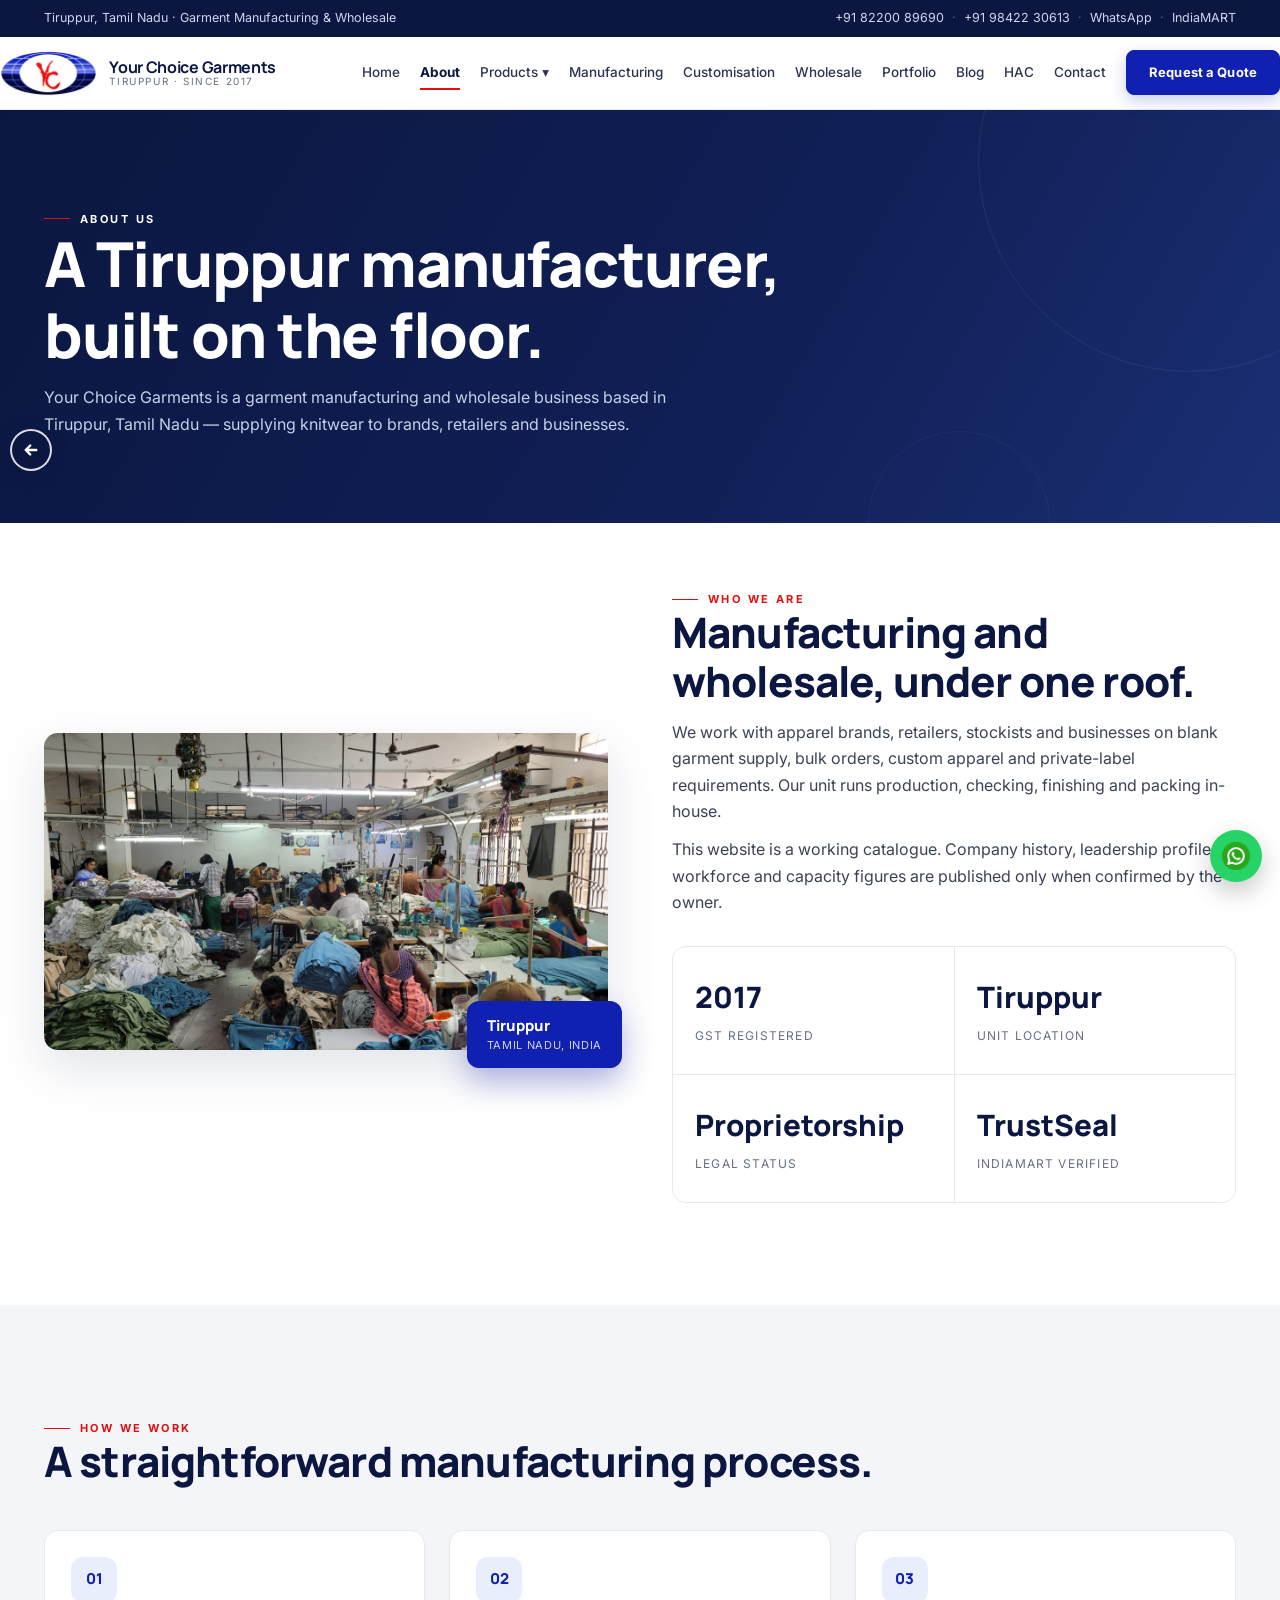
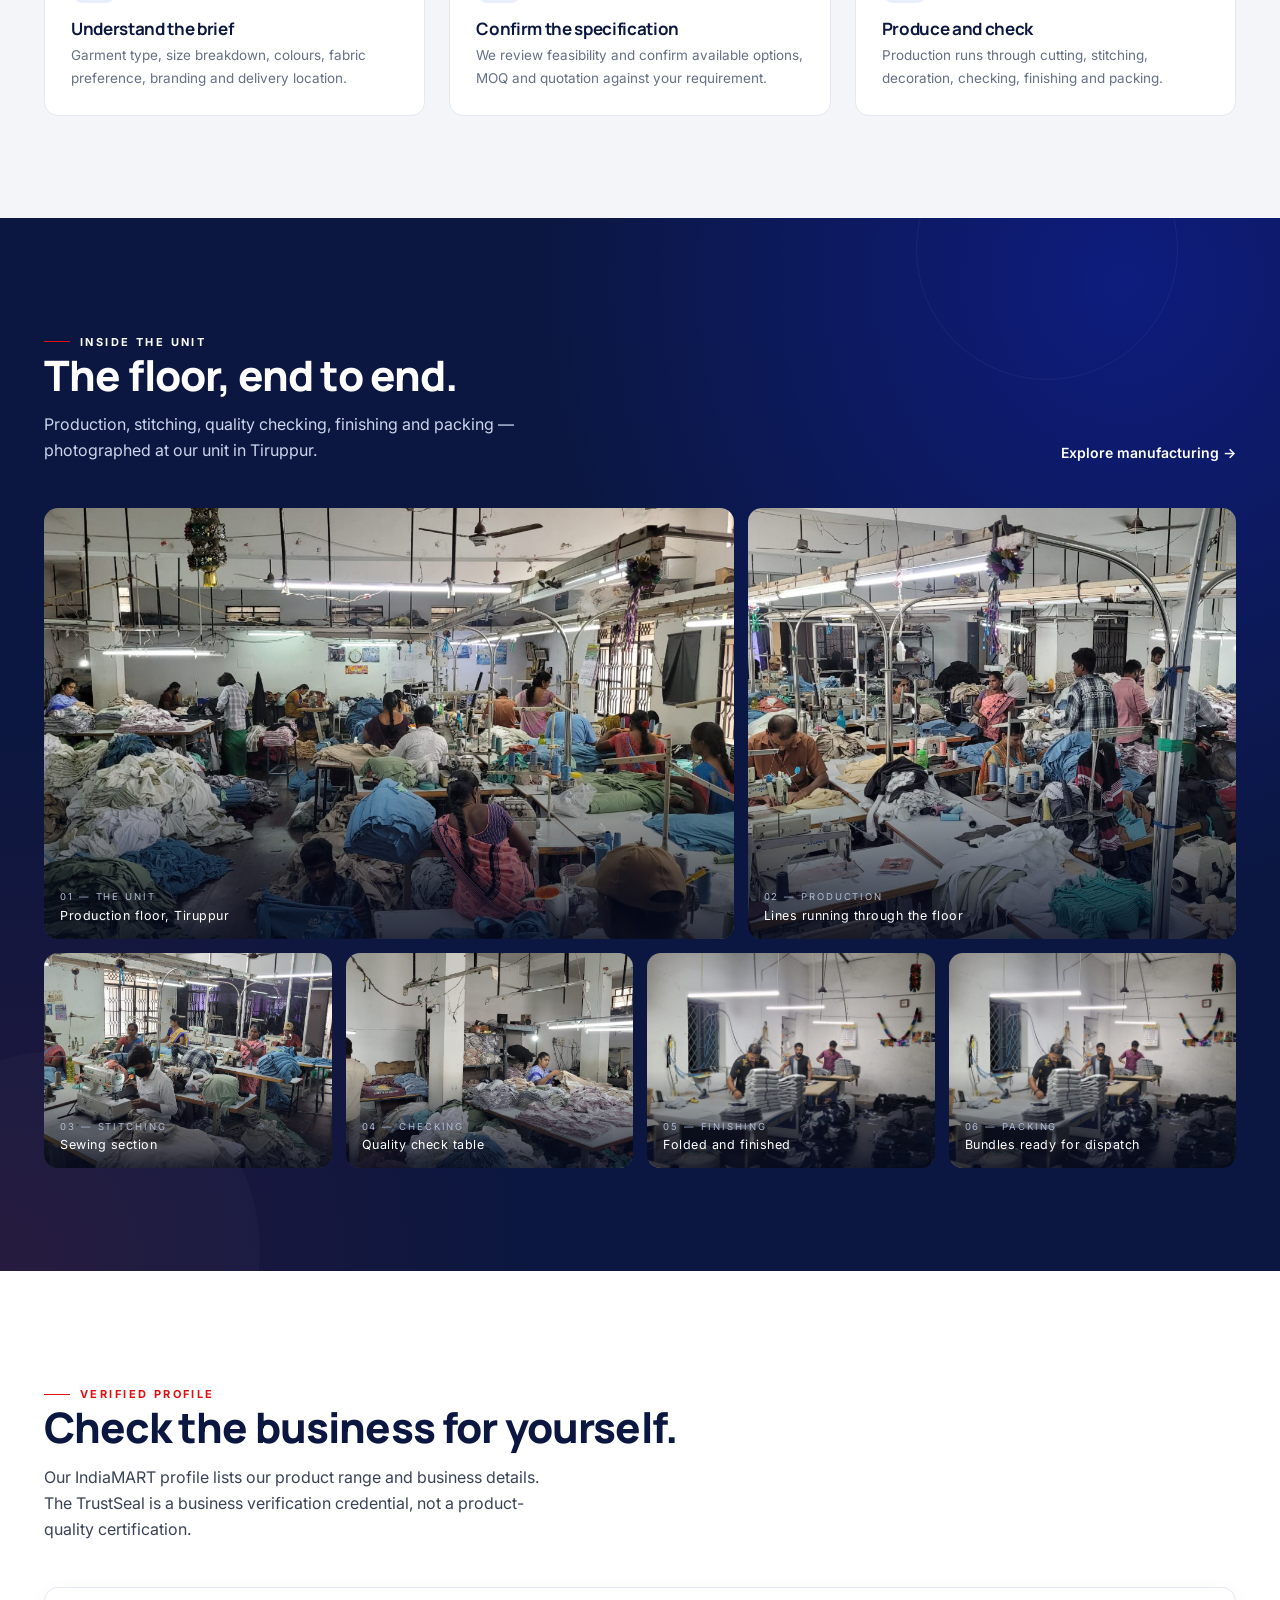
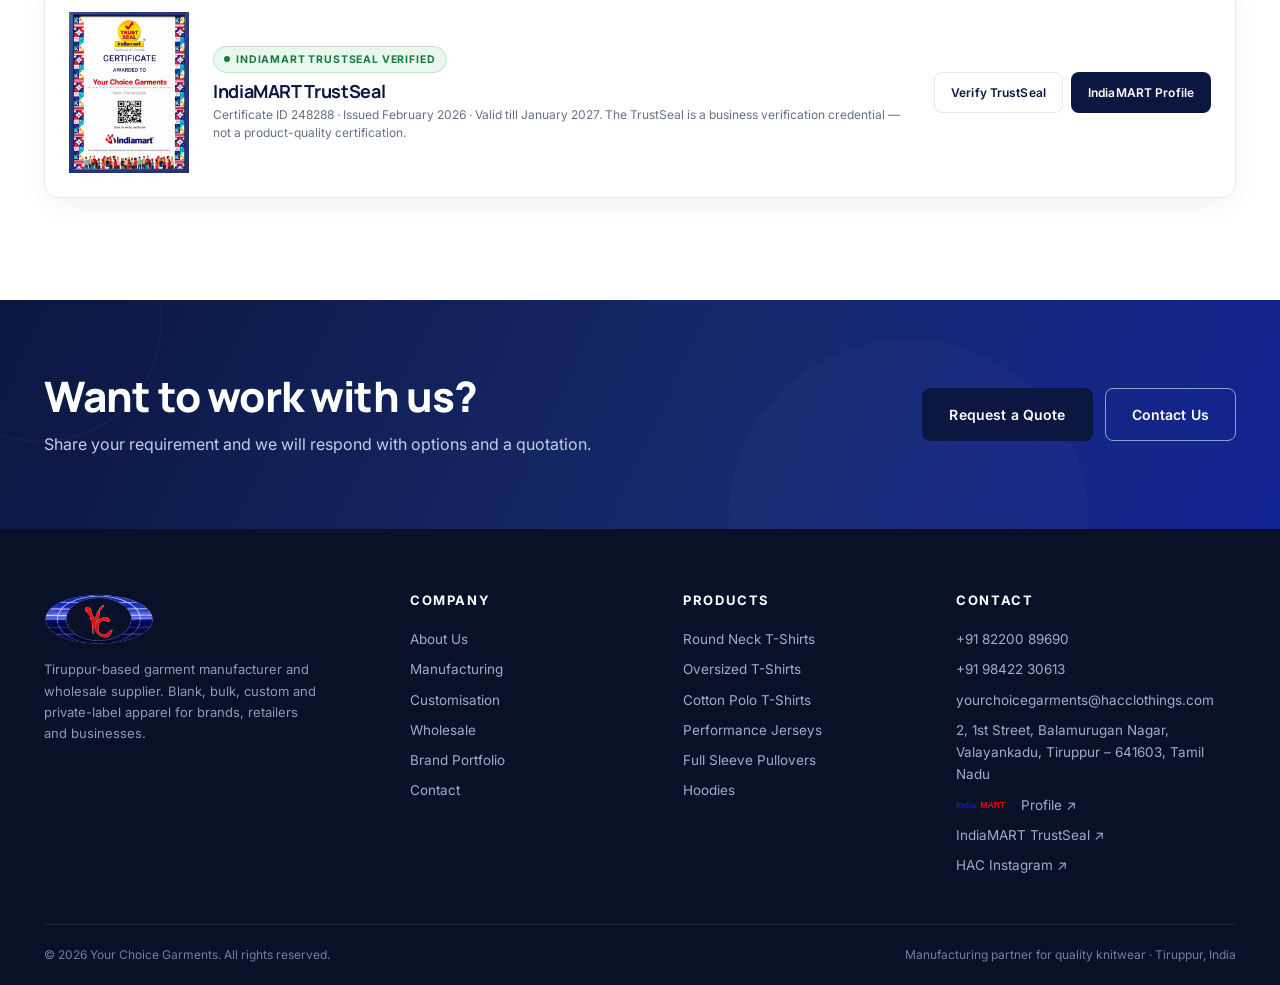
<file: about.html>
<!DOCTYPE html><html lang="en"><head>
<meta charset="UTF-8"><meta name="viewport" content="width=device-width,initial-scale=1">
<title>About — Your Choice Garments</title>
<meta name="description" content="Your Choice Garments is a Tiruppur-based garment manufacturer and wholesale supplier. Learn about our unit, business profile and verified credentials.">
<link rel="stylesheet" href="css/styles.css">
<link rel="stylesheet" href="css/im-trust.css">
<link rel="stylesheet" href="css/im-trust.css">
<script defer src="js/config.js"></script><script defer src="js/common.js"></script>
<link rel="preconnect" href="https://fonts.googleapis.com"><link rel="preconnect" href="https://fonts.gstatic.com" crossorigin>
<link href="https://fonts.googleapis.com/css2?family=Inter:wght@400;500;600&family=Manrope:wght@600;700;800&family=Cormorant+Garamond:ital,wght@0,500;0,600;1,500&display=swap" rel="stylesheet">
<link rel="icon" type="image/png" href="assets/brand/favicon.png"><link rel="apple-touch-icon" href="assets/brand/apple-touch-icon.png"><meta name="keywords" content="Tiruppur garment manufacturer, wholesale T-shirts Tiruppur, bulk apparel supplier, custom T-shirts, polo T-shirts, oversized T-shirts, hoodies, sweatshirts, private label garments, garment factory Tiruppur">
<meta name="robots" content="index,follow">
<link rel="canonical" href="https://your-choice-garments.vercel.app/about.html">
</head><body>
<div id="site-header"></div>
<section class="page-hero" data-deco="hero-about"><div class="container">
 <p class="eyebrow">About us</p>
 <h1>A Tiruppur manufacturer,<br>built on the floor.</h1>
 <p>Your Choice Garments is a garment manufacturing and wholesale business based in Tiruppur, Tamil Nadu — supplying knitwear to brands, retailers and businesses.</p>
</div></section>

<section class="section">
 <div class="container split">
  <div class="split-media"><img src="assets/manufacturing/production-floor/unit-overview.jpg" alt="Inside the Your Choice Garments unit"><div class="stamp">Tiruppur<small>Tamil Nadu, India</small></div></div>
  <div>
    <p class="eyebrow">Who we are</p>
    <h2>Manufacturing and wholesale, under one roof.</h2>
    <p style="margin-top:14px">We work with apparel brands, retailers, stockists and businesses on blank garment supply, bulk orders, custom apparel and private-label requirements. Our unit runs production, checking, finishing and packing in-house.</p>
    <p style="margin-top:12px">This website is a working catalogue. Company history, leadership profiles, workforce and capacity figures are published only when confirmed by the owner.</p>
    <div class="stats two on-light" style="margin-top:30px">
      <div class="stat"><b>2017</b><span>GST registered</span></div>
      <div class="stat"><b>Tiruppur</b><span>Unit location</span></div>
      <div class="stat"><b>Proprietorship</b><span>Legal status</span></div>
      <div class="stat"><b>TrustSeal</b><span>IndiaMART verified</span></div>
    </div>
  </div>
 </div>
</section>

<section class="section section-grey">
 <div class="container">
  <div class="section-head"><div><p class="eyebrow">How we work</p><h2>A straightforward manufacturing process.</h2></div></div>
  <div class="grid grid-3">
   <div class="icon-card card"><div class="ico">01</div><h3>Understand the brief</h3><p>Garment type, size breakdown, colours, fabric preference, branding and delivery location.</p></div>
   <div class="icon-card card"><div class="ico">02</div><h3>Confirm the specification</h3><p>We review feasibility and confirm available options, MOQ and quotation against your requirement.</p></div>
   <div class="icon-card card"><div class="ico">03</div><h3>Produce and check</h3><p>Production runs through cutting, stitching, decoration, checking, finishing and packing.</p></div>
  </div>
 </div>
</section>

<section class="section section-navy" data-deco="navy-about">
 <div class="container">
  <div class="section-head">
    <div>
      <p class="eyebrow" style="color:#fff">Inside the unit</p>
      <h2>The floor, end to end.</h2>
      <p style="color:#CBD5EC">Production, stitching, quality checking, finishing and packing — photographed at our unit in Tiruppur.</p>
    </div>
    <a href="manufacturing.html" style="color:#fff">Explore manufacturing →</a>
  </div>
  <div class="about-gallery">
    <figure>
      <img src="assets/manufacturing/production-floor/unit-overview.jpg" alt="Your Choice Garments production floor in Tiruppur — unit overview" loading="lazy">
      <figcaption><span>01 — The unit</span>Production floor, Tiruppur</figcaption>
    </figure>
    <figure>
      <img src="assets/manufacturing/production-floor/production-line.jpg" alt="Garment production line at the Your Choice Garments unit, Tiruppur" loading="lazy">
      <figcaption><span>02 — Production</span>Lines running through the floor</figcaption>
    </figure>
    <figure>
      <img src="assets/manufacturing/stitching/stitching-section.jpg" alt="Stitching section with sewing machine operators at the Tiruppur garment unit" loading="lazy">
      <figcaption><span>03 — Stitching</span>Sewing section</figcaption>
    </figure>
    <figure>
      <img src="assets/manufacturing/quality-check/quality-check.jpg" alt="Quality checking of garments at Your Choice Garments, Tiruppur" loading="lazy">
      <figcaption><span>04 — Checking</span>Quality check table</figcaption>
    </figure>
    <figure>
      <img src="assets/manufacturing/finishing/finishing-packing.jpg" alt="Finishing and packing of bulk garments at Your Choice Garments, Tiruppur" loading="lazy">
      <figcaption><span>05 — Finishing</span>Folded and finished</figcaption>
    </figure>
    <figure>
      <img src="assets/manufacturing/packing/packing.jpg" alt="Packed garment bundles ready for dispatch at the Tiruppur unit" loading="lazy">
      <figcaption><span>06 — Packing</span>Bundles ready for dispatch</figcaption>
    </figure>
  </div>
 </div>
</section>

<section class="section">
 <div class="container">
  <div class="section-head"><div><p class="eyebrow">Verified profile</p><h2>Check the business for yourself.</h2><p>Our IndiaMART profile lists our product range and business details. The TrustSeal is a business verification credential, not a product-quality certification.</p></div></div>
    <div class="im-trust">
    <img class="im-trust-logo" src="assets/brand/indiamart-trustseal.jpg" alt="IndiaMART TrustSeal certificate" loading="lazy">
    <div class="im-trust-content">
      <span class="im-trust-badge">IndiaMART TrustSeal Verified</span>
      <h3>IndiaMART TrustSeal</h3>
      <p>Certificate ID 248288 · Issued February 2026 · Valid till January 2027. The TrustSeal is a business verification credential — not a product-quality certification.</p>
    </div>
    <div class="im-trust-actions">
      <a class="btn btn-ghost btn-sm trust-link" href="https://www.indiamart.com/hacclothings/trustseal/" target="_blank" rel="noopener" data-mobile-img="assets/brand/indiamart-trustseal.jpg">Verify TrustSeal</a>
      <a class="btn btn-dark btn-sm" href="https://www.indiamart.com/yourchoicegarments/profile.html" target="_blank" rel="noopener">IndiaMART Profile</a>
    </div>
  </div></section>

<section class="cta-band" data-deco="cta-about"><div class="container">
 <div><h2>Want to work with us?</h2><p>Share your requirement and we will respond with options and a quotation.</p></div>
 <div class="ctas"><a class="btn btn-primary" href="wholesale.html">Request a Quote</a><a class="btn btn-outline" href="contact.html">Contact Us</a></div>
</div></section>
<div id="site-footer"></div>
</body></html>
</file>
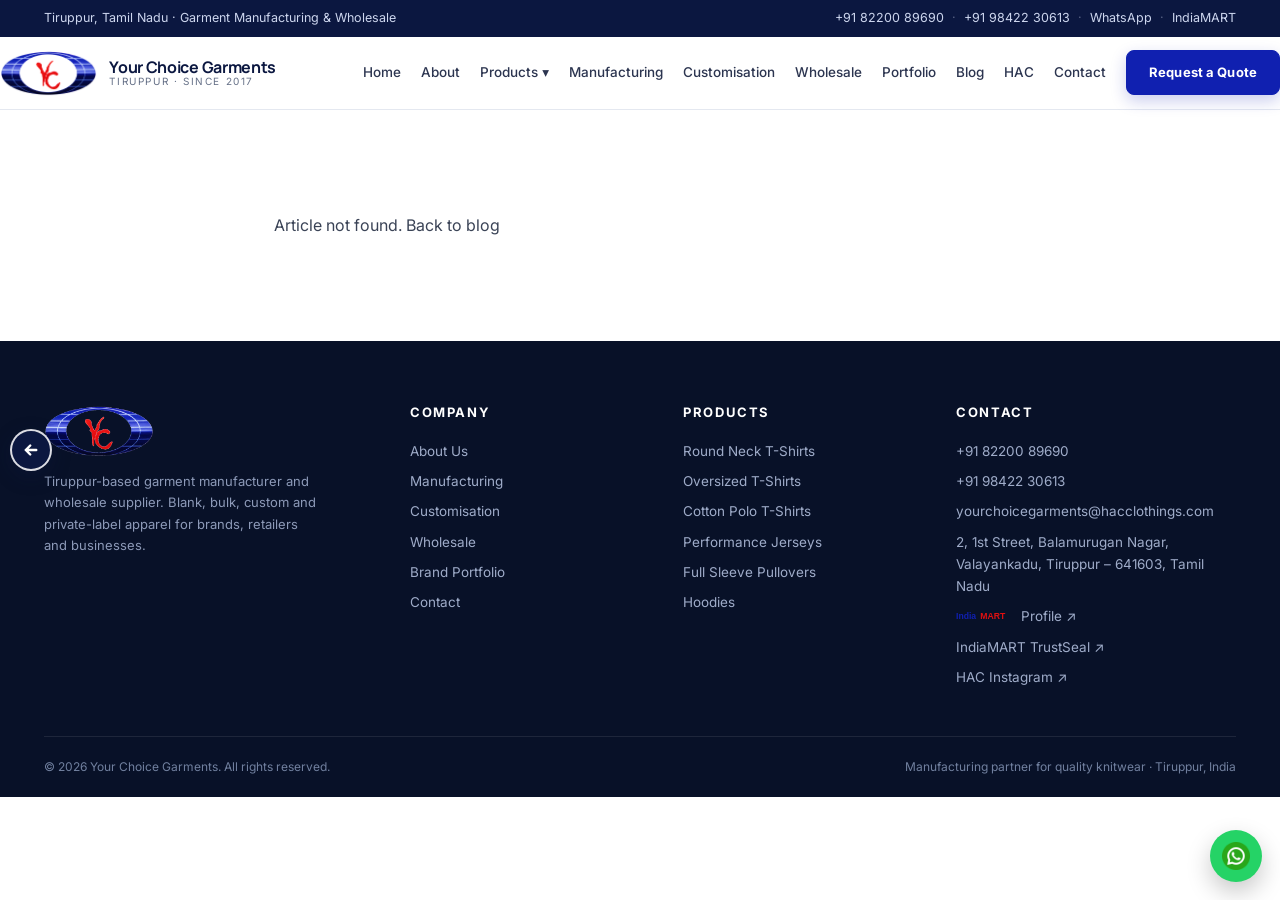
<file: blog-post.html>
<!DOCTYPE html><html lang="en"><head>
<meta charset="UTF-8"><meta name="viewport" content="width=device-width,initial-scale=1">
<title>Blog — Your Choice Garments</title>
<meta name="description" content="Article from Your Choice Garments blog on Tiruppur garment manufacturing and wholesale sourcing.">
<meta name="keywords" content="Tiruppur garment manufacturer, wholesale T-shirts Tiruppur, bulk apparel supplier, custom T-shirts, polo T-shirts, oversized T-shirts, hoodies, sweatshirts, private label garments, garment factory Tiruppur">
<meta name="robots" content="index,follow">
<link rel="canonical" href="https://your-choice-garments.vercel.app/blog-post.html">
<link rel="stylesheet" href="css/styles.css">
<script defer src="js/config.js"></script><script defer src="js/blog.js"></script><script defer src="js/common.js"></script>
<link rel="preconnect" href="https://fonts.googleapis.com"><link rel="preconnect" href="https://fonts.gstatic.com" crossorigin>
<link href="https://fonts.googleapis.com/css2?family=Inter:wght@400;500;600&family=Manrope:wght@600;700;800&family=Cormorant+Garamond:ital,wght@0,500;0,600;1,500&display=swap" rel="stylesheet">
<link rel="icon" type="image/png" href="assets/brand/favicon.png"><link rel="apple-touch-icon" href="assets/brand/apple-touch-icon.png">
</head><body>
<div id="site-header"></div>
<article class="section"><div class="container" style="max-width:780px" id="post"></div></article>
<section class="section section-grey" id="relatedSection" hidden><div class="container"><div class="section-head"><div><p class="eyebrow">Continue reading</p><h2>More articles</h2></div><a href="blog.html">All articles →</a></div><div class="product-grid" id="relatedGrid"></div></div></section>
<div id="site-footer"></div>
<script>
document.addEventListener('DOMContentLoaded',()=>{
 const id=new URLSearchParams(location.search).get('id');
 const b=window.BLOGS.find(x=>x.id===id);
 if(!b){document.getElementById('post').innerHTML='<p>Article not found. <a href="blog.html">Back to blog</a></p>';return;}
 document.title=b.title+' — Your Choice Garments';
 const desc=document.querySelector('meta[name="description"]'); if(desc) desc.content=b.excerpt+' Your Choice Garments, Tiruppur garment manufacturer.';
 const canon=document.querySelector('link[rel="canonical"]'); if(canon) canon.href='https://your-choice-garments.vercel.app/blog-post.html?id='+b.id;
 document.getElementById('post').innerHTML=`
  <p class="breadcrumb"><a href="index.html">Home</a> / <a href="blog.html">Blog</a> / ${b.title}</p>
  <img src="${b.img}" alt="${b.title} — Tiruppur garment manufacturing blog image" style="width:100%;border-radius:var(--radius);margin:18px 0;aspect-ratio:16/9;object-fit:cover">
  <p class="eyebrow">${b.date} · Your Choice Garments, Tiruppur</p>
  <h1 style="margin-top:10px">${b.title}</h1>
  <p style="margin-top:16px;font-size:17px;color:var(--muted);line-height:1.7">${b.excerpt}</p>
  <div style="margin-top:28px;font-size:16px;line-height:1.85;color:#3A4356">${b.content.split('\\n\\n').map(p=>`<p style="margin-bottom:18px">${p}</p>`).join('')}</div>
  <div style="margin-top:34px;padding-top:24px;border-top:1px solid var(--border);display:flex;gap:12px;flex-wrap:wrap">
    <a class="btn btn-dark" href="blog.html">← All articles</a>
    <a class="btn btn-primary" href="wholesale.html">Request a Quote</a>
    <a class="btn btn-wa" href="https://wa.me/918220089690?text=Hello%20Your%20Choice%20Garments%2C%20I%20read%20your%20article%20${encodeURIComponent(b.title)}%20and%20would%20like%20to%20enquire." target="_blank" rel="noopener">WhatsApp Us</a>
  </div>`;
 const rel=window.BLOGS.filter(x=>x.id!==b.id).slice(0,3);
 if(rel.length){document.getElementById('relatedSection').hidden=false;
  document.getElementById('relatedGrid').innerHTML=rel.map(r=>`<article class="pcard"><a class="thumb" href="blog-post.html?id=${r.id}"><img src="${r.img}" alt="${r.title} — Tiruppur garment blog" loading="lazy"></a><div class="body"><h3>${r.title}</h3><p style="font-size:12px;color:var(--muted)">${r.date}</p><p>${r.excerpt}</p><div class="actions"><a class="btn btn-ghost" href="blog-post.html?id=${r.id}">Read article</a></div></div></article>`).join('');}
});
</script>
</body></html>
</file>
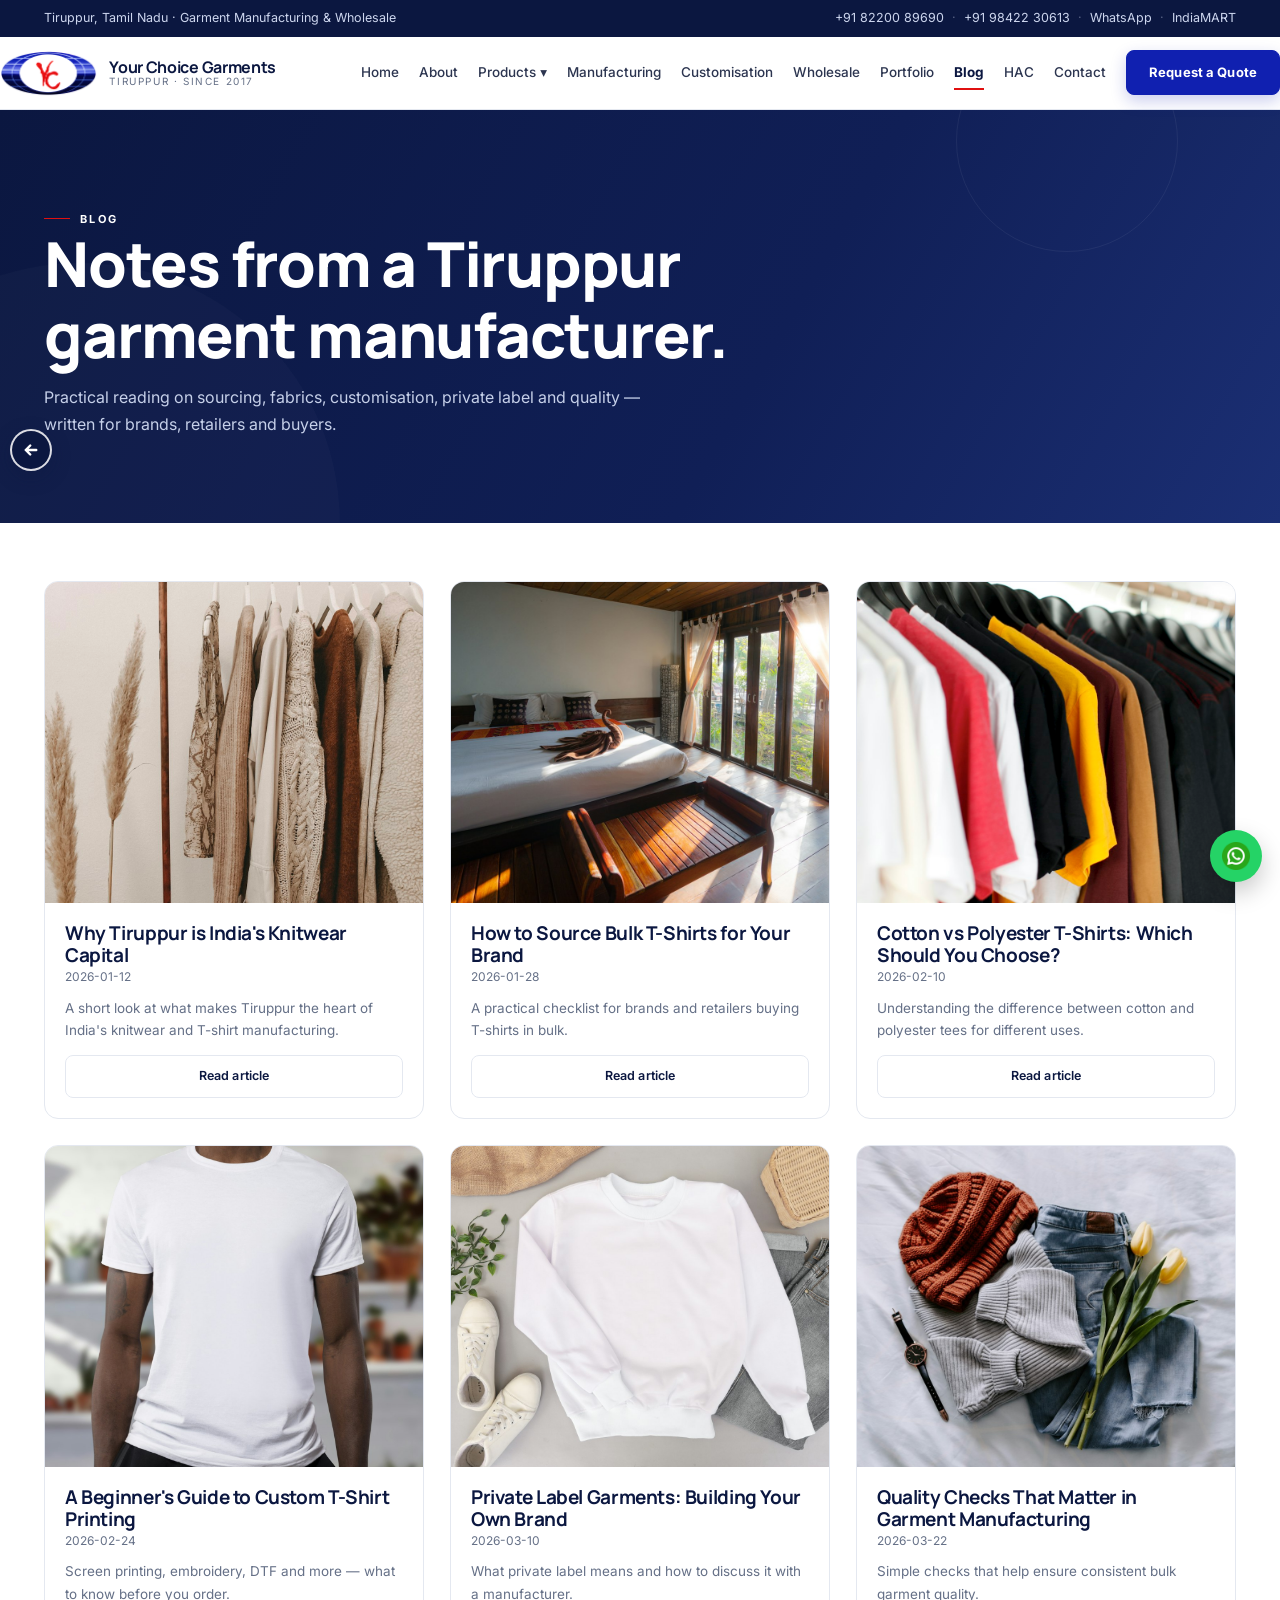
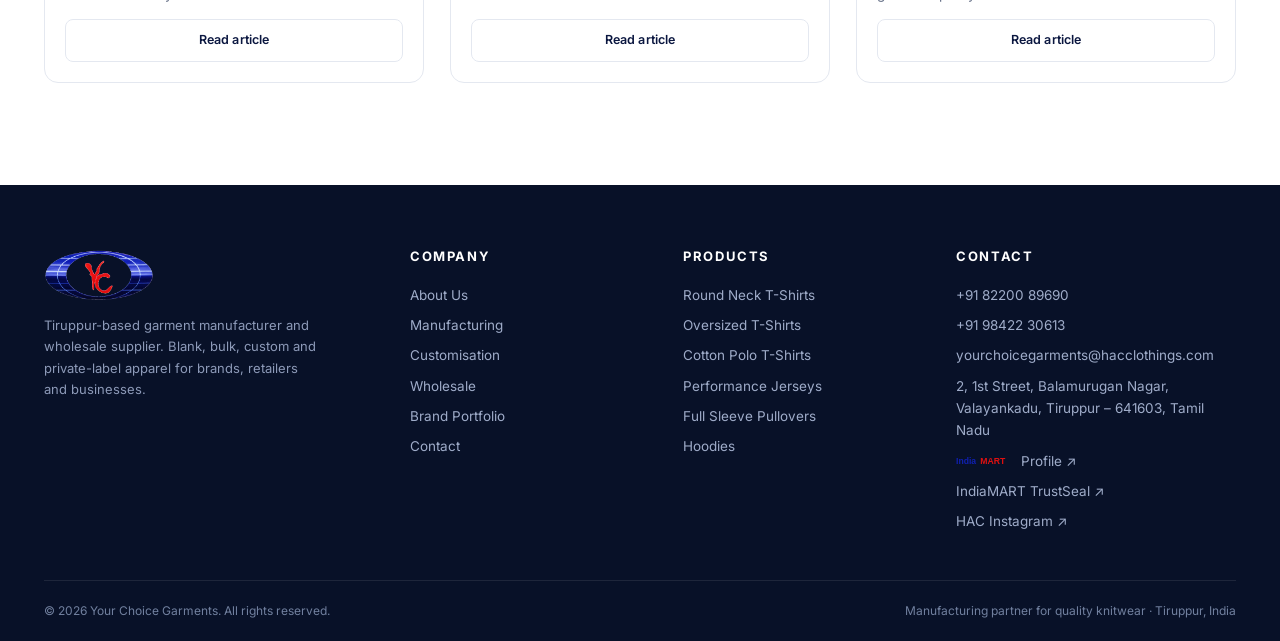
<file: blog.html>
<!DOCTYPE html><html lang="en"><head>
<meta charset="UTF-8"><meta name="viewport" content="width=device-width,initial-scale=1">
<title>Blog — Your Choice Garments</title>
<meta name="description" content="Articles on Tiruppur garment manufacturing, bulk T-shirt sourcing, fabrics, custom printing, private label and quality.">
<link rel="stylesheet" href="css/styles.css">
<script defer src="js/config.js"></script><script defer src="js/blog.js"></script><script defer src="js/common.js"></script>
<link rel="preconnect" href="https://fonts.googleapis.com"><link rel="preconnect" href="https://fonts.gstatic.com" crossorigin>
<link href="https://fonts.googleapis.com/css2?family=Inter:wght@400;500;600&family=Manrope:wght@600;700;800&family=Cormorant+Garamond:ital,wght@0,500;0,600;1,500&display=swap" rel="stylesheet">
<link rel="icon" type="image/png" href="assets/brand/favicon.png"><link rel="apple-touch-icon" href="assets/brand/apple-touch-icon.png">
<meta name="keywords" content="Tiruppur garment manufacturer, wholesale T-shirts Tiruppur, bulk apparel supplier, custom T-shirts, polo T-shirts, oversized T-shirts, hoodies, sweatshirts, private label garments, garment factory Tiruppur">
<meta name="robots" content="index,follow">
<link rel="canonical" href="https://your-choice-garments.vercel.app/blog.html">
</head><body>
<div id="site-header"></div>
<section class="page-hero" data-deco="hero-blog"><div class="container">
 <p class="eyebrow">Blog</p>
 <h1>Notes from a Tiruppur garment manufacturer.</h1>
 <p>Practical reading on sourcing, fabrics, customisation, private label and quality — written for brands, retailers and buyers.</p>
</div></section>
<section class="section">
 <div class="container">
  <div class="product-grid" id="blogGrid"></div>
 </div>
</section>
<div id="site-footer"></div>
<script>
document.addEventListener('DOMContentLoaded',()=>{
 document.getElementById('blogGrid').innerHTML=window.BLOGS.map(b=>`<article class="pcard">
  <a class="thumb" href="blog-post.html?id=${b.id}"><img src="${b.img}" alt="${b.title} — Your Choice Garments Tiruppur blog" loading="lazy"></a>
  <div class="body">
    <div><h3>${b.title}</h3><p style="font-size:12px;color:var(--muted)">${b.date}</p></div>
    <p>${b.excerpt}</p>
    <div class="actions"><a class="btn btn-ghost" href="blog-post.html?id=${b.id}">Read article</a></div>
  </div>
 </article>`).join('');
});
</script>
</body></html>
</file>
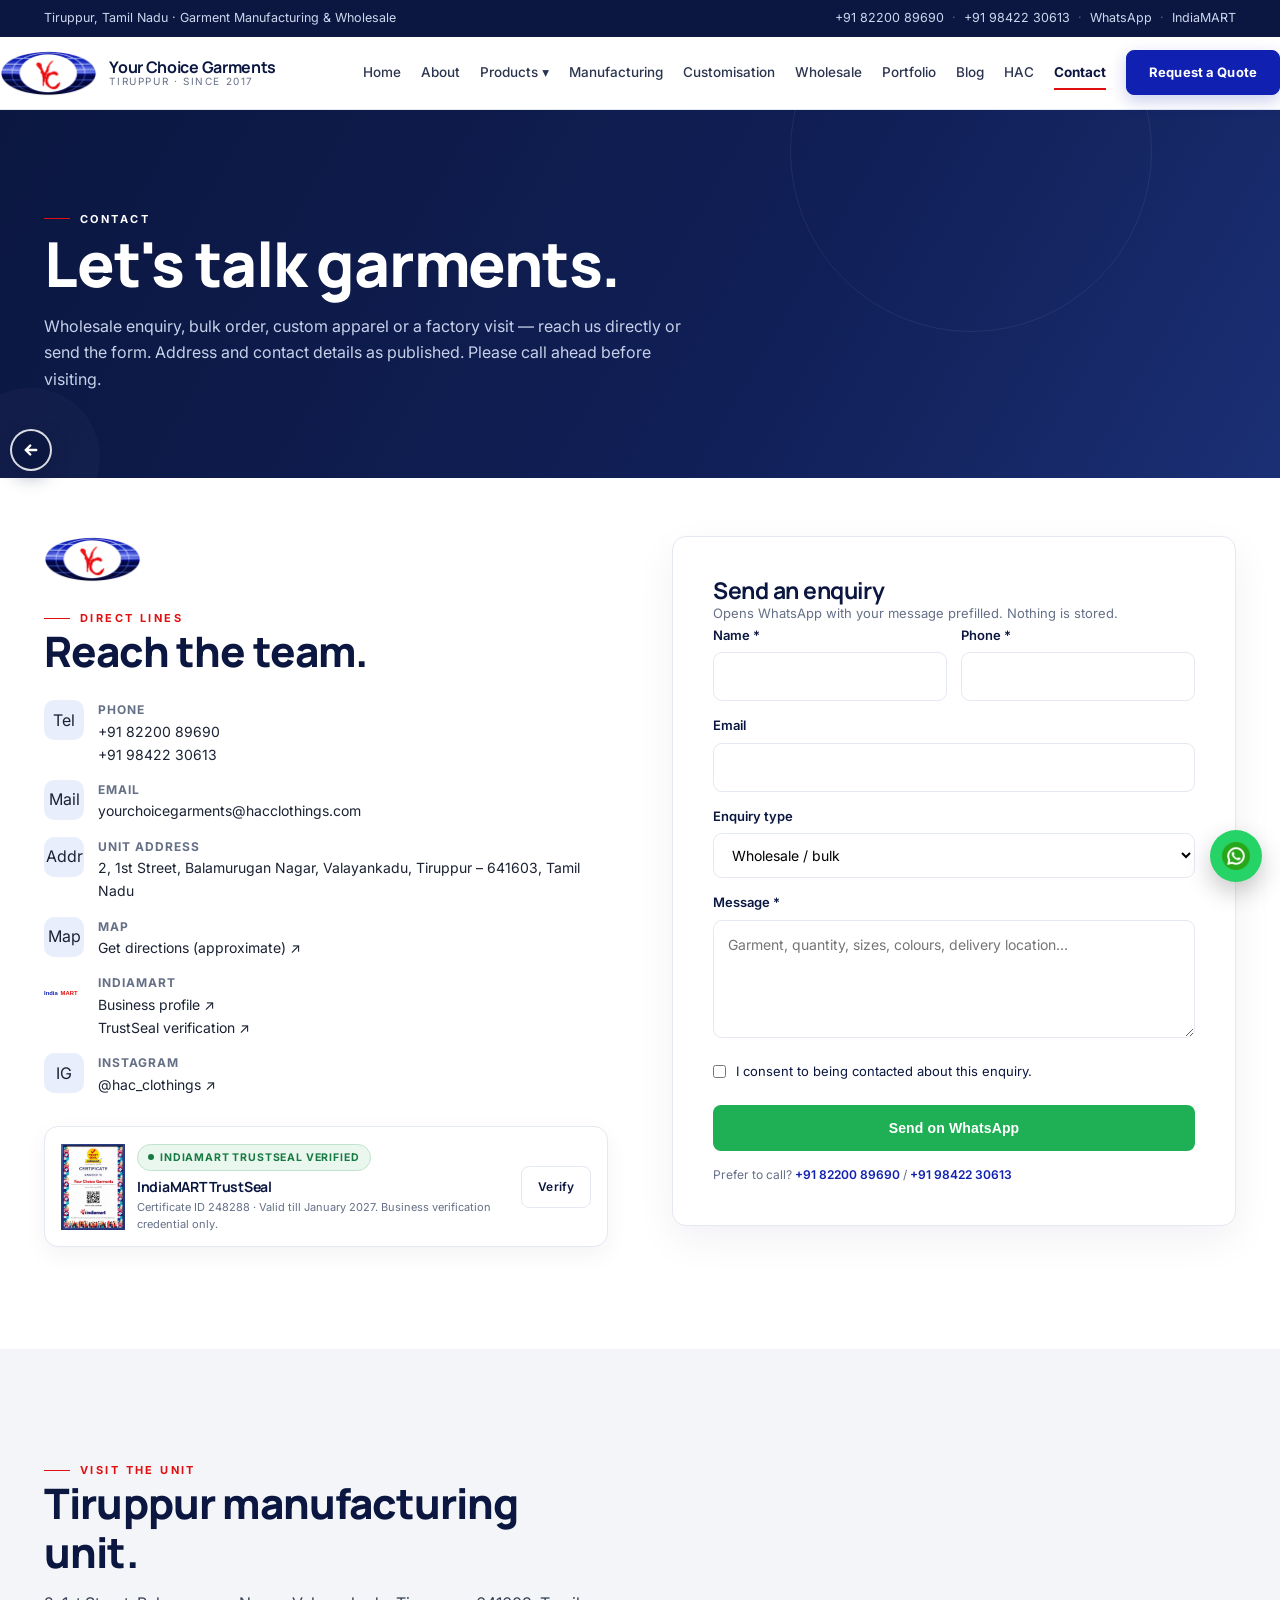
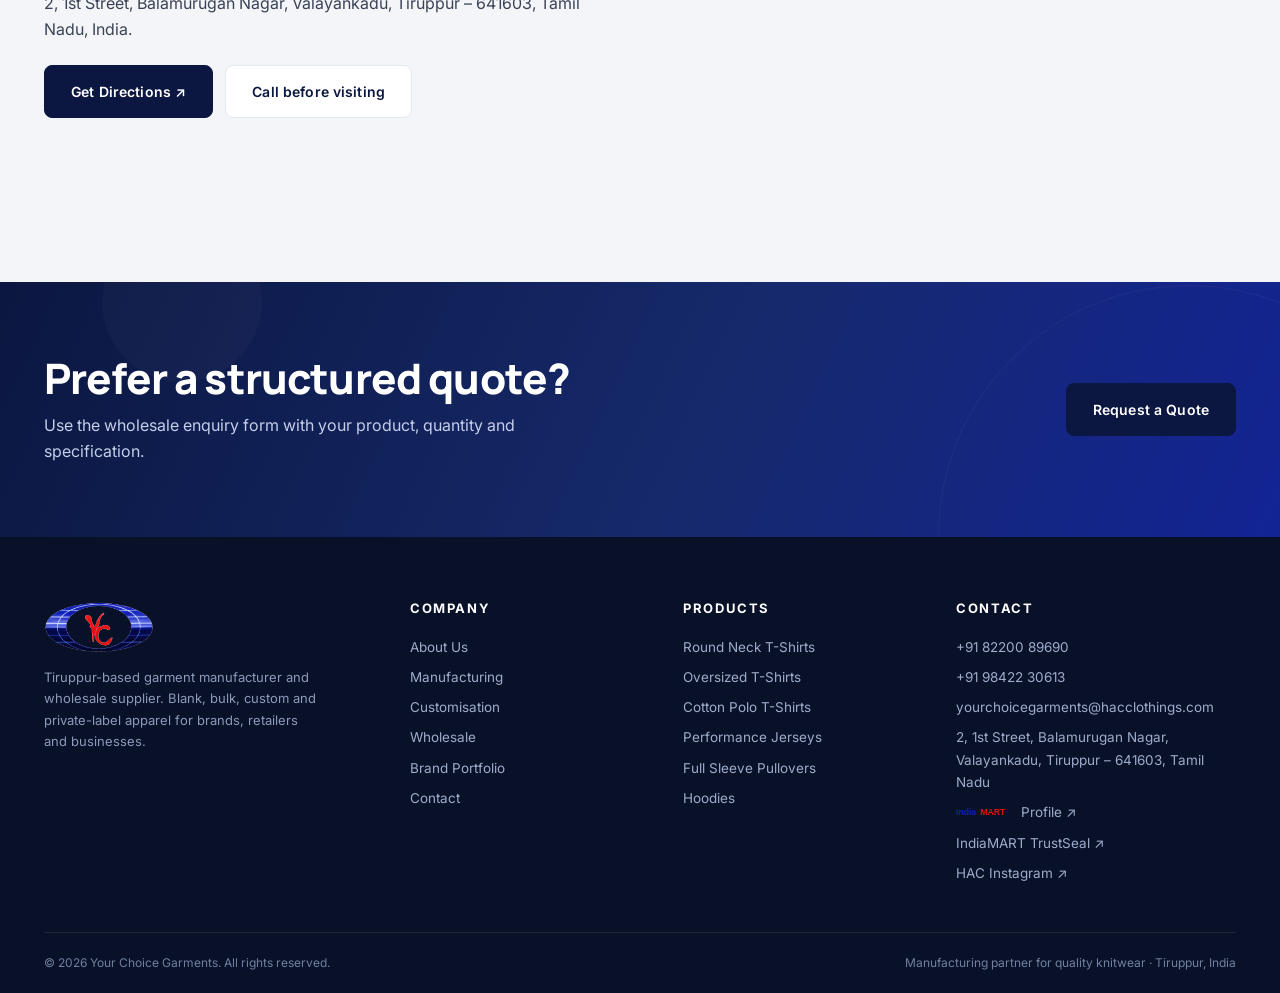
<file: contact.html>
<!DOCTYPE html><html lang="en"><head>
<meta charset="UTF-8"><meta name="viewport" content="width=device-width,initial-scale=1">
<title>Contact — Your Choice Garments</title>
<meta name="description" content="Contact Your Choice Garments, Tiruppur — phone, email, WhatsApp and wholesale enquiry form.">
<link rel="stylesheet" href="css/styles.css">
<link rel="stylesheet" href="css/im-trust.css">
<script defer src="js/config.js"></script><script defer src="js/common.js"></script>
<link rel="preconnect" href="https://fonts.googleapis.com"><link rel="preconnect" href="https://fonts.gstatic.com" crossorigin>
<link href="https://fonts.googleapis.com/css2?family=Inter:wght@400;500;600&family=Manrope:wght@600;700;800&family=Cormorant+Garamond:ital,wght@0,500;0,600;1,500&display=swap" rel="stylesheet">
<link rel="icon" type="image/png" href="assets/brand/favicon.png"><link rel="apple-touch-icon" href="assets/brand/apple-touch-icon.png">
<meta name="keywords" content="Tiruppur garment manufacturer, wholesale T-shirts Tiruppur, bulk apparel supplier, custom T-shirts, polo T-shirts, oversized T-shirts, hoodies, sweatshirts, private label garments, garment factory Tiruppur">
<meta name="robots" content="index,follow">
<link rel="canonical" href="https://your-choice-garments.vercel.app/contact.html">
</head><body>
<div id="site-header"></div>
<section class="page-hero" data-deco="hero-contact"><div class="container">
 <p class="eyebrow">Contact</p>
 <h1>Let's talk garments.</h1>
 <p>Wholesale enquiry, bulk order, custom apparel or a factory visit — reach us directly or send the form. Address and contact details as published. Please call ahead before visiting.</p>
</div></section>

<section class="section">
 <div class="container split" style="align-items:start">
  <div>
    <img src="assets/brand/your-choice-garments-logo-transparent.png" alt="Your Choice Garments logo" style="height:46px;margin-bottom:18px">
    <p class="eyebrow">Direct lines</p>
    <h2>Reach the team.</h2>
    <ul class="contact-list" style="margin-top:24px">
      <li><span class="ico">Tel</span><div><b>Phone</b><a href="tel:+918220089690">+91 82200 89690</a><br><a href="tel:+919842230613">+91 98422 30613</a></div></li>
      <li><span class="ico">Mail</span><div><b>Email</b><a href="mailto:yourchoicegarments@hacclothings.com">yourchoicegarments@hacclothings.com</a></div></li>
      <li><span class="ico">Addr</span><div><b>Unit address</b>2, 1st Street, Balamurugan Nagar, Valayankadu, Tiruppur – 641603, Tamil Nadu</div></li>
      <li><span class="ico">Map</span><div><b>Map</b><a href="https://www.google.com/maps/dir/?api=1&destination=11.1187068,77.3221267" target="_blank" rel="noopener">Get directions (approximate) ↗</a></div></li>
      <li><span class="ico" style="background:none;padding:0"><img src="assets/brands/indiamart.svg" alt="IndiaMART" style="height:18px;width:auto"></span><div><b>IndiaMART</b><a href="https://www.indiamart.com/yourchoicegarments/profile.html" target="_blank" rel="noopener">Business profile ↗</a><br><a class="trust-link" href="https://www.indiamart.com/hacclothings/trustseal/" target="_blank" rel="noopener" data-mobile-img="assets/brand/indiamart-trustseal.jpg">TrustSeal verification ↗</a></div></li>
      <li><span class="ico">IG</span><div><b>Instagram</b><a href="https://www.instagram.com/hac_clothings/" target="_blank" rel="noopener">@hac_clothings ↗</a></div></li>
    </ul>
    <div class="im-trust im-trust-compact" style="margin-top:30px">
      <img class="im-trust-logo" src="assets/brand/indiamart-trustseal.jpg" alt="IndiaMART TrustSeal" loading="lazy">
      <div class="im-trust-content">
        <span class="im-trust-badge">IndiaMART TrustSeal Verified</span>
        <h3>IndiaMART TrustSeal</h3>
        <p>Certificate ID 248288 · Valid till January 2027. Business verification credential only.</p>
      </div>
      <div class="im-trust-actions">
        <a class="btn btn-ghost btn-sm trust-link" href="https://www.indiamart.com/hacclothings/trustseal/" target="_blank" rel="noopener" data-mobile-img="assets/brand/indiamart-trustseal.jpg">Verify</a>
      </div>
    </div>
  </div>
  <div class="form-card">
    <h3>Send an enquiry</h3>
    <p style="font-size:13px;color:var(--muted)">Opens WhatsApp with your message prefilled. Nothing is stored.</p>
    <form id="cform">
      <div class="row"><div><label for="cname">Name *</label><input id="cname" required name="name"></div><div><label for="cphone">Phone *</label><input id="cphone" required name="phone"></div></div>
      <label for="cemail">Email</label><input id="cemail" type="email" name="email">
      <label for="csubject">Enquiry type</label><select id="csubject" name="subject"><option>Wholesale / bulk</option><option>Custom apparel</option><option>Private label</option><option>Store / single piece</option><option>Other</option></select>
      <label for="cmsg">Message *</label><textarea id="cmsg" required name="msg" rows="4" placeholder="Garment, quantity, sizes, colours, delivery location…"></textarea>
      <label class="consent"><input type="checkbox" required> I consent to being contacted about this enquiry.</label>
      <button class="btn btn-wa" type="submit" style="width:100%;margin-top:16px">Send on WhatsApp</button>
      <p class="form-note">Prefer to call? <a href="tel:+918220089690" style="color:var(--blue);font-weight:600">+91 82200 89690</a> / <a href="tel:+919842230613" style="color:var(--blue);font-weight:600">+91 98422 30613</a></p>
    </form>
  </div>
 </div>
</section>

<section class="section section-grey">
 <div class="container split" style="align-items:start">
  <div>
    <p class="eyebrow">Visit the unit</p>
    <h2>Tiruppur manufacturing unit.</h2>
    <p style="margin-top:14px">2, 1st Street, Balamurugan Nagar, Valayankadu, Tiruppur – 641603, Tamil Nadu, India.</p>
    <div style="display:flex;gap:12px;flex-wrap:wrap;margin-top:22px">
      <a class="btn btn-primary" href="https://www.google.com/maps/dir/?api=1&destination=11.1187068,77.3221267" target="_blank" rel="noopener">Get Directions ↗</a>
      <a class="btn btn-ghost" href="tel:+918220089690">Call before visiting</a>
    </div>
  </div>
  <div class="split-media">
    <iframe title="Your Choice Garments location" src="https://www.google.com/maps?q=11.1187068,77.3221267&z=15&output=embed" style="width:100%;height:320px;border:0;border-radius:var(--radius)" loading="lazy" referrerpolicy="no-referrer-when-downgrade"></iframe>
  </div>
 </div>
</section>

<section class="cta-band" data-deco="cta-contact"><div class="container">
 <div><h2>Prefer a structured quote?</h2><p>Use the wholesale enquiry form with your product, quantity and specification.</p></div>
 <div class="ctas"><a class="btn btn-primary" href="wholesale.html">Request a Quote</a></div>
</div></section>
<div id="site-footer"></div>
<script>
document.getElementById('cform').addEventListener('submit',e=>{
 e.preventDefault(); const f=new FormData(e.target);
 window.open(waLink(`Hello Your Choice Garments,\n\nContact Enquiry\nName: ${f.get('name')}\nPhone: ${f.get('phone')}\nEmail: ${f.get('email')}\nType: ${f.get('subject')}\nMessage: ${f.get('msg')}`),'_blank');
});
</script>
</body></html>
</file>
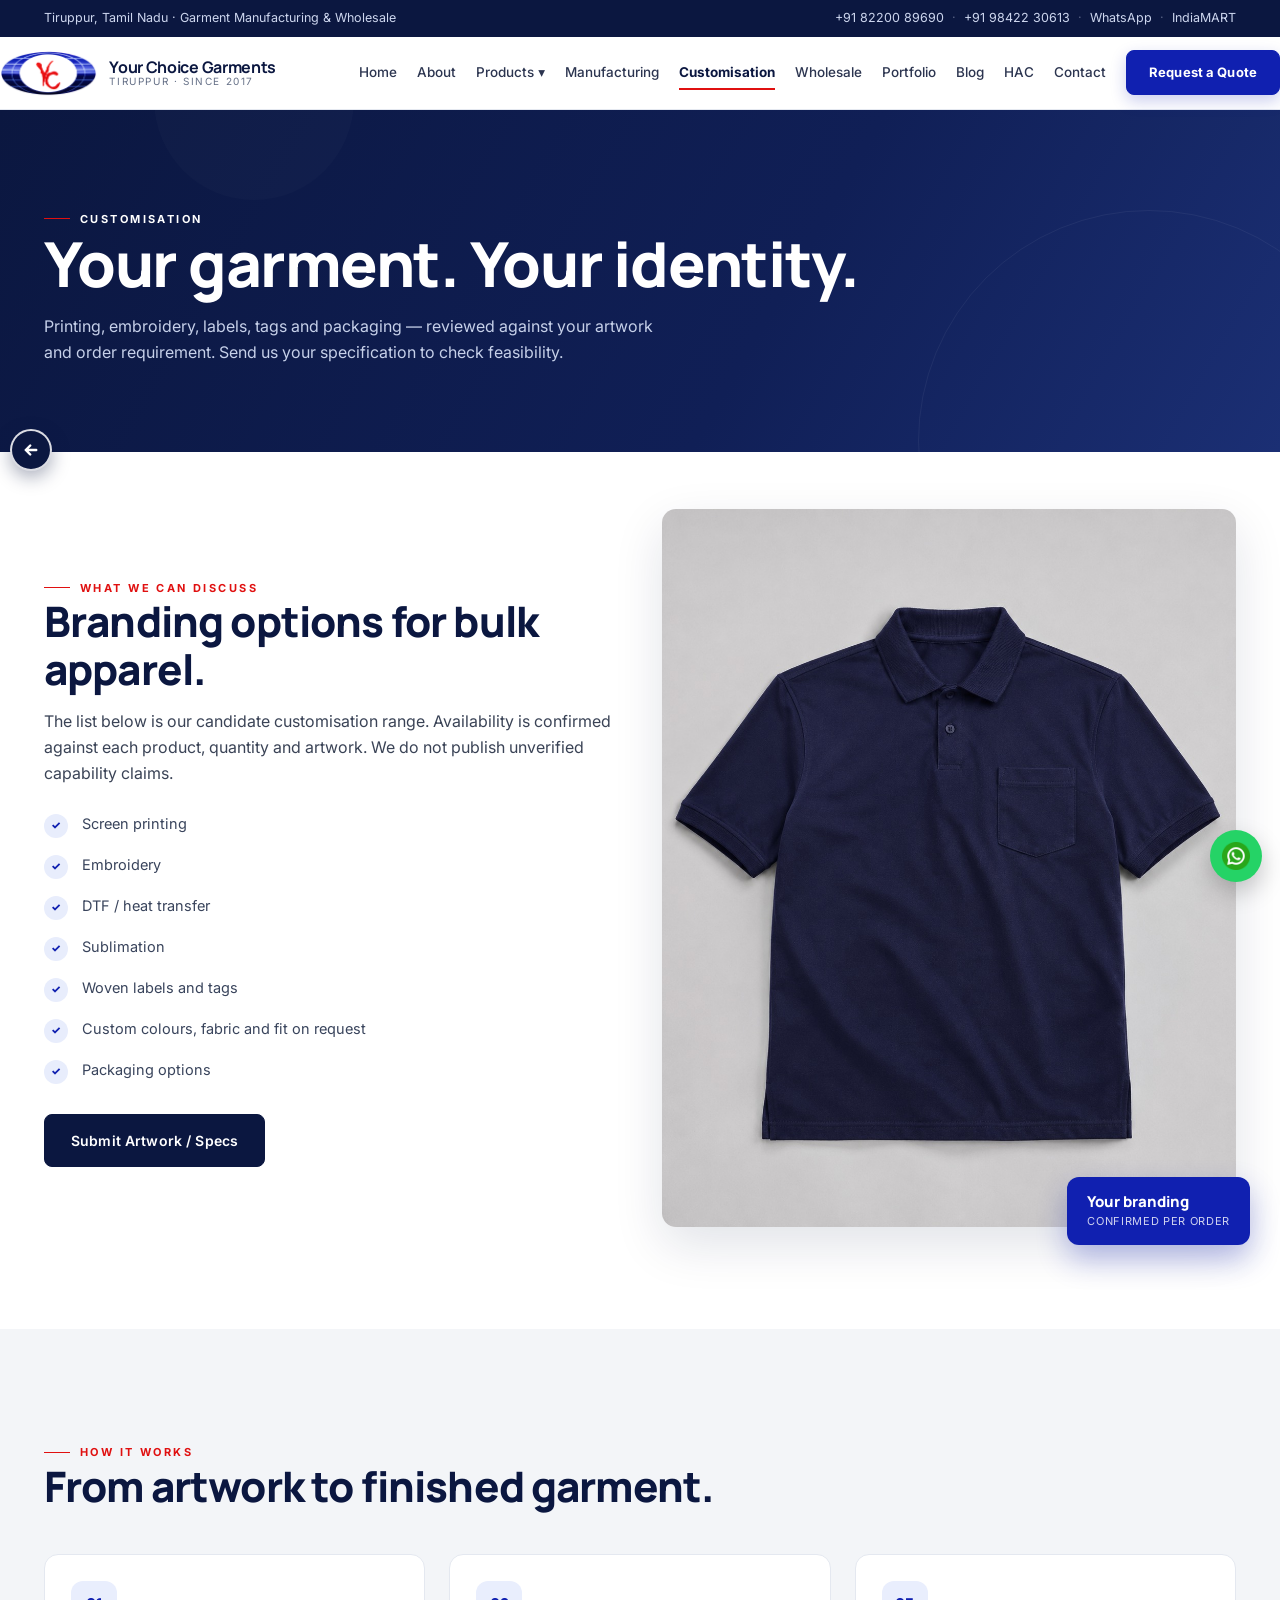
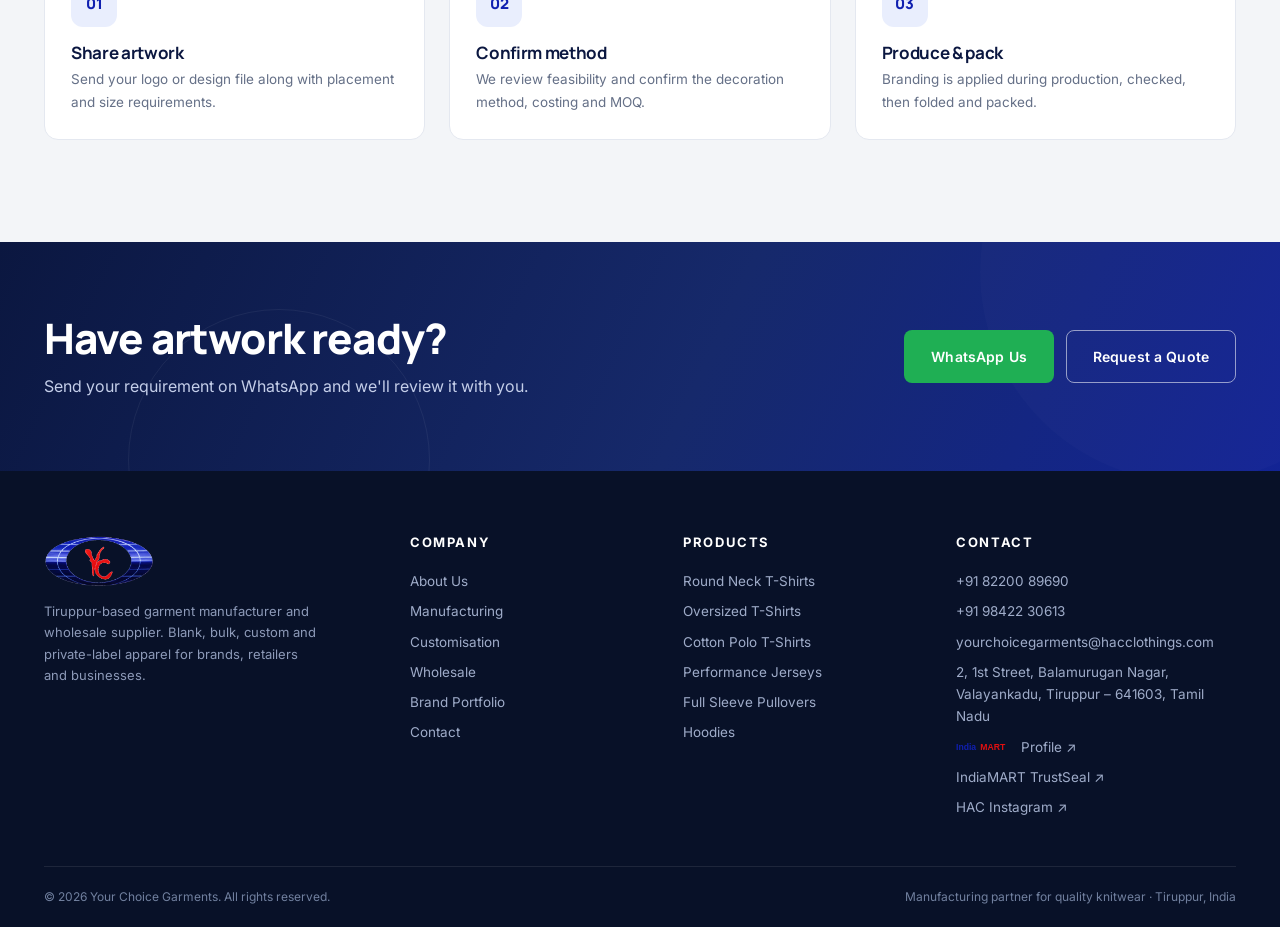
<file: customisation.html>
<!DOCTYPE html><html lang="en"><head>
<meta charset="UTF-8"><meta name="viewport" content="width=device-width,initial-scale=1">
<title>Customisation — Your Choice Garments</title>
<meta name="description" content="Custom apparel, printing, embroidery, labels and branding for wholesale orders. Your Choice Garments, Tiruppur.">
<link rel="stylesheet" href="css/styles.css">
<script defer src="js/config.js"></script><script defer src="js/common.js"></script>
<link rel="preconnect" href="https://fonts.googleapis.com"><link rel="preconnect" href="https://fonts.gstatic.com" crossorigin>
<link href="https://fonts.googleapis.com/css2?family=Inter:wght@400;500;600&family=Manrope:wght@600;700;800&family=Cormorant+Garamond:ital,wght@0,500;0,600;1,500&display=swap" rel="stylesheet">
<link rel="icon" type="image/png" href="assets/brand/favicon.png"><link rel="apple-touch-icon" href="assets/brand/apple-touch-icon.png"><meta name="keywords" content="Tiruppur garment manufacturer, wholesale T-shirts Tiruppur, bulk apparel supplier, custom T-shirts, polo T-shirts, oversized T-shirts, hoodies, sweatshirts, private label garments, garment factory Tiruppur">
<meta name="robots" content="index,follow">
<link rel="canonical" href="https://your-choice-garments.vercel.app/customisation.html">
</head><body>
<div id="site-header"></div>
<section class="page-hero" data-deco="hero-custom"><div class="container">
 <p class="eyebrow">Customisation</p>
 <h1>Your garment. Your identity.</h1>
 <p>Printing, embroidery, labels, tags and packaging — reviewed against your artwork and order requirement. Send us your specification to check feasibility.</p>
</div></section>

<section class="section">
 <div class="container grid grid-2" style="gap:44px;align-items:center">
  <div>
    <p class="eyebrow">What we can discuss</p>
    <h2>Branding options for bulk apparel.</h2>
    <p style="margin-top:14px">The list below is our candidate customisation range. Availability is confirmed against each product, quantity and artwork. We do not publish unverified capability claims.</p>
    <ul class="ticks">
      <li>Screen printing</li>
      <li>Embroidery</li>
      <li>DTF / heat transfer</li>
      <li>Sublimation</li>
      <li>Woven labels and tags</li>
      <li>Custom colours, fabric and fit on request</li>
      <li>Packaging options</li>
    </ul>
    <a class="btn btn-primary" href="wholesale.html">Submit Artwork / Specs</a>
  </div>
  <div class="split-media"><img src="assets/products/polo/polo-tee-navy-pocket.jpg" alt="Custom branded polo T-shirt example"><div class="stamp">Your branding<small>Confirmed per order</small></div></div>
 </div>
</section>

<section class="section section-grey">
 <div class="container">
  <div class="section-head"><div><p class="eyebrow">How it works</p><h2>From artwork to finished garment.</h2></div></div>
  <div class="grid grid-3">
   <div class="card icon-card"><div class="ico">01</div><h3>Share artwork</h3><p>Send your logo or design file along with placement and size requirements.</p></div>
   <div class="card icon-card"><div class="ico">02</div><h3>Confirm method</h3><p>We review feasibility and confirm the decoration method, costing and MOQ.</p></div>
   <div class="card icon-card"><div class="ico">03</div><h3>Produce & pack</h3><p>Branding is applied during production, checked, then folded and packed.</p></div>
  </div>
 </div>
</section>

<section class="cta-band" data-deco="cta-custom"><div class="container">
 <div><h2>Have artwork ready?</h2><p>Send your requirement on WhatsApp and we'll review it with you.</p></div>
 <div class="ctas"><a class="btn btn-wa" href="https://wa.me/918220089690?text=Hello%20Your%20Choice%20Garments%2C%20I%20have%20a%20customisation%20requirement." target="_blank" rel="noopener">WhatsApp Us</a><a class="btn btn-outline" href="wholesale.html">Request a Quote</a></div>
</div></section>
<div id="site-footer"></div>
</body></html>
</file>
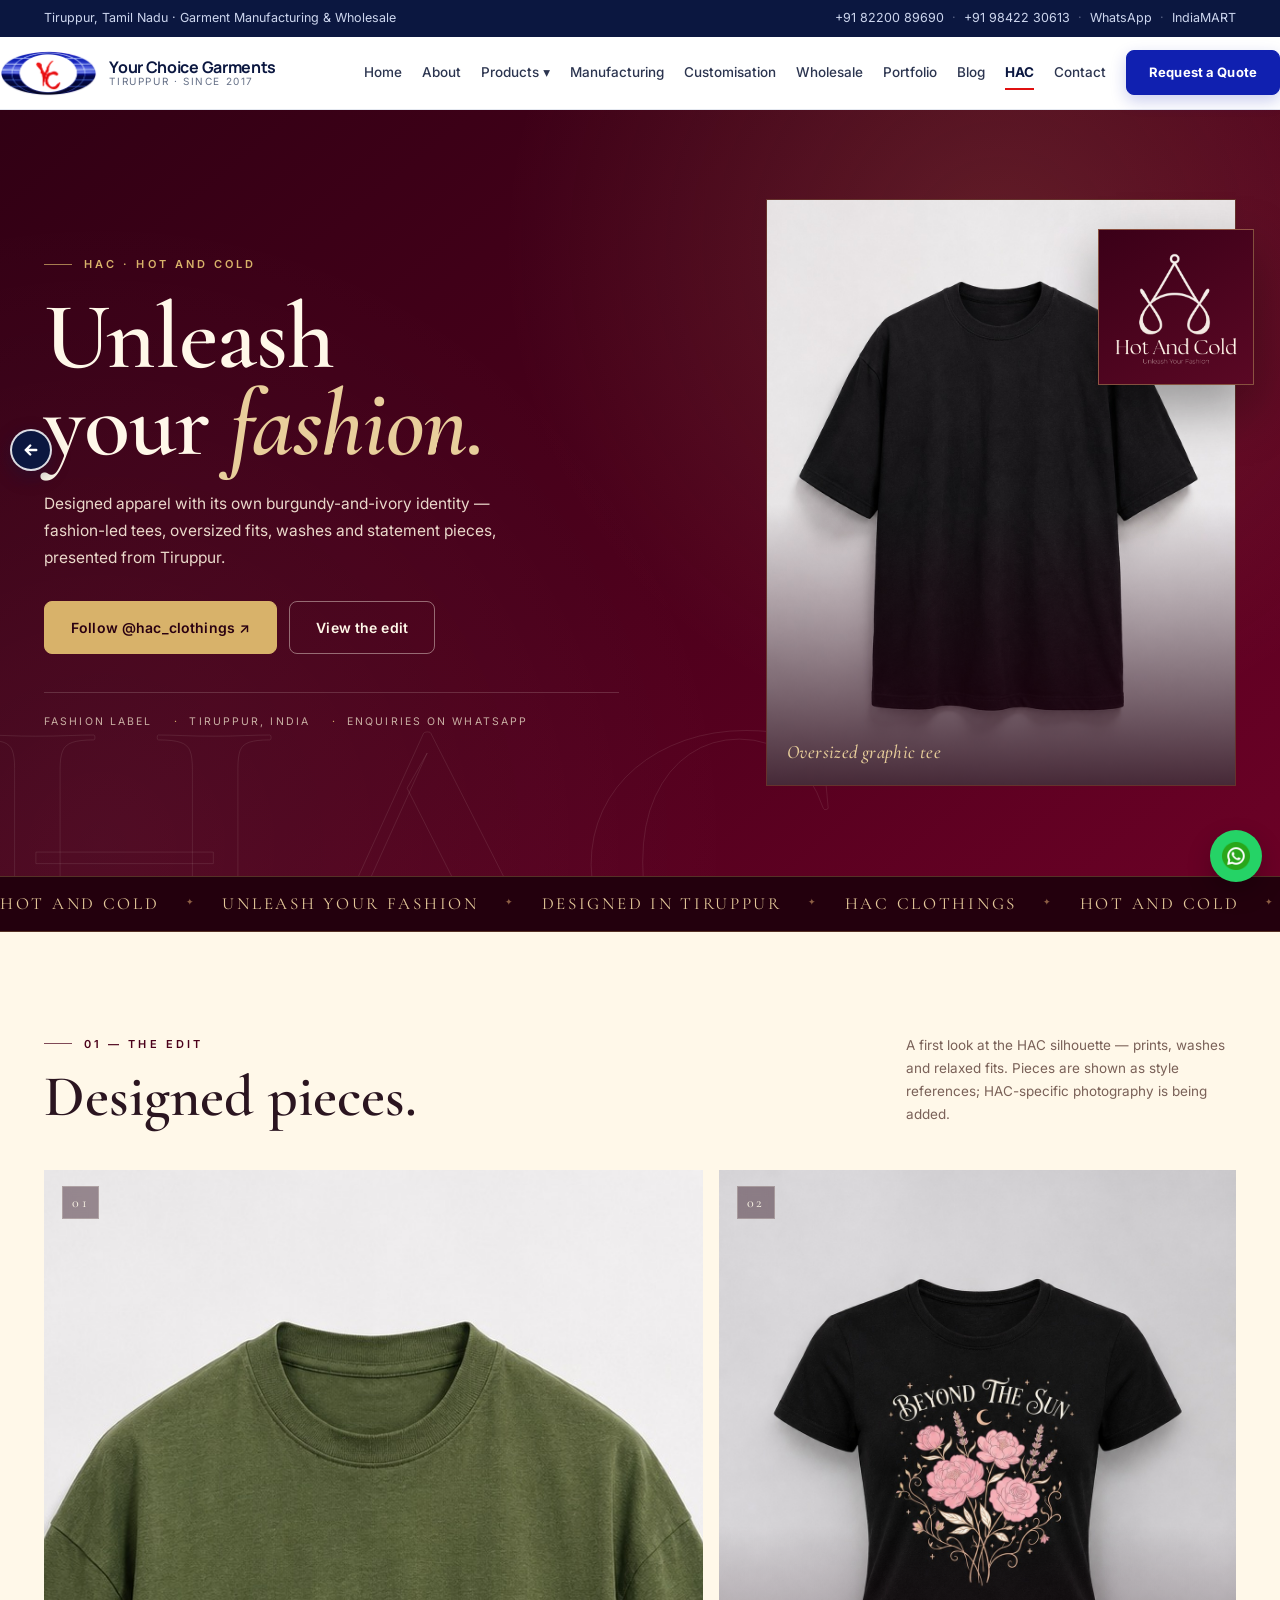
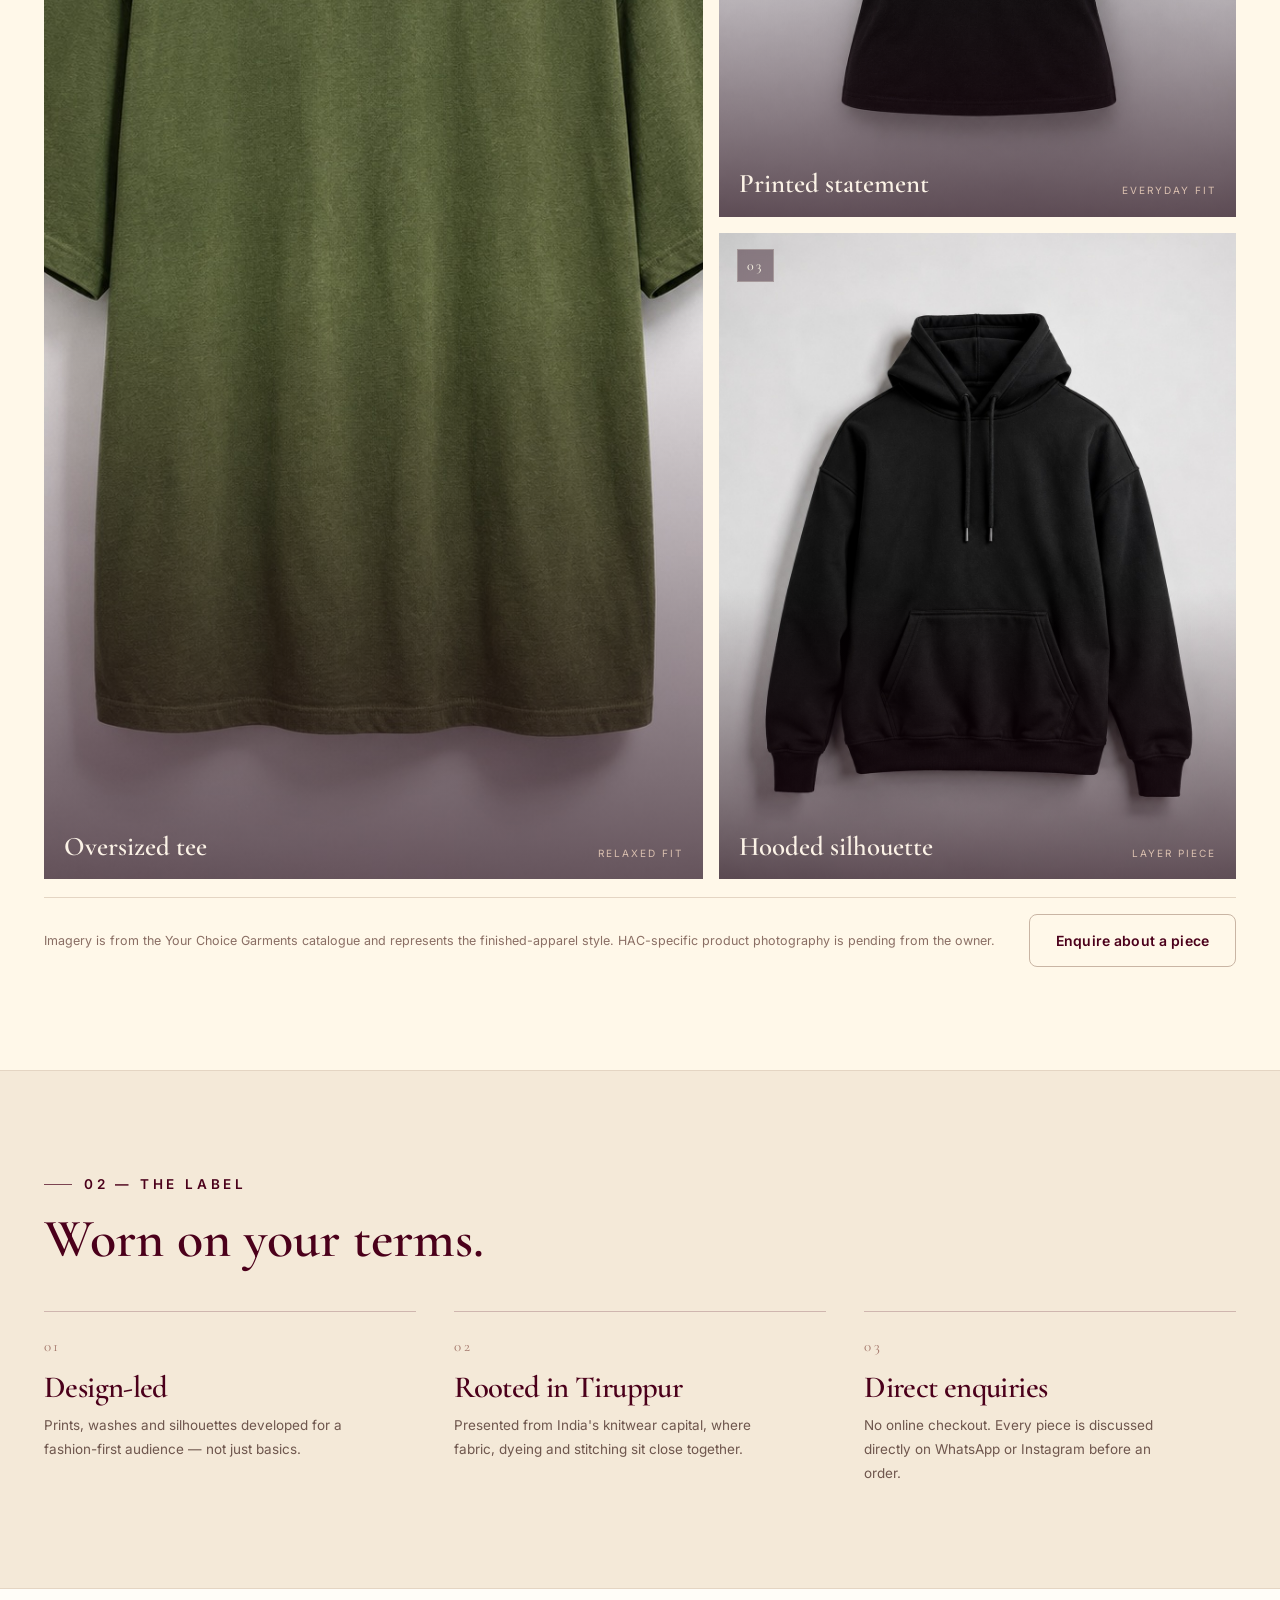
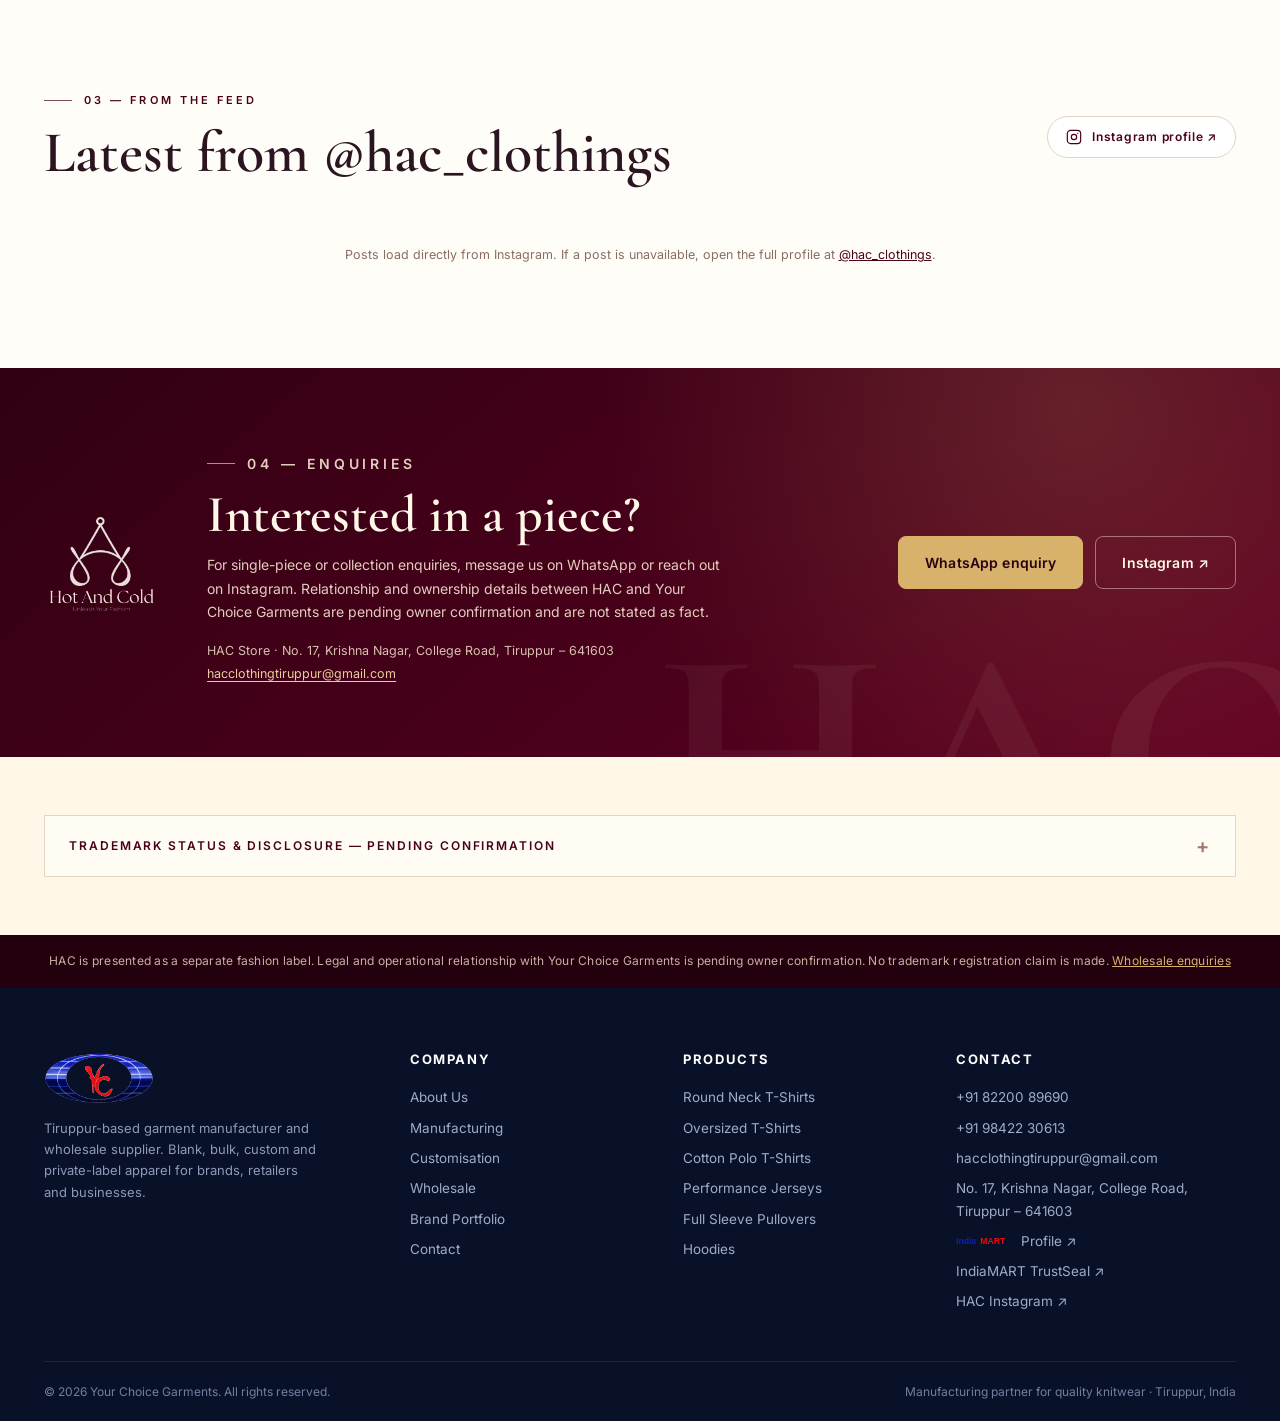
<file: hac.html>
<!DOCTYPE html><html lang="en"><head>
<meta charset="UTF-8"><meta name="viewport" content="width=device-width,initial-scale=1">
<title>HAC — Hot And Cold | Designed Apparel, Tiruppur</title>
<meta name="description" content="HAC — Hot And Cold. A Tiruppur fashion label by HAC Store. Explore designed tees, oversized fits, washes and hoodies, then enquire on WhatsApp or Instagram.">
<meta name="keywords" content="HAC clothing, Hot And Cold apparel, Tiruppur fashion label, designed T-shirts Tiruppur, oversized tees, acid wash T-shirts, HAC Store, streetwear Tiruppur">
<meta name="robots" content="index,follow">
<link rel="canonical" href="https://your-choice-garments.vercel.app/hac.html">
<meta property="og:type" content="website">
<meta property="og:title" content="HAC — Hot And Cold | Designed Apparel, Tiruppur">
<meta property="og:description" content="A Tiruppur fashion label. Designed tees, oversized fits, washes and hoodies. Enquire on WhatsApp or Instagram.">
<meta property="og:image" content="https://your-choice-garments.vercel.app/assets/brand/hac-logo-themed.jpg">
<link rel="stylesheet" href="css/styles.css">
<script defer src="js/config.js"></script><script defer src="js/common.js"></script>
<link rel="preconnect" href="https://fonts.googleapis.com"><link rel="preconnect" href="https://fonts.gstatic.com" crossorigin>
<link href="https://fonts.googleapis.com/css2?family=Inter:wght@400;500;600&family=Manrope:wght@600;700;800&family=Cormorant+Garamond:ital,wght@0,500;0,600;0,700;1,500;1,600&display=swap" rel="stylesheet">
<link rel="icon" type="image/png" href="assets/brand/favicon.png"><link rel="apple-touch-icon" href="assets/brand/apple-touch-icon.png">
<style>
  .hac-page-wrap{--wine:#4B001B;--wine-deep:#2A0011;--wine-soft:#5E0A28;--gold:#D8B26A;--gold-soft:#E8CE9B;--hac-ivory:#FFF8E9;--hac-ink:#2B1520;--hac-line:#E4D5C3;background:var(--hac-ivory)}
  .hac-serif{font-family:'Cormorant Garamond',Georgia,serif;font-weight:600;letter-spacing:0}
  .hac-kicker{font-size:11px;letter-spacing:.28em;text-transform:uppercase;font-weight:600;color:var(--gold);display:flex;align-items:center;gap:12px}
  .hac-kicker::before{content:"";width:28px;height:1px;background:currentColor;opacity:.7}
  .hac-kicker.dark{color:var(--wine)}
  .hac-disclaimer{font-size:12.5px;line-height:1.7;color:#8A6E64;margin-top:18px}

  /* hero */
  .hac-hero{position:relative;overflow:hidden;background:
    radial-gradient(circle at 78% 18%,rgba(216,178,106,.16),transparent 42%),
    radial-gradient(circle at 8% 96%,rgba(255,248,233,.05),transparent 46%),
    linear-gradient(140deg,#310014 0%,var(--wine) 52%,#6B0126 100%);
    color:var(--hac-ivory)}
  .hac-hero::before{content:"HAC";position:absolute;left:-30px;bottom:-150px;font-family:'Cormorant Garamond',serif;font-size:clamp(260px,32vw,460px);line-height:.8;font-weight:700;color:transparent;-webkit-text-stroke:1px rgba(255,248,233,.09);pointer-events:none}
  .hac-hero-inner{position:relative;z-index:2;display:grid;grid-template-columns:1.02fr .98fr;gap:clamp(28px,5vw,72px);align-items:center;padding-top:clamp(52px,7vw,94px);padding-bottom:clamp(52px,7vw,96px)}
  .hac-display{font-family:'Cormorant Garamond',Georgia,serif;font-weight:600;font-size:clamp(52px,7.4vw,96px);line-height:.92;letter-spacing:-.01em;color:var(--hac-ivory);margin:20px 0 0}
  .hac-display em{font-style:italic;color:var(--gold-soft)}
  .hac-lede{color:#EAD8CA;max-width:490px;margin-top:22px;font-size:15.5px;line-height:1.75}
  .hac-actions{display:flex;gap:12px;flex-wrap:wrap;margin-top:30px}
  .hac-btn-gold{background:var(--gold);color:#2A0011;border-color:var(--gold)}
  .hac-btn-gold:hover{background:var(--gold-soft);color:#2A0011;transform:translateY(-2px)}
  .hac-btn-line{background:transparent;border:1px solid rgba(255,248,233,.42);color:var(--hac-ivory)}
  .hac-btn-line:hover{border-color:var(--hac-ivory);background:rgba(255,248,233,.06);transform:translateY(-2px)}
  .hac-hero-meta{display:flex;flex-wrap:wrap;gap:10px 22px;margin-top:38px;padding-top:20px;border-top:1px solid rgba(255,248,233,.16);font-size:10.5px;letter-spacing:.2em;text-transform:uppercase;color:#C9AFA3}
  .hac-hero-meta span::before{content:"·";margin-right:10px;color:var(--gold)}
  .hac-hero-meta span:first-child::before{content:"";margin:0}
  .hac-hero-art{position:relative;justify-self:end;width:100%;max-width:470px}
  .hac-look{position:relative;overflow:hidden;background:#3a0015;border:1px solid rgba(216,178,106,.28)}
  .hac-look img{width:100%;height:100%;object-fit:cover;display:block;aspect-ratio:4/5}
  .hac-look::after{content:"";position:absolute;inset:0;background:linear-gradient(transparent 52%,rgba(35,0,17,.82))}
  .hac-look figcaption{position:absolute;left:0;right:0;bottom:0;z-index:2;display:flex;justify-content:flex-start;align-items:end;gap:14px;padding:18px 20px;font-size:10.5px;letter-spacing:.18em;text-transform:uppercase;color:#F2E3D3}
  .hac-look figcaption b{font-family:'Cormorant Garamond',serif;font-style:italic;font-weight:500;font-size:19px;letter-spacing:.02em;text-transform:none;color:var(--gold-soft)}
  .hac-mark{position:absolute;right:-18px;top:30px;width:clamp(110px,13vw,156px);padding:10px;background:linear-gradient(150deg,#3B0018,#5A0824);border:1px solid rgba(216,178,106,.45);box-shadow:0 24px 50px rgba(0,0,0,.35)}
  .hac-mark img{display:block;width:100%;height:auto}
  @keyframes hac-rise{from{opacity:0;transform:translateY(16px);filter:blur(5px)}to{opacity:1;transform:none;filter:none}}
  .hac-hero-copy>*{animation:hac-rise .85s cubic-bezier(.22,.61,.36,1) both}
  .hac-hero-copy>*:nth-child(2){animation-delay:.06s}
  .hac-hero-copy>*:nth-child(3){animation-delay:.12s}
  .hac-hero-copy>*:nth-child(4){animation-delay:.18s}
  .hac-hero-copy>*:nth-child(5){animation-delay:.24s}
  .hac-hero-art{animation:hac-rise 1s .18s cubic-bezier(.22,.61,.36,1) both}
  @media(prefers-reduced-motion:reduce){.hac-hero-copy>*,.hac-hero-art{animation:none}}

  /* marquee */
  .hac-marquee{background:#23000D;border-top:1px solid rgba(216,178,106,.28);border-bottom:1px solid rgba(216,178,106,.28);overflow:hidden;padding:13px 0}
  .hac-track{display:flex;width:max-content;animation:hac-scroll 30s linear infinite}
  .hac-track span{display:inline-flex;align-items:center;gap:26px;padding-right:26px;font-family:'Cormorant Garamond',serif;font-size:17px;letter-spacing:.16em;text-transform:uppercase;color:#E4C89A;white-space:nowrap}
  .hac-track span::after{content:"✦";font-size:9px;color:#8E5F45}
  @keyframes hac-scroll{to{transform:translateX(-50%)}}
  @media(prefers-reduced-motion:reduce){.hac-track{animation:none}}

  /* section header */
  .hac-sec-head{display:flex;justify-content:space-between;align-items:end;gap:32px;flex-wrap:wrap;margin-bottom:clamp(28px,4vw,44px)}
  .hac-sec-head h2{color:var(--hac-ink);font-size:clamp(36px,4.6vw,58px);line-height:1.02;margin-top:14px}
  .hac-sec-note{max-width:330px;font-size:13.5px;line-height:1.7;color:#7A6158}

  /* edit / lookbook */
  .hac-edit-section{background:var(--hac-ivory)}
  .hac-edit{display:grid;grid-template-columns:1.12fr .88fr;gap:16px}
  .hac-edit-side{display:grid;grid-template-rows:1fr 1fr;gap:16px;min-height:0}
  .hac-piece{position:relative;overflow:hidden;background:#E9DCCB;display:block;margin:0}
  .hac-piece img{width:100%;height:100%;object-fit:cover;display:block;transition:transform .9s cubic-bezier(.22,.61,.36,1)}
  .hac-piece-lg img{aspect-ratio:4/5}
  .hac-piece:hover img{transform:scale(1.035)}
  .hac-piece::after{content:"";position:absolute;inset:0;background:linear-gradient(transparent 55%,rgba(30,4,16,.72));opacity:.9}
  .hac-piece figcaption{position:absolute;z-index:2;left:20px;right:20px;bottom:18px;display:flex;justify-content:space-between;align-items:end;gap:14px;color:#FBF2E6}
  .hac-piece figcaption b{display:block;font-family:'Cormorant Garamond',serif;font-weight:600;font-size:clamp(20px,2.1vw,27px);line-height:1.05}
  .hac-piece figcaption small{font-size:10px;letter-spacing:.2em;text-transform:uppercase;color:#D9BFAF;white-space:nowrap}
  .hac-piece-num{position:absolute;z-index:2;top:16px;left:18px;font-family:'Cormorant Garamond',serif;font-size:14px;letter-spacing:.18em;color:#FFF8E9;background:rgba(35,0,17,.42);border:1px solid rgba(255,248,233,.24);padding:4px 9px;backdrop-filter:blur(4px)}
  .hac-edit-note{display:flex;gap:18px;align-items:center;justify-content:space-between;flex-wrap:wrap;margin-top:18px;padding-top:16px;border-top:1px solid var(--hac-line)}

  /* code / values */
  .hac-code{background:#F4E9D8;border-top:1px solid var(--hac-line);border-bottom:1px solid var(--hac-line)}
  .hac-code-grid{display:grid;grid-template-columns:repeat(3,1fr);gap:clamp(22px,3vw,46px);margin-top:clamp(26px,4vw,44px)}
  .hac-code article{border-top:1px solid rgba(75,0,27,.22);padding-top:20px}
  .hac-num{font-family:'Cormorant Garamond',serif;font-size:15px;letter-spacing:.16em;color:#A3776B}
  .hac-code h3{font-family:'Cormorant Garamond',serif;font-weight:600;font-size:clamp(24px,2.4vw,31px);line-height:1.1;color:var(--wine);margin:12px 0 10px}
  .hac-code p{font-size:13.5px;line-height:1.75;color:#6E564D;max-width:300px}
  .hac-code-head{max-width:640px}
  .hac-code-head h2{color:var(--wine);font-size:clamp(34px,4.4vw,54px);line-height:1.04;margin-top:14px}

  /* instagram feed */
  .hac-feed{background:#FFFDF8}
  .hac-feed .hac-sec-head{align-items:center}
  .hac-handle{display:inline-flex;align-items:center;gap:10px;border:1px solid #E3D3C3;background:#fff;border-radius:999px;padding:10px 18px;font-size:12px;font-weight:600;letter-spacing:.06em;color:var(--wine);transition:border-color .25s,transform .25s}
  .hac-handle:hover{border-color:var(--wine);transform:translateY(-2px)}
  .hac-handle svg{width:16px;height:16px}
  .insta-grid{display:grid;grid-template-columns:repeat(3,1fr);gap:16px;align-items:start}
  .instagram-media{margin:0 auto !important;min-width:0 !important;width:100% !important;border-radius:2px !important}
  .hac-feed .hac-disclaimer{text-align:center}
  @media(max-width:1000px){.insta-grid{grid-template-columns:1fr;max-width:460px;margin-left:auto;margin-right:auto}}

  /* cta */
  .hac-cta{position:relative;overflow:hidden;background:radial-gradient(circle at 84% 10%,rgba(216,178,106,.18),transparent 42%),linear-gradient(140deg,#310014,var(--wine) 60%,#640023);color:var(--hac-ivory)}
  .hac-cta::after{content:"HAC";position:absolute;right:-20px;bottom:-120px;font-family:'Cormorant Garamond',serif;font-weight:700;font-size:300px;line-height:.8;color:rgba(255,248,233,.05);pointer-events:none}
  .hac-cta-inner{position:relative;z-index:2;display:grid;grid-template-columns:auto minmax(0,1fr) auto;gap:clamp(22px,4vw,48px);align-items:center;padding-top:clamp(44px,6vw,72px);padding-bottom:clamp(44px,6vw,72px)}
  .hac-cta-mark{width:clamp(78px,9vw,116px);height:auto;opacity:.95}
  .hac-cta h2{color:var(--hac-ivory);font-size:clamp(32px,4.2vw,52px);line-height:1.02;margin-top:12px}
  .hac-cta p{color:#E3CDBE;font-size:14px;line-height:1.7;max-width:520px;margin-top:12px}
  .hac-cta .hac-contact{margin-top:16px;font-size:12.5px;line-height:1.8;color:#D9BFB0}
  .hac-cta .hac-contact a{color:var(--gold-soft);text-decoration:underline;text-underline-offset:3px}
  .hac-cta .hac-actions{margin-top:0}

  /* legal */
  .hac-legal-section{background:var(--hac-ivory);padding-top:clamp(36px,5vw,58px);padding-bottom:clamp(36px,5vw,58px)}
  .hac-legal{border:1px solid var(--hac-line);background:#FFFCF4}
  .hac-legal summary{display:flex;justify-content:space-between;align-items:center;gap:18px;cursor:pointer;list-style:none;padding:20px 24px;font-size:12px;font-weight:600;letter-spacing:.16em;text-transform:uppercase;color:var(--wine)}
  .hac-legal summary::-webkit-details-marker{display:none}
  .hac-legal summary::after{content:"+";font-size:20px;line-height:1;color:#A3776B}
  .hac-legal[open] summary::after{content:"–"}
  .hac-legal-body{display:grid;grid-template-columns:1.1fr .9fr;gap:clamp(22px,4vw,48px);padding:0 24px 26px;border-top:1px solid var(--hac-line);padding-top:24px;align-items:start}
  .hac-legal-body p{font-size:13px;line-height:1.8;color:#6E564D;margin-bottom:12px}
  .hac-legal-body img{width:100%;border:1px solid var(--hac-line);display:block}
  .hac-legal-body figcaption{font-size:11.5px;color:#8A6E64;margin-top:8px}

  .hac-note{background:#23000D;color:#C9AFA3;font-size:12px;line-height:1.7;text-align:center;padding:16px 20px;letter-spacing:.02em}
  .hac-note a{color:var(--gold);text-decoration:underline}
  .hac-page-wrap section[id]{scroll-margin-top:96px}

  @media(max-width:980px){
    .hac-hero-inner{grid-template-columns:1fr;gap:40px}
    .hac-hero-art{justify-self:start;max-width:440px}
    .hac-lede{max-width:560px}
    .hac-mark{left:auto;right:-12px;top:18px;bottom:auto}
    .hac-cta-inner{grid-template-columns:1fr}
    .hac-cta-mark{display:none}
    .hac-cta .hac-actions{margin-top:22px}
    .hac-legal-body{grid-template-columns:1fr}
  }
  @media(max-width:820px){
    .hac-edit{grid-template-columns:1fr}
    .hac-edit-side{grid-template-columns:1fr 1fr;grid-template-rows:auto}
    .hac-code-grid{grid-template-columns:1fr;gap:8px}
    .hac-code article{padding-top:16px}
    .hac-code p{max-width:none}
  }
  @media(max-width:560px){
    .hac-display{font-size:clamp(46px,13vw,64px)}
    .hac-hero-meta{gap:8px 16px;font-size:9.5px;letter-spacing:.14em}
    .hac-look figcaption{padding:14px}
    .hac-look figcaption b{font-size:16px}
    .hac-mark{width:104px;right:-8px;top:10px;bottom:auto;padding:8px}
    .hac-edit-side{grid-template-columns:1fr}
    .hac-piece-lg img{aspect-ratio:4/5}
    .hac-piece figcaption{left:16px;right:16px;bottom:14px}
    .hac-sec-note{max-width:none}
    .hac-actions .btn{flex:1 1 auto}
    .hac-legal summary{padding:16px 18px;font-size:10.5px}
    .hac-legal-body{padding:18px}
  }
</style>
</head><body>
<div id="site-header"></div>
<div class="hac-page-wrap">

<!-- HERO -->
<section class="hac-hero">
 <div class="container hac-hero-inner">
  <div class="hac-hero-copy">
    <p class="hac-kicker">HAC · Hot And Cold</p>
    <h1 class="hac-display">Unleash<br>your <em>fashion.</em></h1>
    <p class="hac-lede">Designed apparel with its own burgundy-and-ivory identity — fashion-led tees, oversized fits, washes and statement pieces, presented from Tiruppur.</p>
    <div class="hac-actions">
      <a class="btn hac-btn-gold" href="https://www.instagram.com/hac_clothings/" target="_blank" rel="noopener">Follow @hac_clothings ↗</a>
      <a class="btn hac-btn-line" href="#collection">View the edit</a>
    </div>
    <div class="hac-hero-meta">
      <span>Fashion label</span><span>Tiruppur, India</span><span>Enquiries on WhatsApp</span>
    </div>
  </div>
  <div class="hac-hero-art">
    <figure class="hac-look">
      <img src="assets/products/oversized/oversized-tee-black.jpg" alt="HAC oversized T-shirt look, designed apparel from Tiruppur" width="810" height="1024" fetchpriority="high">
      <figcaption><b>Oversized graphic tee</b></figcaption>
    </figure>
    <figure class="hac-mark">
      <img src="assets/brand/hac-logo.png" alt="HAC Hot And Cold logo — fashion label by HAC Store, Tiruppur" width="6250" height="6250">
    </figure>
  </div>
 </div>
</section>

<!-- MARQUEE -->
<div class="hac-marquee" aria-hidden="true">
 <div class="hac-track">
   <span>Hot And Cold</span><span>Unleash Your Fashion</span><span>Designed in Tiruppur</span><span>HAC Clothings</span>
   <span>Hot And Cold</span><span>Unleash Your Fashion</span><span>Designed in Tiruppur</span><span>HAC Clothings</span>
 </div>
</div>

<!-- THE EDIT -->
<section class="section hac-edit-section" id="collection">
 <div class="container">
   <div class="hac-sec-head">
     <div>
       <p class="hac-kicker dark">01 — The edit</p>
       <h2 class="hac-serif">Designed pieces.</h2>
     </div>
     <p class="hac-sec-note">A first look at the HAC silhouette — prints, washes and relaxed fits. Pieces are shown as style references; HAC-specific photography is being added.</p>
   </div>
   <div class="hac-edit">
     <figure class="hac-piece hac-piece-lg">
       <span class="hac-piece-num">01</span>
       <img src="assets/products/oversized/oversized-tee-olive.jpg" alt="HAC oversized T-shirt look from Tiruppur fashion label" loading="lazy">
       <figcaption><b>Oversized tee</b><small>Relaxed fit</small></figcaption>
     </figure>
     <div class="hac-edit-side">
       <figure class="hac-piece">
         <span class="hac-piece-num">02</span>
         <img src="assets/products/custom-printed/custom-printed-tee-black.jpg" alt="HAC printed black T-shirt for designed apparel" loading="lazy">
         <figcaption><b>Printed statement</b><small>Everyday fit</small></figcaption>
       </figure>
       <figure class="hac-piece">
         <span class="hac-piece-num">03</span>
         <img src="assets/products/hoodies/hoodie-black.jpg" alt="HAC black hooded sweatshirt, relaxed streetwear silhouette" loading="lazy">
         <figcaption><b>Hooded silhouette</b><small>Layer piece</small></figcaption>
       </figure>
     </div>
   </div>
   <div class="hac-edit-note">
     <p class="hac-disclaimer" style="margin-top:0">Imagery is from the Your Choice Garments catalogue and represents the finished-apparel style. HAC-specific product photography is pending from the owner.</p>
     <a class="btn hac-btn-line" style="border-color:#C9B5A4;color:var(--wine)" href="https://wa.me/918220089690?text=Hello%2C%20I%20would%20like%20to%20enquire%20about%20HAC%20designed%20apparel." target="_blank" rel="noopener">Enquire about a piece</a>
   </div>
 </div>
</section>

<!-- THE LABEL -->
<section class="section hac-code">
 <div class="container">
  <div class="hac-code-head">
    <p class="hac-kicker dark">02 — The label</p>
    <h2 class="hac-serif">Worn on your terms.</h2>
  </div>
  <div class="hac-code-grid">
    <article>
      <span class="hac-num">01</span>
      <h3>Design-led</h3>
      <p>Prints, washes and silhouettes developed for a fashion-first audience — not just basics.</p>
    </article>
    <article>
      <span class="hac-num">02</span>
      <h3>Rooted in Tiruppur</h3>
      <p>Presented from India's knitwear capital, where fabric, dyeing and stitching sit close together.</p>
    </article>
    <article>
      <span class="hac-num">03</span>
      <h3>Direct enquiries</h3>
      <p>No online checkout. Every piece is discussed directly on WhatsApp or Instagram before an order.</p>
    </article>
  </div>
 </div>
</section>

<!-- INSTAGRAM -->
<section class="section hac-feed" id="instagram">
 <div class="container">
   <div class="hac-sec-head">
     <div>
       <p class="hac-kicker dark">03 — From the feed</p>
       <h2 class="hac-serif">Latest from @hac_clothings</h2>
     </div>
     <a class="hac-handle" href="https://www.instagram.com/hac_clothings/" target="_blank" rel="noopener">
       <svg viewBox="0 0 24 24" fill="none" stroke="currentColor" stroke-width="1.8" stroke-linecap="round" stroke-linejoin="round" aria-hidden="true"><rect x="2" y="2" width="20" height="20" rx="5"/><circle cx="12" cy="12" r="4"/><circle cx="17.5" cy="6.5" r="1" fill="currentColor" stroke="none"/></svg>
       Instagram profile ↗
     </a>
   </div>
   <div class="insta-grid">
     <blockquote class="instagram-media" data-instgrm-permalink="https://www.instagram.com/p/Ddb5HXCTTmL/" data-instgrm-version="14" style="background:#fff;border:0;box-shadow:0 0 1px rgba(0,0,0,.25),0 1px 6px rgba(0,0,0,.08);padding:0;width:100%"></blockquote>
     <blockquote class="instagram-media" data-instgrm-permalink="https://www.instagram.com/p/DZms8JkE_xU/" data-instgrm-version="14" style="background:#fff;border:0;box-shadow:0 0 1px rgba(0,0,0,.25),0 1px 6px rgba(0,0,0,.08);padding:0;width:100%"></blockquote>
     <blockquote class="instagram-media" data-instgrm-permalink="https://www.instagram.com/p/DU7hO3-Ezl2/" data-instgrm-version="14" style="background:#fff;border:0;box-shadow:0 0 1px rgba(0,0,0,.25),0 1px 6px rgba(0,0,0,.08);padding:0;width:100%"></blockquote>
   </div>
   <script async src="//www.instagram.com/embed.js"></script>
   <p class="hac-disclaimer">Posts load directly from Instagram. If a post is unavailable, open the full profile at <a href="https://www.instagram.com/hac_clothings/" target="_blank" rel="noopener" style="color:var(--wine);text-decoration:underline">@hac_clothings</a>.</p>
 </div>
</section>

<!-- ENQUIRY CTA -->
<section class="hac-cta" id="enquire">
 <div class="container hac-cta-inner">
   <img class="hac-cta-mark" src="assets/brand/hac-logo.png" alt="" aria-hidden="true" loading="lazy">
   <div>
     <p class="hac-kicker">04 — Enquiries</p>
     <h2 class="hac-serif">Interested in a piece?</h2>
     <p>For single-piece or collection enquiries, message us on WhatsApp or reach out on Instagram. Relationship and ownership details between HAC and Your Choice Garments are pending owner confirmation and are not stated as fact.</p>
     <p class="hac-contact">HAC Store · No. 17, Krishna Nagar, College Road, Tiruppur – 641603<br><a href="mailto:hacclothingtiruppur@gmail.com">hacclothingtiruppur@gmail.com</a></p>
   </div>
   <div class="hac-actions">
     <a class="btn hac-btn-gold" href="https://wa.me/918220089690?text=Hello%2C%20I%20would%20like%20to%20enquire%20about%20HAC%20designed%20apparel." target="_blank" rel="noopener">WhatsApp enquiry</a>
     <a class="btn hac-btn-line" href="https://www.instagram.com/hac_clothings/" target="_blank" rel="noopener">Instagram ↗</a>
   </div>
 </div>
</section>

<!-- LEGAL -->
<section class="hac-legal-section">
 <div class="container">
  <details class="hac-legal">
    <summary>Trademark status &amp; disclosure — pending confirmation</summary>
    <div class="hac-legal-body">
      <div>
        <p>A trademark search report screenshot for “HAC HOT AND COLD” (Class 25) is on file with the owner. Application number 7482414, application date 27/01/2026, search date 28-Jan-2026, status “Send To Vienna Codification”.</p>
        <p>Proprietor: Pranesh.S, Proprietor of M/S. HAC Store, No. 13, Balamurugan Nagar 1st Street, Valayankadu, Gandhi Nagar Post, Tiruppur – 641 603, Tiruppur Dist., Tamil Nadu.</p>
        <p>Goods include denim clothing, T-shirts, shirts, shorts, jeans, pants, sportswear, caps and more. This is not proof of registration or final approval. HAC is not presented as a registered trademark and no ® symbol is used.</p>
      </div>
      <figure>
        <img src="assets/brand/hac-trademark-search-report.webp" alt="HAC Hot And Cold trademark search report, application 7482414 — pending confirmation" loading="lazy">
        <figcaption>Trademark search report provided by the owner. Status pending confirmation.</figcaption>
      </figure>
    </div>
  </details>
 </div>
</section>

<div class="hac-note">HAC is presented as a separate fashion label. Legal and operational relationship with Your Choice Garments is pending owner confirmation. No trademark registration claim is made. <a href="wholesale.html">Wholesale enquiries</a></div>
</div>
<div id="site-footer"></div>
</body></html>
</file>
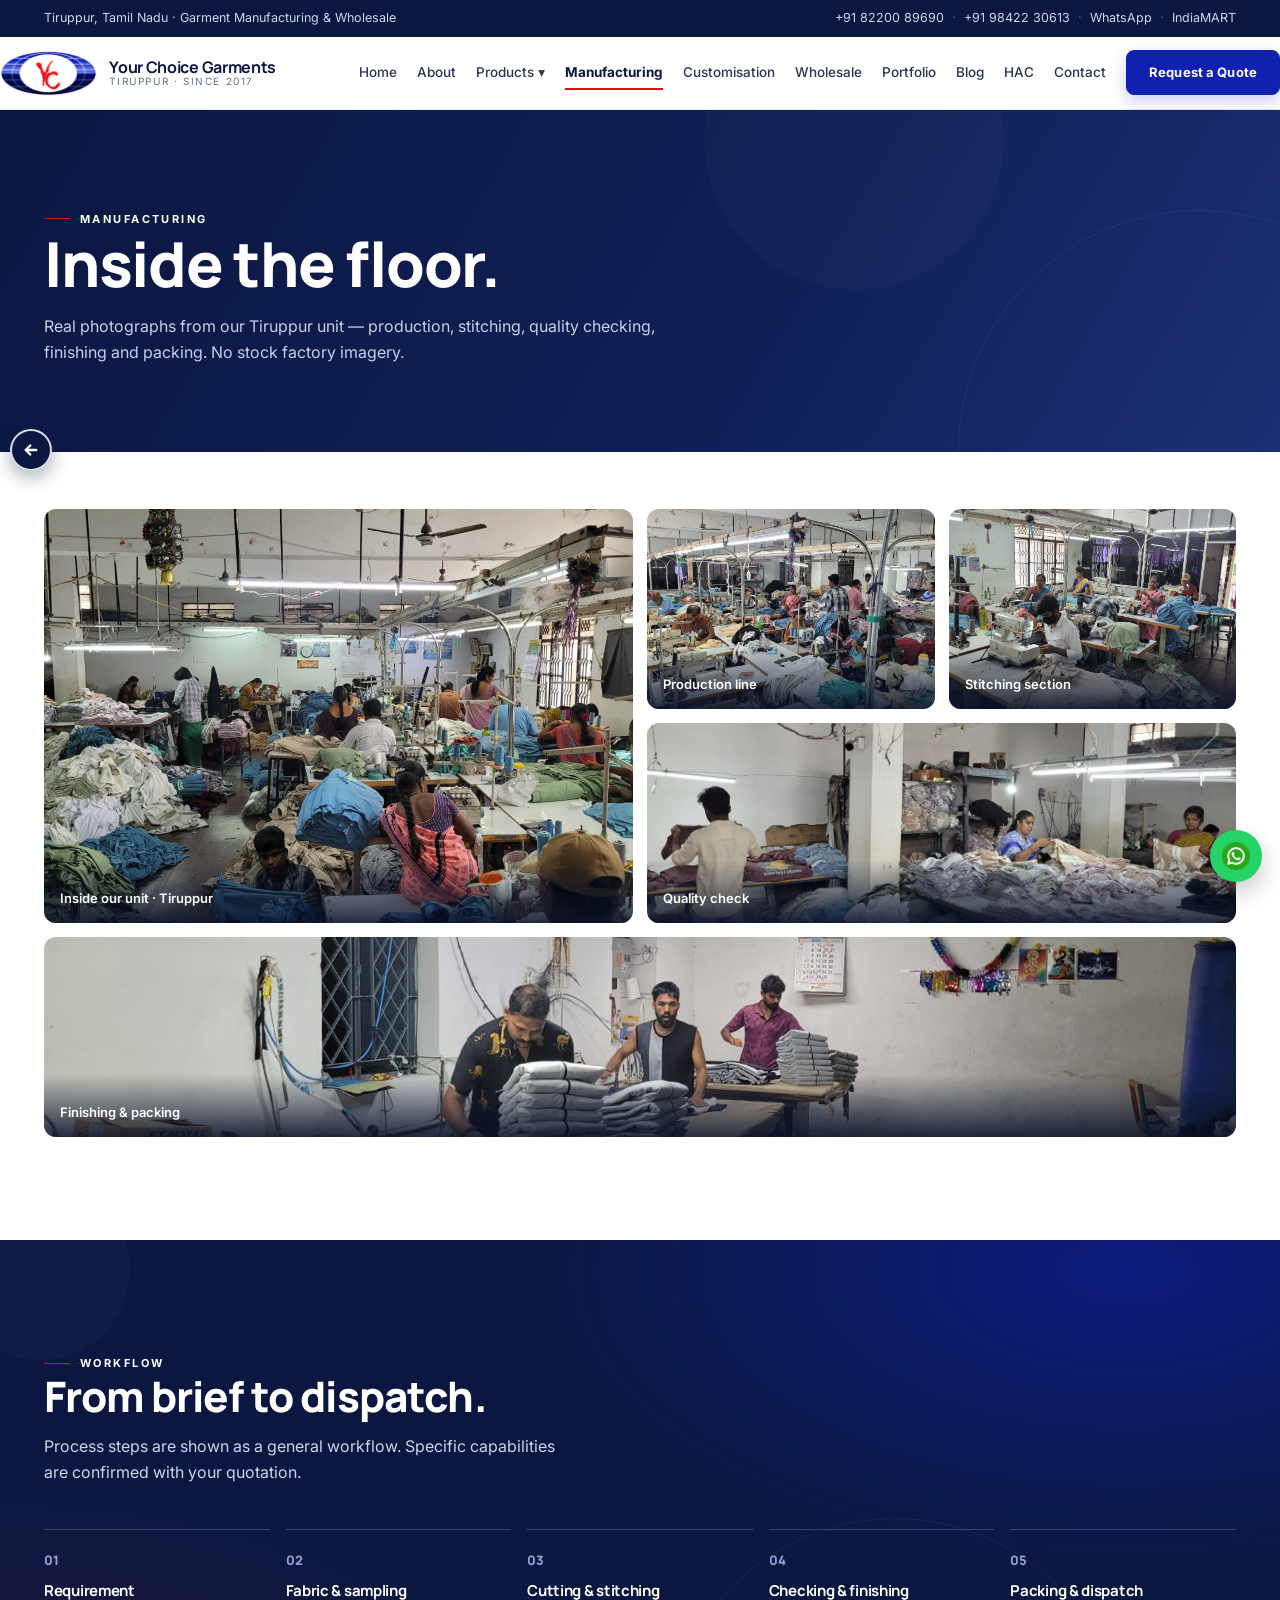
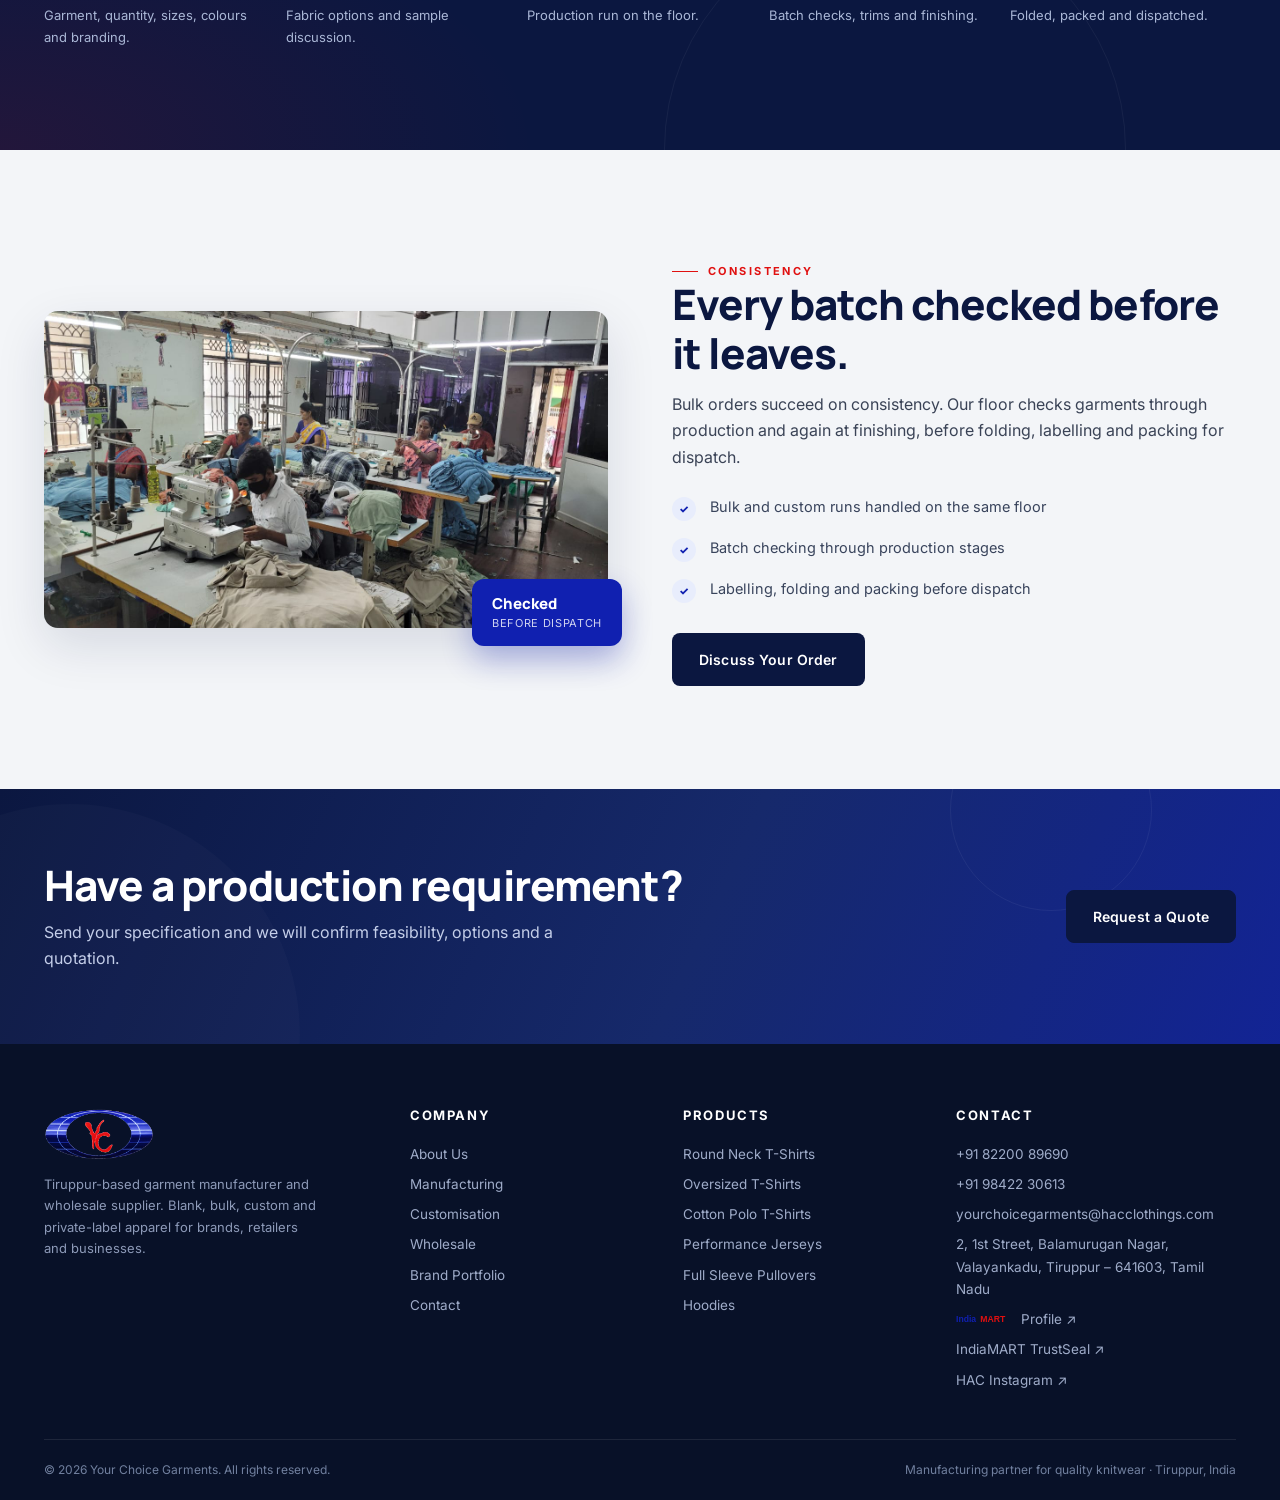
<file: manufacturing.html>
<!DOCTYPE html><html lang="en"><head>
<meta charset="UTF-8"><meta name="viewport" content="width=device-width,initial-scale=1">
<title>Manufacturing — Your Choice Garments</title>
<meta name="description" content="Inside the Your Choice Garments manufacturing unit in Tiruppur — production, stitching, quality checking, finishing and packing.">
<link rel="stylesheet" href="css/styles.css">
<script defer src="js/config.js"></script><script defer src="js/common.js"></script>
<link rel="preconnect" href="https://fonts.googleapis.com"><link rel="preconnect" href="https://fonts.gstatic.com" crossorigin>
<link href="https://fonts.googleapis.com/css2?family=Inter:wght@400;500;600&family=Manrope:wght@600;700;800&family=Cormorant+Garamond:ital,wght@0,500;0,600;1,500&display=swap" rel="stylesheet">
<link rel="icon" type="image/png" href="assets/brand/favicon.png"><link rel="apple-touch-icon" href="assets/brand/apple-touch-icon.png"><meta name="keywords" content="Tiruppur garment manufacturer, wholesale T-shirts Tiruppur, bulk apparel supplier, custom T-shirts, polo T-shirts, oversized T-shirts, hoodies, sweatshirts, private label garments, garment factory Tiruppur">
<meta name="robots" content="index,follow">
<link rel="canonical" href="https://your-choice-garments.vercel.app/manufacturing.html">
</head><body>
<div id="site-header"></div>
<section class="page-hero" data-deco="hero-mfg"><div class="container">
 <p class="eyebrow">Manufacturing</p>
 <h1>Inside the floor.</h1>
 <p>Real photographs from our Tiruppur unit — production, stitching, quality checking, finishing and packing. No stock factory imagery.</p>
</div></section>

<section class="section">
 <div class="container">
  <div class="mosaic">
    <figure class="big"><img src="assets/manufacturing/production-floor/unit-overview.jpg" alt="Inside the Your Choice Garments manufacturing unit"><figcaption>Inside our unit · Tiruppur</figcaption></figure>
    <figure><img src="assets/manufacturing/production-floor/production-line.jpg" alt="Production line" loading="lazy"><figcaption>Production line</figcaption></figure>
    <figure><img src="assets/manufacturing/stitching/stitching-section.jpg" alt="Stitching section" loading="lazy"><figcaption>Stitching section</figcaption></figure>
    <figure class="wide"><img src="assets/manufacturing/quality-check/quality-check.jpg" alt="Quality check" loading="lazy"><figcaption>Quality check</figcaption></figure>
    <figure class="full"><img src="assets/manufacturing/finishing/finishing-packing.jpg" alt="Finishing and packing" loading="lazy"><figcaption>Finishing & packing</figcaption></figure>
  </div>
 </div>
</section>

<section class="section section-navy" data-deco="navy-mfg">
 <div class="container">
  <div class="section-head"><div><p class="eyebrow" style="color:#fff">Workflow</p><h2 style="color:#fff">From brief to dispatch.</h2><p>Process steps are shown as a general workflow. Specific capabilities are confirmed with your quotation.</p></div></div>
  <div class="process">
    <div class="step"><h4>Requirement</h4><p>Garment, quantity, sizes, colours and branding.</p></div>
    <div class="step"><h4>Fabric & sampling</h4><p>Fabric options and sample discussion.</p></div>
    <div class="step"><h4>Cutting & stitching</h4><p>Production run on the floor.</p></div>
    <div class="step"><h4>Checking & finishing</h4><p>Batch checks, trims and finishing.</p></div>
    <div class="step"><h4>Packing & dispatch</h4><p>Folded, packed and dispatched.</p></div>
  </div>
 </div>
</section>

<section class="section section-grey">
 <div class="container split">
  <div class="split-media"><img src="assets/manufacturing/stitching/stitching-section.jpg" alt="Stitching section" loading="lazy"><div class="stamp">Checked<small>Before dispatch</small></div></div>
  <div>
    <p class="eyebrow">Consistency</p>
    <h2>Every batch checked before it leaves.</h2>
    <p style="margin-top:14px">Bulk orders succeed on consistency. Our floor checks garments through production and again at finishing, before folding, labelling and packing for dispatch.</p>
    <ul class="ticks">
      <li>Bulk and custom runs handled on the same floor</li>
      <li>Batch checking through production stages</li>
      <li>Labelling, folding and packing before dispatch</li>
    </ul>
    <a class="btn btn-dark" href="wholesale.html">Discuss Your Order</a>
  </div>
 </div>
</section>

<section class="cta-band" data-deco="cta-mfg"><div class="container">
 <div><h2>Have a production requirement?</h2><p>Send your specification and we will confirm feasibility, options and a quotation.</p></div>
 <div class="ctas"><a class="btn btn-primary" href="wholesale.html">Request a Quote</a></div>
</div></section>
<div id="site-footer"></div>
</body></html>
</file>
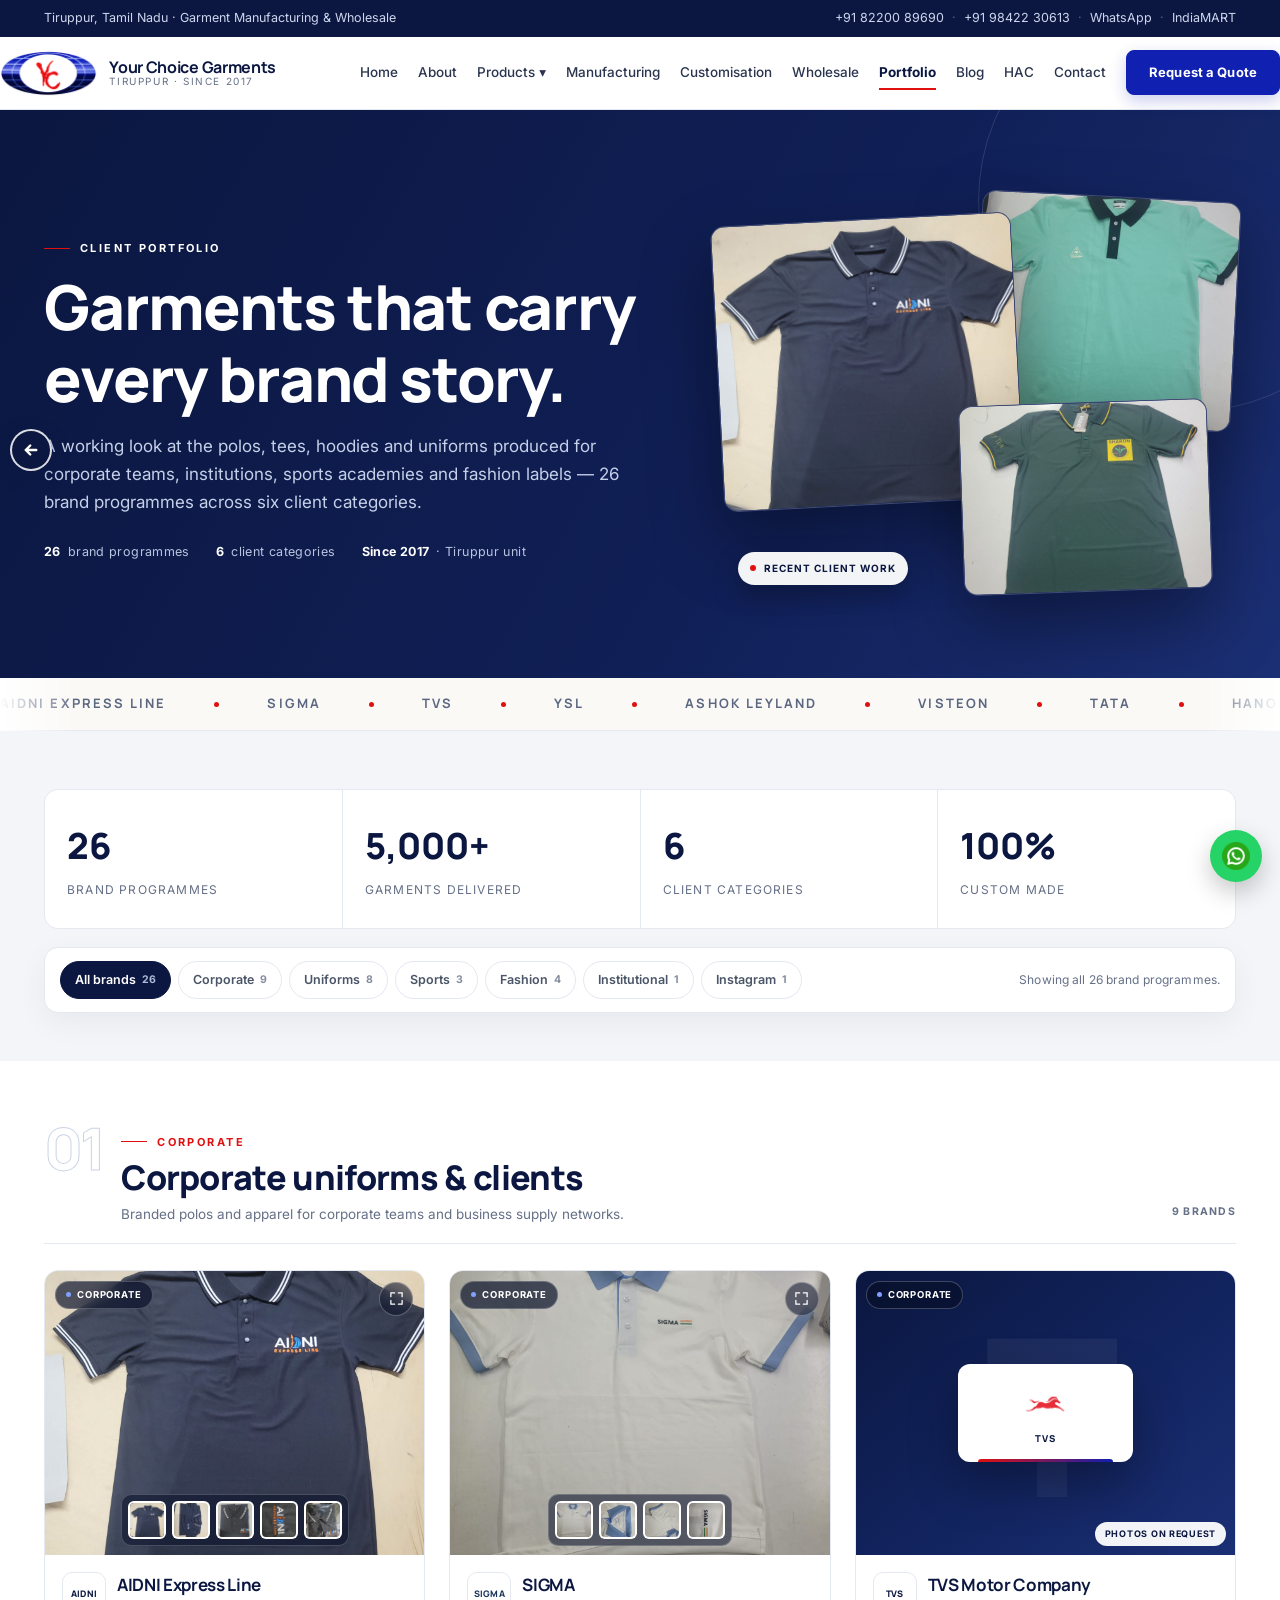
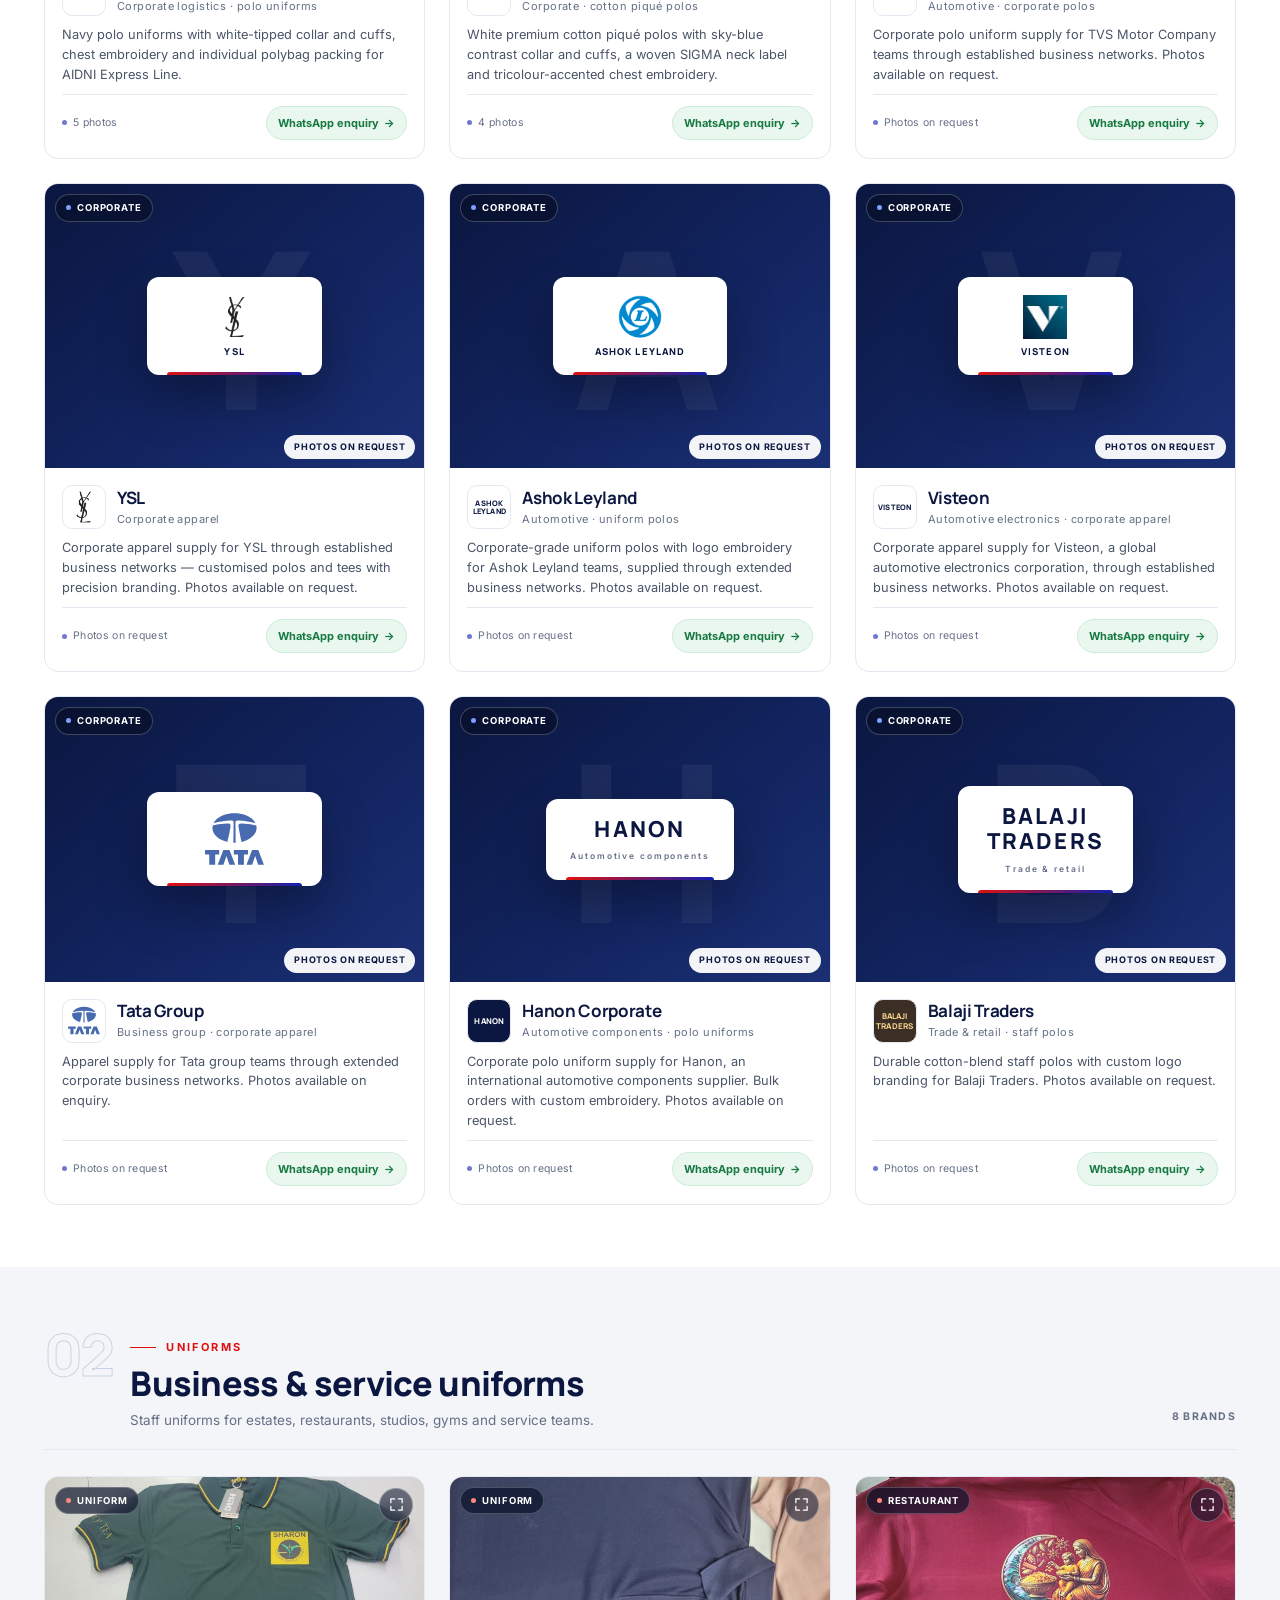
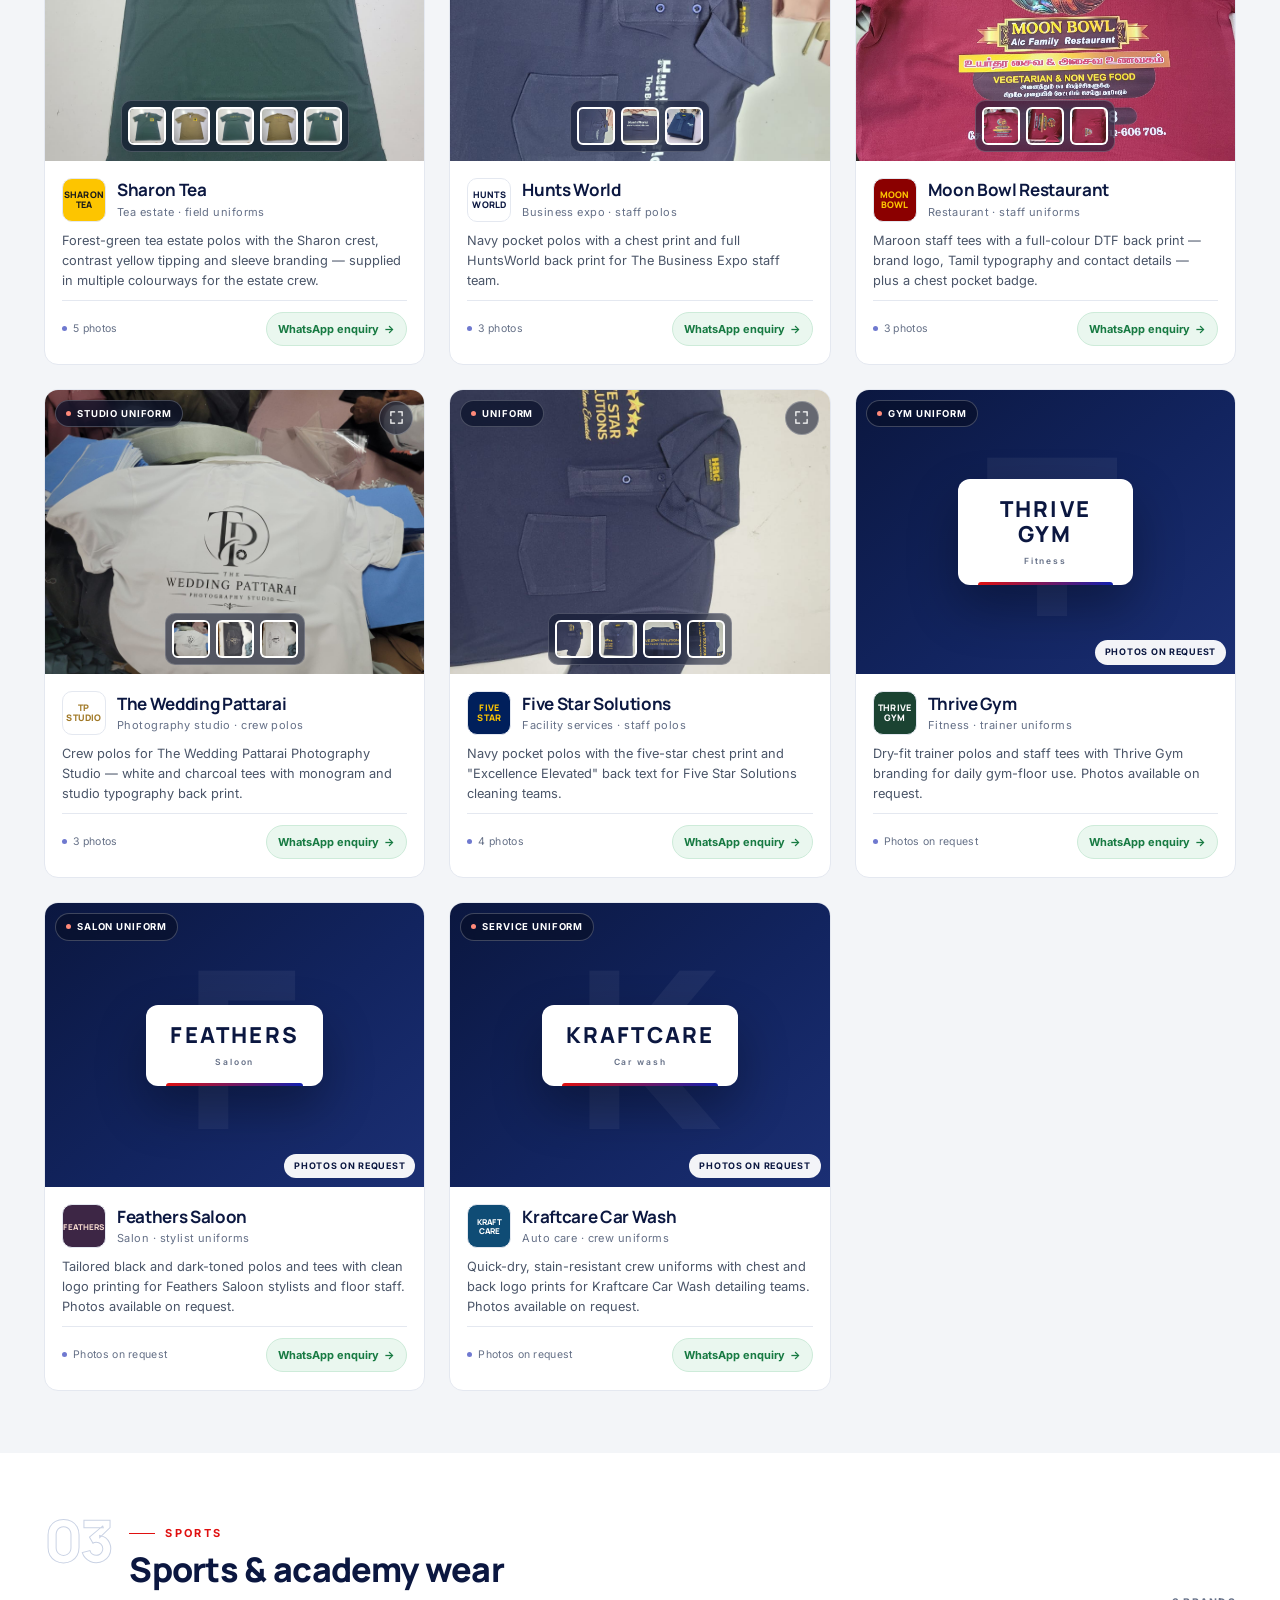
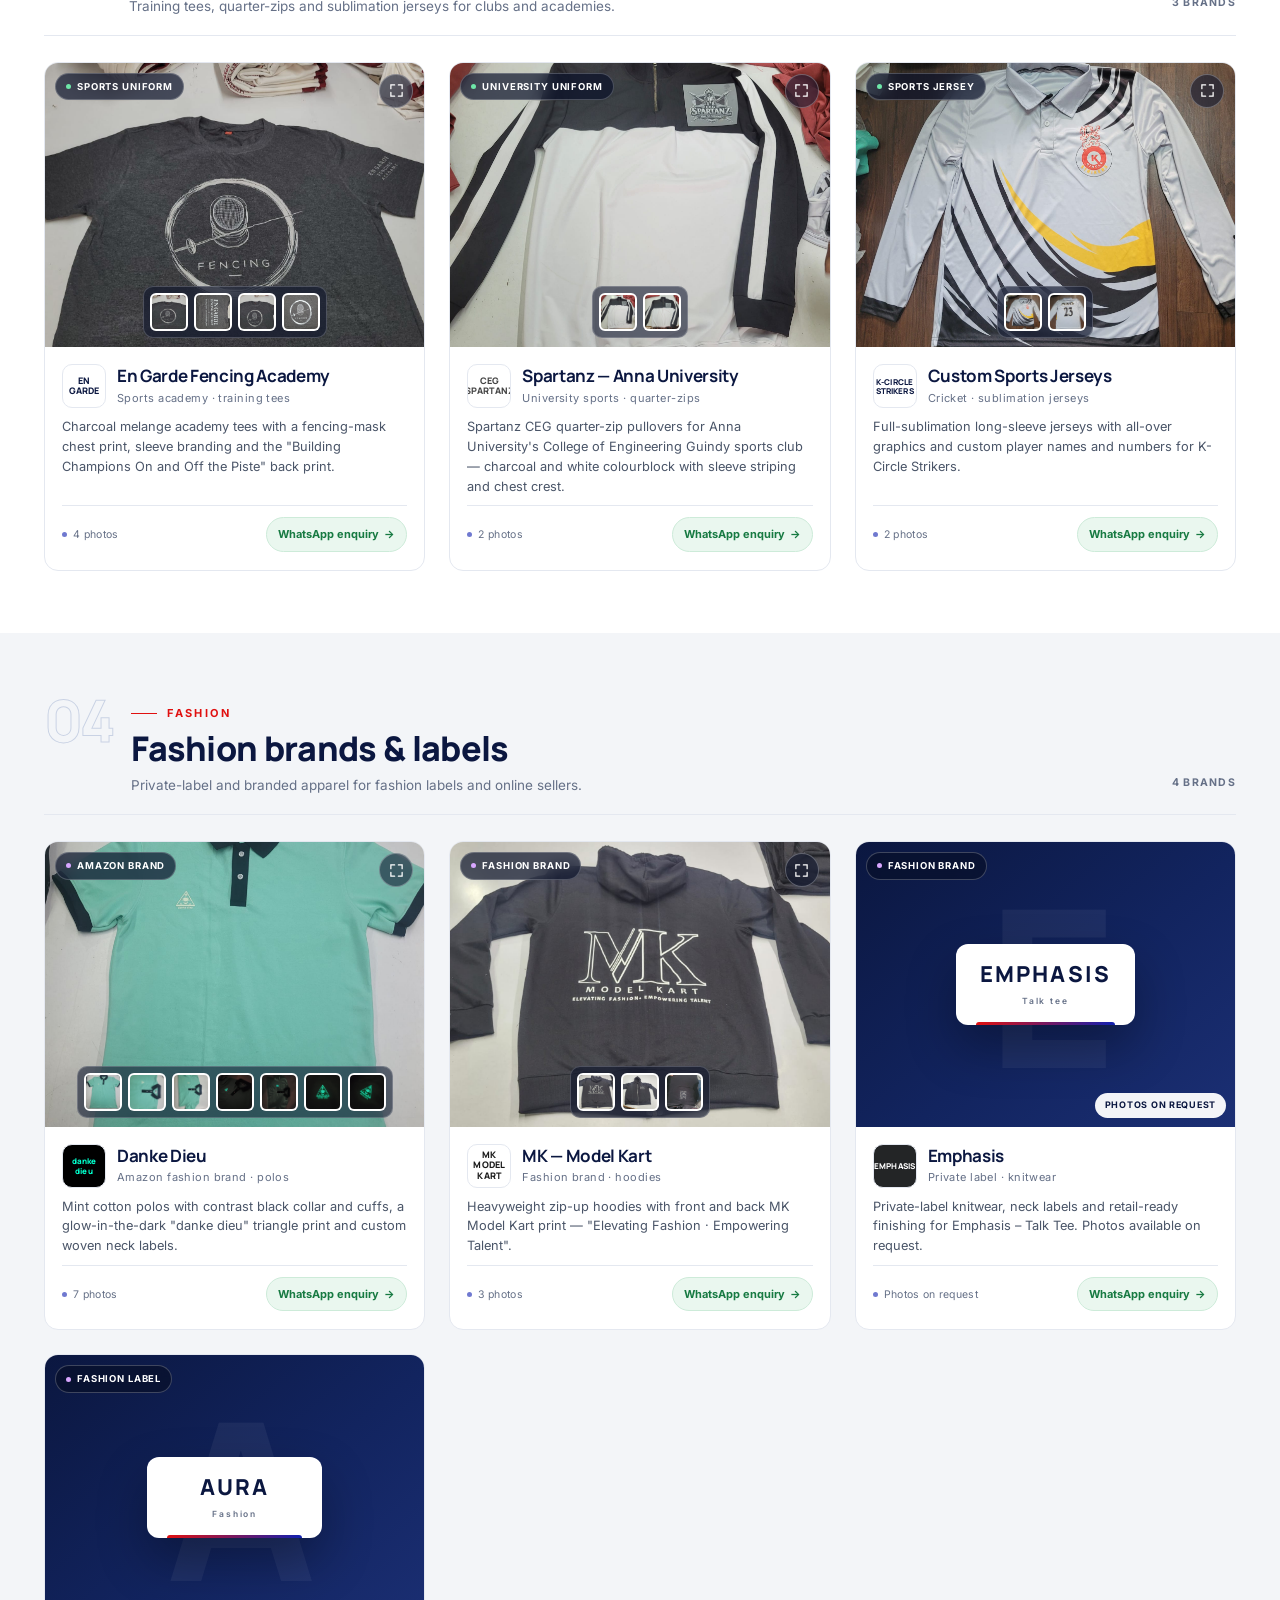
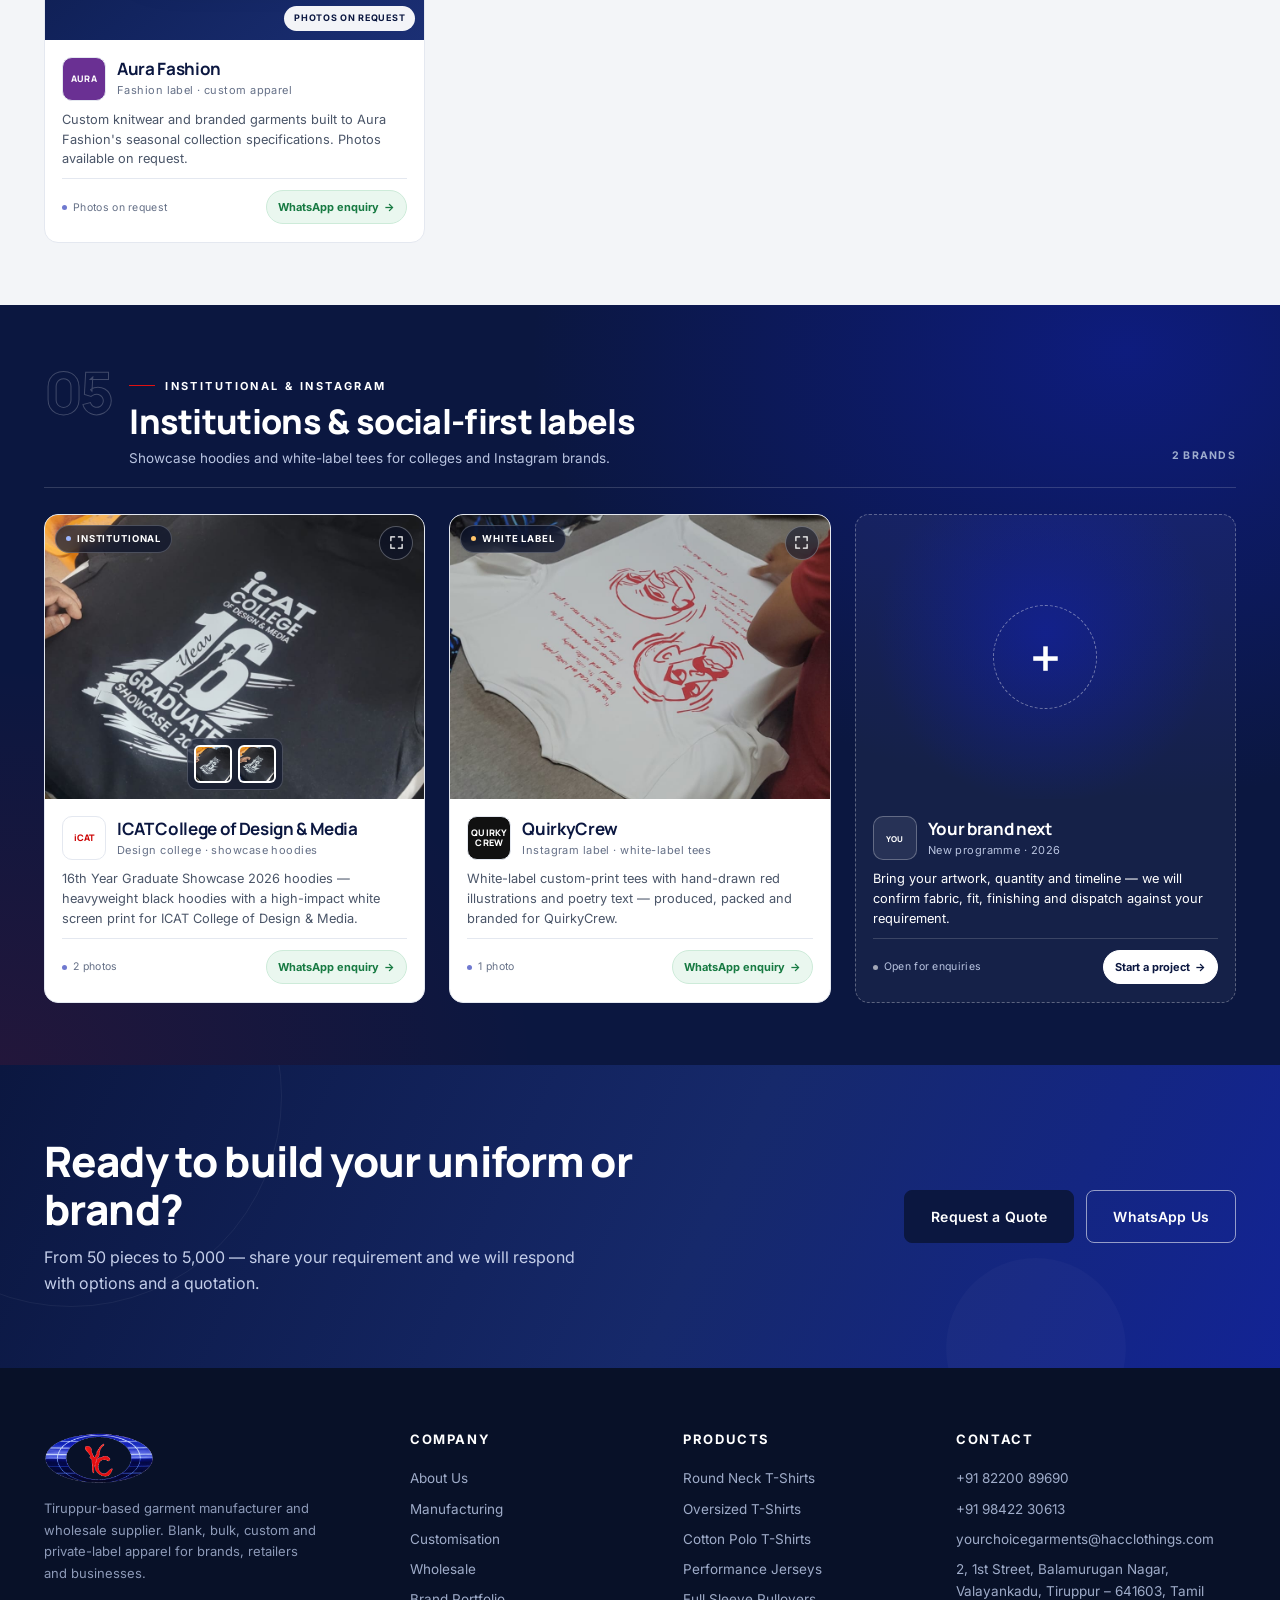
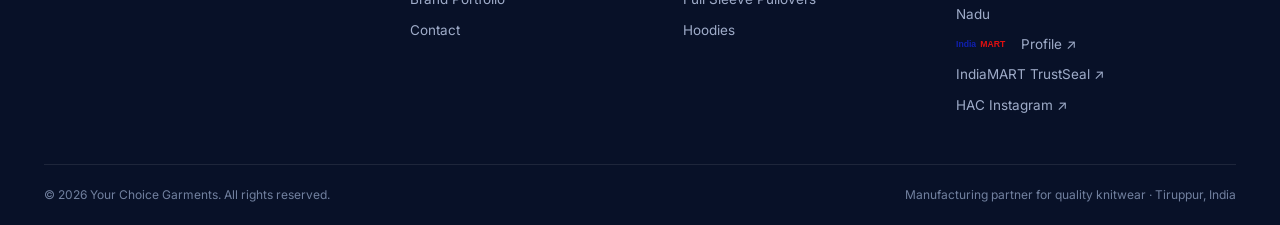
<file: portfolio.html>
<!DOCTYPE html>
<html lang="en">
<head>
<meta charset="UTF-8">
<meta name="viewport" content="width=device-width,initial-scale=1">
<title>Client Portfolio — Your Choice Garments</title>
<meta name="description" content="Client portfolio of Your Choice Garments, Tiruppur — corporate polos, service uniforms, sports academy wear, fashion-label hoodies and Instagram white-label tees.">
<meta name="keywords" content="garment portfolio Tiruppur, corporate uniform manufacturer, custom polo T-shirts, sports academy jerseys, private label hoodies, white label T-shirts">
<meta name="robots" content="index,follow">
<link rel="canonical" href="https://your-choice-garments.vercel.app/portfolio.html">
<meta property="og:title" content="Client Portfolio — Your Choice Garments">
<meta property="og:description" content="26 brand programmes — corporate polos, service uniforms, sports wear, fashion labels and white-label tees from our Tiruppur unit.">
<meta property="og:type" content="website">
<link rel="stylesheet" href="css/styles.css">
<script defer src="js/config.js"></script><script defer src="js/common.js"></script>
<link rel="preconnect" href="https://fonts.googleapis.com"><link rel="preconnect" href="https://fonts.gstatic.com" crossorigin>
<link href="https://fonts.googleapis.com/css2?family=Inter:wght@400;500;600&family=Manrope:wght@600;700;800&family=Cormorant+Garamond:ital,wght@0,500;0,600;1,500&display=swap" rel="stylesheet">
<link rel="icon" type="image/png" href="assets/brand/favicon.png"><link rel="apple-touch-icon" href="assets/brand/apple-touch-icon.png">
<style>
/* ── Portfolio hero ── */
.port-hero{overflow:hidden}
.port-hero .container{display:grid;grid-template-columns:minmax(0,1.08fr) minmax(0,.92fr);gap:clamp(34px,5vw,64px);align-items:center}
.port-hero h1{margin:14px 0 18px}
.port-hero .lead{font-size:clamp(15px,1.35vw,17px);max-width:56ch}
.port-hero-meta{display:flex;flex-wrap:wrap;gap:10px 26px;margin-top:26px;font-size:12.5px;letter-spacing:.03em;color:#B9C4E0}
.port-hero-meta span{display:inline-flex;align-items:center;gap:7px}
.port-hero-meta b{color:#fff;font-weight:700}
.port-collage{position:relative;height:clamp(300px,31vw,420px);isolation:isolate}
.port-collage figure{position:absolute;margin:0;overflow:hidden;border-radius:14px;border:1px solid rgba(255,255,255,.2);box-shadow:0 30px 70px rgba(0,0,0,.38);background:var(--navy-2)}
.port-collage img{width:100%;height:100%;object-fit:cover}
.port-collage figure:nth-child(1){left:0;top:6%;width:58%;height:72%;transform:rotate(-3deg);z-index:2}
.port-collage figure:nth-child(2){right:0;top:0;width:50%;height:58%;transform:rotate(3deg);z-index:1}
.port-collage figure:nth-child(3){right:5%;bottom:0;width:48%;height:48%;transform:rotate(-2deg);z-index:3}
.port-collage-tag{position:absolute;left:4%;bottom:2%;z-index:4;display:inline-flex;align-items:center;gap:8px;background:rgba(255,255,255,.95);color:var(--navy);font-size:10px;font-weight:700;letter-spacing:.1em;text-transform:uppercase;padding:8px 12px;border-radius:999px;box-shadow:0 12px 28px rgba(0,0,0,.28);white-space:nowrap}
.port-collage-tag i{width:6px;height:6px;border-radius:50%;background:var(--red)}

/* ── Client ticker ── */
.port-marquee .marquee{animation-duration:58s}

/* ── Toolbar: stats + filters ── */
.port-toolbar{padding:clamp(38px,5vw,58px) 0 clamp(34px,4vw,48px)}
.port-filterbar{display:flex;align-items:center;justify-content:space-between;gap:14px 20px;flex-wrap:wrap;margin-top:18px;padding:13px 15px;background:#fff;border:1px solid var(--border);border-radius:14px;box-shadow:0 10px 30px rgba(11,23,64,.05)}
.port-filters{display:flex;flex-wrap:wrap;gap:7px}
.pf-btn{display:inline-flex;align-items:center;gap:6px;padding:8px 14px;border-radius:999px;border:1px solid var(--border);background:#fff;font:inherit;font-size:12.5px;font-weight:600;color:#4A5568;cursor:pointer;transition:background .2s,color .2s,border-color .2s}
.pf-btn .n{font-size:10.5px;font-weight:700;color:var(--muted);opacity:.8}
.pf-btn:hover{border-color:var(--navy);color:var(--navy)}
.pf-btn[aria-pressed="true"]{background:var(--navy);border-color:var(--navy);color:#fff}
.pf-btn[aria-pressed="true"] .n{color:#AEBBD8;opacity:1}
.pf-btn:focus-visible{outline:2px solid var(--blue);outline-offset:2px}
.port-status{font-size:12px;color:var(--muted);margin:0;letter-spacing:.01em}

/* ── Category bands ── */
.port-cat{padding:clamp(38px,5vw,62px) 0;position:relative}
.port-cat.is-hidden{display:none}
.port-head{display:flex;justify-content:space-between;align-items:flex-end;gap:20px;flex-wrap:wrap;padding-bottom:18px;border-bottom:1px solid var(--border);margin-bottom:26px}
.port-head-main{display:flex;align-items:flex-start;gap:18px;min-width:0}
.port-num{font-family:'Manrope',sans-serif;font-weight:800;font-size:clamp(38px,5vw,58px);line-height:.85;color:transparent;-webkit-text-stroke:1px #C9D2E4;letter-spacing:-.05em;flex-shrink:0}
.port-head h2{font-size:clamp(24px,2.8vw,34px)}
.port-head .eyebrow{margin-bottom:7px}
.port-head .desc{font-size:13.5px;color:var(--muted);margin-top:7px;max-width:620px;line-height:1.55}
.port-count{font-size:10.5px;font-weight:700;letter-spacing:.12em;text-transform:uppercase;color:var(--muted);white-space:nowrap;padding-bottom:5px}
.port-cat.section-navy .port-head{border-bottom-color:rgba(255,255,255,.16)}
.port-cat.section-navy .port-num{-webkit-text-stroke-color:rgba(255,255,255,.22)}
.port-cat.section-navy .port-count{color:#9FADCE}
.port-cat.section-navy .eyebrow{color:#fff}
.port-cat.section-navy .port-head .desc{color:#B9C4E0}

/* ── Cards ── */
.port-grid{display:grid;grid-template-columns:repeat(auto-fill,minmax(min(100%,330px),1fr));gap:24px}
.brand-card{display:flex;flex-direction:column;background:#fff;border:1px solid var(--border);border-radius:var(--radius);overflow:hidden;transition:transform .3s var(--ease),box-shadow .3s var(--ease)}
.brand-card:hover{transform:translateY(-4px);box-shadow:var(--shadow)}
.brand-card[hidden]{display:none}
.brand-media{position:relative;aspect-ratio:4/3;background:var(--grey);overflow:hidden}
.brand-photo{display:block;width:100%;height:100%;padding:0;border:0;background:none;cursor:zoom-in;position:relative}
.brand-photo img{width:100%;height:100%;object-fit:cover;transition:transform .7s var(--ease)}
.brand-card:hover .brand-photo img{transform:scale(1.045)}
.brand-photo:focus-visible{outline:3px solid var(--blue);outline-offset:-3px}
.brand-zoom{position:absolute;top:11px;right:11px;z-index:2;width:34px;height:34px;border-radius:50%;display:flex;align-items:center;justify-content:center;background:rgba(8,16,40,.55);border:1px solid rgba(255,255,255,.28);color:#fff;backdrop-filter:blur(8px);pointer-events:none;transition:background .2s,border-color .2s}
.brand-zoom svg{width:15px;height:15px}
.brand-photo:hover .brand-zoom,.brand-photo:focus-visible .brand-zoom{background:var(--red);border-color:var(--red)}
.brand-badge{position:absolute;top:10px;left:10px;z-index:3;display:inline-flex;align-items:center;gap:6px;padding:5px 10px;border-radius:999px;font-size:9.5px;font-weight:700;letter-spacing:.09em;text-transform:uppercase;color:#fff;background:rgba(8,16,40,.68);border:1px solid rgba(255,255,255,.22);backdrop-filter:blur(8px);pointer-events:none}
.brand-badge i{width:5px;height:5px;border-radius:50%;background:#fff;flex-shrink:0}
.badge-corporate i{background:#7EA0FF}
.badge-uniform i{background:#FF8A7A}
.badge-sports i{background:#6EE7A8}
.badge-brand i{background:#D8A6FF}
.badge-institutional i{background:#9DB6FF}
.badge-instagram i{background:#FFC46B}

/* thumbnail strip sits on the photo, keeps cards compact */
.brand-thumbs{position:absolute;left:50%;bottom:9px;transform:translateX(-50%);z-index:3;display:flex;gap:6px;padding:6px;width:max-content;max-width:calc(100% - 18px);background:rgba(8,16,40,.55);border:1px solid rgba(255,255,255,.2);border-radius:10px;backdrop-filter:blur(10px);overflow-x:auto;scrollbar-width:none}
.brand-thumbs::-webkit-scrollbar{display:none}
.brand-thumb{flex:0 0 auto;width:38px;height:38px;padding:0;border:2px solid transparent;border-radius:6px;overflow:hidden;background:#fff;cursor:pointer;transition:border-color .2s,transform .2s}
.brand-thumb img{width:100%;height:100%;object-fit:cover}
.brand-thumb:hover{border-color:rgba(255,255,255,.6)}
.brand-thumb.is-active{border-color:#fff}
.brand-thumb:focus-visible{outline:2px solid #fff;outline-offset:1px}

/* logo-only brand panel */
.brand-media--mark{display:flex;align-items:center;justify-content:center;background:linear-gradient(140deg,#0B1740 0%,#12245f 55%,#1b2f74 100%);isolation:isolate}
.brand-media--mark::before{content:attr(data-initial);position:absolute;inset:0;display:flex;align-items:center;justify-content:center;font-family:'Manrope',sans-serif;font-weight:800;font-size:clamp(150px,19vw,220px);line-height:1;color:rgba(255,255,255,.055);letter-spacing:-.06em;z-index:0;user-select:none}
.brand-plate{position:relative;z-index:1;display:flex;align-items:center;justify-content:center;background:#fff;border-radius:12px;padding:18px 24px;min-width:46%;max-width:78%;box-shadow:0 22px 50px rgba(0,0,0,.32)}
.brand-plate::after{content:"";position:absolute;left:20px;right:20px;bottom:0;height:3px;border-radius:3px 3px 0 0;background:linear-gradient(90deg,var(--red),var(--blue))}
.brand-plate img{height:58px;width:auto;max-width:100%;object-fit:contain}
.brand-plate--stack{flex-direction:column;gap:8px}
.brand-plate--stack img{height:44px}
.brand-plate--stack b{font-family:'Manrope',sans-serif;font-size:9.5px;font-weight:800;letter-spacing:.12em;text-transform:uppercase;color:var(--navy);line-height:1}
.brand-plate--word{display:flex;flex-direction:column;gap:5px;font-family:'Manrope',sans-serif;font-weight:800;font-size:clamp(16px,2vw,22px);letter-spacing:.1em;line-height:1.15;color:var(--navy);text-align:center}
.brand-plate--word small{display:block;font-family:'Inter',sans-serif;font-size:8.5px;font-weight:600;letter-spacing:.22em;color:var(--muted);margin-top:5px}
.brand-nophoto{position:absolute;right:9px;bottom:9px;z-index:3;background:rgba(255,255,255,.95);color:var(--navy);font-size:9px;font-weight:700;letter-spacing:.08em;text-transform:uppercase;padding:5px 10px;border-radius:999px;pointer-events:none}

/* card body */
.brand-body{display:flex;flex-direction:column;flex:1;gap:9px;padding:17px 17px 18px}
.brand-id{display:flex;align-items:center;gap:11px}
.brand-mark{width:44px;height:44px;flex-shrink:0;display:flex;align-items:center;justify-content:center;overflow:hidden;padding:4px;border:1px solid var(--border);border-radius:10px;background:#fff;font-family:'Manrope',sans-serif;font-weight:800;font-size:9px;line-height:1.15;text-align:center;letter-spacing:.02em;color:var(--navy)}
.brand-mark img{max-width:100%;max-height:100%;object-fit:contain}
.brand-id h3{font-size:17px;line-height:1.25}
.brand-type{font-size:11px;letter-spacing:.04em;color:var(--muted);margin-top:2px}
.brand-desc{font-size:12.8px;color:#4A5568;line-height:1.55;flex:1}
.brand-foot{display:flex;align-items:center;justify-content:space-between;gap:10px;flex-wrap:wrap;margin-top:auto;padding-top:11px;border-top:1px solid var(--border)}
.brand-photo-count{display:inline-flex;align-items:center;gap:6px;font-size:10.5px;color:var(--muted);letter-spacing:.03em;white-space:nowrap}
.brand-photo-count::before{content:"";width:5px;height:5px;border-radius:50%;background:var(--blue);opacity:.6;flex-shrink:0}
.brand-wa{display:inline-flex;align-items:center;gap:5px;padding:7px 11px;border-radius:999px;background:#EAF7EF;color:#177A42;font-size:11px;font-weight:700;border:1px solid #CDEBD9;white-space:nowrap;transition:background .2s,color .2s,border-color .2s}
.brand-wa::after{content:"→";font-size:11px}
.brand-wa:hover{background:#177A42;color:#fff;border-color:#177A42}
.brand-wa:focus-visible{outline:2px solid var(--blue);outline-offset:2px}

/* invitation card in the navy band */
.brand-card--invite{background:rgba(255,255,255,.045);border:1px dashed rgba(255,255,255,.3)}
.brand-card--invite:hover{background:rgba(255,255,255,.07);box-shadow:0 24px 60px rgba(0,0,0,.3)}
.invite-media{position:relative;aspect-ratio:4/3;display:flex;align-items:center;justify-content:center;background:radial-gradient(circle at 50% 42%,rgba(16,32,176,.55),transparent 68%);overflow:hidden}
.invite-plus{width:104px;height:104px;border-radius:50%;border:1px dashed rgba(255,255,255,.4);display:flex;align-items:center;justify-content:center;font-family:'Manrope',sans-serif;font-size:54px;font-weight:600;line-height:1;color:#fff}
.brand-card--invite .brand-id h3,.brand-card--invite .brand-desc{color:#fff}
.brand-card--invite .brand-type,.brand-card--invite .brand-photo-count{color:#B9C4E0}
.brand-card--invite .brand-photo-count::before{background:#fff}
.brand-card--invite .brand-foot{border-top-color:rgba(255,255,255,.16)}
.brand-card--invite .brand-mark{border-color:rgba(255,255,255,.28);background:rgba(255,255,255,.08);color:#fff;font-size:8px}
.brand-card--invite .brand-wa{background:#fff;color:var(--navy);border-color:#fff}
.brand-card--invite .brand-wa:hover{background:var(--red);color:#fff;border-color:var(--red)}
/* keep normal cards readable on the navy band */
.port-cat.section-navy .brand-card:not(.brand-card--invite) h3{color:var(--navy)}
.port-cat.section-navy .brand-card:not(.brand-card--invite) .brand-type,
.port-cat.section-navy .brand-card:not(.brand-card--invite) .brand-photo-count{color:var(--muted)}
.port-cat.section-navy .brand-card:not(.brand-card--invite) .brand-desc{color:#4A5568}
.port-cat.section-navy .brand-card:not(.brand-card--invite) .brand-photo-count::before{background:var(--blue)}

/* ── Lightbox ── */
.lb{position:fixed;inset:0;z-index:2000;display:none;align-items:center;justify-content:center;padding:28px 20px;background:rgba(5,10,25,.94);backdrop-filter:blur(6px)}
.lb.is-open{display:flex}
.lb-figure{position:relative;margin:0;max-width:min(1040px,94vw);max-height:92vh;display:flex;flex-direction:column;align-items:center;gap:12px}
.lb-img{max-width:100%;max-height:74vh;width:auto;height:auto;border-radius:12px;box-shadow:0 30px 80px rgba(0,0,0,.5);background:var(--navy)}
.lb-caption{color:#D5DEF5;font-size:12.5px;text-align:center;margin:0;max-width:72ch;line-height:1.5}
.lb-controls{display:flex;align-items:center;gap:14px}
.lb-nav{width:40px;height:40px;border-radius:50%;border:1px solid rgba(255,255,255,.32);background:rgba(255,255,255,.08);color:#fff;font-size:17px;line-height:1;cursor:pointer;display:flex;align-items:center;justify-content:center;transition:background .2s,border-color .2s}
.lb-nav:hover{background:var(--red);border-color:var(--red)}
.lb-nav:focus-visible{outline:2px solid #fff;outline-offset:2px}
.lb-count{font-size:11px;letter-spacing:.12em;color:#AEBBD8;min-width:52px;text-align:center}
.lb-close{position:absolute;top:-50px;right:0;width:40px;height:40px;border-radius:50%;border:1px solid rgba(255,255,255,.35);background:rgba(11,23,64,.92);color:#fff;font-size:20px;line-height:1;cursor:pointer;display:flex;align-items:center;justify-content:center;transition:background .2s,border-color .2s}
.lb-close:hover{background:var(--red);border-color:var(--red)}
.lb-close:focus-visible{outline:2px solid #fff;outline-offset:3px}
.sr-only{position:absolute!important;width:1px;height:1px;padding:0;margin:-1px;overflow:hidden;clip:rect(0,0,0,0);white-space:nowrap;border:0}

@media(max-width:900px){
  .port-hero .container{grid-template-columns:1fr}
  .port-collage{height:250px;max-width:560px;margin-top:4px}
}
@media(max-width:640px){
  .port-hero{padding-bottom:clamp(42px,8vw,58px)}
  .port-collage{height:auto;min-height:360px}
  .port-collage figure{position:static;display:block;width:100%;height:auto;aspect-ratio:4/3;margin:0 0 10px;transform:none!important;z-index:auto!important;border-radius:12px}
  .port-collage figure:nth-child(1),
  .port-collage figure:nth-child(2),
  .port-collage figure:nth-child(3){left:auto;right:auto;top:auto;bottom:auto;width:100%;height:auto}
  .port-collage-tag{position:static;display:inline-flex;margin-top:8px;font-size:9px;padding:6px 10px}
  .port-head-main{gap:0}
  .port-num{display:none}
  .port-filterbar{padding:11px 12px;gap:9px}
  .pf-btn{padding:8px 12px;font-size:12px}
  .port-grid{gap:16px}
  .port-toolbar .stat{padding:20px 16px}
  .port-toolbar .stat span{font-size:10.5px;letter-spacing:.06em}
  .brand-body{padding:15px 15px 16px}
  .brand-thumbs{gap:5px;padding:5px}
  .brand-thumb{width:34px;height:34px}
  .brand-foot{gap:8px}
  .lb{padding:20px 12px}
  .lb-close{top:-46px}
  .lb-img{max-height:68vh}
}
@media(prefers-reduced-motion:reduce){
  .port-marquee .marquee{animation:none}
  .brand-card,.brand-photo img,.brand-zoom{transition:none}
  .brand-card:hover{transform:none}
  .brand-card:hover .brand-photo img{transform:none}
}
</style>
</head>
<body>
<div id="site-header"></div>

<!-- ── HERO ── -->
<section class="page-hero port-hero">
  <div class="container">
    <div>
      <p class="eyebrow">Client portfolio</p>
      <h1>Garments that carry<br>every brand story.</h1>
      <p class="lead">A working look at the polos, tees, hoodies and uniforms produced for corporate teams, institutions, sports academies and fashion labels — 26 brand programmes across six client categories.</p>
      <div class="port-hero-meta">
        <span><b>26</b> brand programmes</span>
        <span><b>6</b> client categories</span>
        <span><b>Since 2017</b> · Tiruppur unit</span>
      </div>
    </div>
    <div class="port-collage" aria-hidden="true">
      <figure><img src="assets/portfolio/aidni-01.jpg" alt="" fetchpriority="high" decoding="async"></figure>
      <figure><img src="assets/portfolio/danke-dieu-06.jpg" alt="" decoding="async"></figure>
      <figure><img src="assets/portfolio/sharon-tea-04.jpg" alt="" decoding="async"></figure>
      <span class="port-collage-tag"><i></i>Recent client work</span>
    </div>
  </div>
</section>

<!-- ── CLIENT TICKER ── -->
<div class="strip port-marquee" aria-hidden="true"><div class="marquee">
  <span>AIDNI Express Line</span><span>SIGMA</span><span>TVS</span><span>YSL</span><span>Ashok Leyland</span><span>Visteon</span><span>Tata</span><span>Hanon</span><span>Balaji Traders</span><span>Sharon Tea</span><span>Hunts World</span><span>Moon Bowl</span><span>The Wedding Pattarai</span><span>Five Star Solutions</span><span>Thrive Gym</span><span>Feathers Saloon</span><span>Kraftcare Car Wash</span><span>En Garde Fencing</span><span>Spartanz CEG</span><span>K-Circle Strikers</span><span>Danke Dieu</span><span>MK Model Kart</span><span>Emphasis</span><span>Aura Fashion</span><span>ICAT</span><span>QuirkyCrew</span>
  <span>AIDNI Express Line</span><span>SIGMA</span><span>TVS</span><span>YSL</span><span>Ashok Leyland</span><span>Visteon</span><span>Tata</span><span>Hanon</span><span>Balaji Traders</span><span>Sharon Tea</span><span>Hunts World</span><span>Moon Bowl</span><span>The Wedding Pattarai</span><span>Five Star Solutions</span><span>Thrive Gym</span><span>Feathers Saloon</span><span>Kraftcare Car Wash</span><span>En Garde Fencing</span><span>Spartanz CEG</span><span>K-Circle Strikers</span><span>Danke Dieu</span><span>MK Model Kart</span><span>Emphasis</span><span>Aura Fashion</span><span>ICAT</span><span>QuirkyCrew</span>
</div></div>

<!-- ── STATS + FILTERS ── -->
<section class="port-toolbar section-grey">
  <div class="container">
    <div class="stats on-light" role="group" aria-label="Portfolio statistics">
      <div class="stat"><b>26</b><span>Brand programmes</span></div>
      <div class="stat"><b>5,000+</b><span>Garments delivered</span></div>
      <div class="stat"><b>6</b><span>Client categories</span></div>
      <div class="stat"><b>100%</b><span>Custom made</span></div>
    </div>
    <div class="port-filterbar">
      <div class="port-filters" role="group" aria-label="Filter portfolio by category">
        <button class="pf-btn" type="button" data-filter="all" aria-pressed="true">All brands <span class="n">26</span></button>
        <button class="pf-btn" type="button" data-filter="corporate" aria-pressed="false">Corporate <span class="n">9</span></button>
        <button class="pf-btn" type="button" data-filter="uniform" aria-pressed="false">Uniforms <span class="n">8</span></button>
        <button class="pf-btn" type="button" data-filter="sports" aria-pressed="false">Sports <span class="n">3</span></button>
        <button class="pf-btn" type="button" data-filter="brand" aria-pressed="false">Fashion <span class="n">4</span></button>
        <button class="pf-btn" type="button" data-filter="institutional" aria-pressed="false">Institutional <span class="n">1</span></button>
        <button class="pf-btn" type="button" data-filter="instagram" aria-pressed="false">Instagram <span class="n">1</span></button>
      </div>
      <p class="port-status" id="portStatus" role="status" aria-live="polite">Showing all 26 brand programmes.</p>
    </div>
  </div>
</section>

<main id="portfolio">

  <!-- ── CORPORATE ── -->
  <section class="port-cat" aria-labelledby="cat-corporate">
    <div class="container">
      <div class="port-head">
        <div class="port-head-main">
          <span class="port-num" aria-hidden="true">01</span>
          <div>
            <p class="eyebrow">Corporate</p>
            <h2 id="cat-corporate">Corporate uniforms &amp; clients</h2>
            <p class="desc">Branded polos and apparel for corporate teams and business supply networks.</p>
          </div>
        </div>
        <span class="port-count">9 brands</span>
      </div>
      <div class="port-grid">

        <article class="brand-card" data-category="corporate">
          <div class="brand-media">
            <button class="brand-photo" type="button" data-lightbox="assets/portfolio/aidni-01.jpg" data-caption="AIDNI Express Line — navy polo with white-tipped collar and chest embroidery" aria-label="View larger photo of AIDNI Express Line">
              <img src="assets/portfolio/aidni-01.jpg" alt="AIDNI Express Line navy polo uniform with white-tipped collar and chest embroidery" loading="lazy" decoding="async">
              <span class="brand-zoom" aria-hidden="true"><svg viewBox="0 0 24 24" fill="none" stroke="currentColor" stroke-width="2" stroke-linecap="round"><path d="M9 3H3v6M15 3h6v6M9 21H3v-6M21 15v6h-6"/></svg></span>
            </button>
            <span class="brand-badge badge-corporate"><i></i>Corporate</span>
            <div class="brand-thumbs" role="group" aria-label="AIDNI Express Line photos">
              <button class="brand-thumb is-active" type="button" aria-pressed="true" aria-label="Show photo 1 of AIDNI Express Line" data-src="assets/portfolio/aidni-01.jpg" data-alt="AIDNI Express Line navy polo uniform with white-tipped collar and chest embroidery" data-caption="AIDNI Express Line — navy polo with white-tipped collar and chest embroidery"><img src="assets/portfolio/aidni-01.jpg" alt="" loading="lazy"></button>
              <button class="brand-thumb" type="button" aria-pressed="false" aria-label="Show photo 2 of AIDNI Express Line" data-src="assets/portfolio/aidni-02.jpg" data-alt="AIDNI Express Line polo uniform, additional view 2" data-caption="AIDNI Express Line — uniform photo 2"><img src="assets/portfolio/aidni-02.jpg" alt="" loading="lazy"></button>
              <button class="brand-thumb" type="button" aria-pressed="false" aria-label="Show photo 3 of AIDNI Express Line" data-src="assets/portfolio/aidni-03.jpg" data-alt="AIDNI Express Line polo uniform, additional view 3" data-caption="AIDNI Express Line — uniform photo 3"><img src="assets/portfolio/aidni-03.jpg" alt="" loading="lazy"></button>
              <button class="brand-thumb" type="button" aria-pressed="false" aria-label="Show photo 4 of AIDNI Express Line" data-src="assets/portfolio/aidni-04.jpg" data-alt="AIDNI Express Line polo uniform, additional view 4" data-caption="AIDNI Express Line — uniform photo 4"><img src="assets/portfolio/aidni-04.jpg" alt="" loading="lazy"></button>
              <button class="brand-thumb" type="button" aria-pressed="false" aria-label="Show photo 5 of AIDNI Express Line" data-src="assets/portfolio/aidni-05.jpg" data-alt="AIDNI Express Line polo uniform, additional view 5" data-caption="AIDNI Express Line — uniform photo 5"><img src="assets/portfolio/aidni-05.jpg" alt="" loading="lazy"></button>
            </div>
          </div>
          <div class="brand-body">
            <div class="brand-id">
              <span class="brand-mark" aria-hidden="true">AIDNI</span>
              <div><h3>AIDNI Express Line</h3><p class="brand-type">Corporate logistics · polo uniforms</p></div>
            </div>
            <p class="brand-desc">Navy polo uniforms with white-tipped collar and cuffs, chest embroidery and individual polybag packing for AIDNI Express Line.</p>
            <div class="brand-foot">
              <span class="brand-photo-count">5 photos</span>
              <a class="brand-wa" href="https://wa.me/918220089690?text=Hi%20YCG!%20I%27m%20interested%20in%20corporate%20polo%20uniforms%20similar%20to%20AIDNI%20Express%20Line." target="_blank" rel="noopener">WhatsApp enquiry</a>
            </div>
          </div>
        </article>

        <article class="brand-card" data-category="corporate">
          <div class="brand-media">
            <button class="brand-photo" type="button" data-lightbox="assets/portfolio/sigma-04.jpg" data-caption="SIGMA — white cotton piqué polo with sky-blue collar and cuffs" aria-label="View larger photo of SIGMA">
              <img src="assets/portfolio/sigma-04.jpg" alt="SIGMA white cotton piqué polo with sky-blue contrast collar and sleeve cuffs" loading="lazy" decoding="async">
              <span class="brand-zoom" aria-hidden="true"><svg viewBox="0 0 24 24" fill="none" stroke="currentColor" stroke-width="2" stroke-linecap="round"><path d="M9 3H3v6M15 3h6v6M9 21H3v-6M21 15v6h-6"/></svg></span>
            </button>
            <span class="brand-badge badge-corporate"><i></i>Corporate</span>
            <div class="brand-thumbs" role="group" aria-label="SIGMA photos">
              <button class="brand-thumb is-active" type="button" aria-pressed="true" aria-label="Show photo 1 of SIGMA" data-src="assets/portfolio/sigma-04.jpg" data-alt="SIGMA white cotton piqué polo with sky-blue contrast collar and sleeve cuffs" data-caption="SIGMA — white cotton piqué polo with sky-blue collar and cuffs"><img src="assets/portfolio/sigma-04.jpg" alt="" loading="lazy"></button>
              <button class="brand-thumb" type="button" aria-pressed="false" aria-label="Show photo 2 of SIGMA" data-src="assets/portfolio/sigma-01.jpg" data-alt="SIGMA polo collar and woven neck label detail" data-caption="SIGMA — collar and woven neck label detail"><img src="assets/portfolio/sigma-01.jpg" alt="" loading="lazy"></button>
              <button class="brand-thumb" type="button" aria-pressed="false" aria-label="Show photo 3 of SIGMA" data-src="assets/portfolio/sigma-02.jpg" data-alt="SIGMA polo uniform, additional view 3" data-caption="SIGMA — uniform photo 3"><img src="assets/portfolio/sigma-02.jpg" alt="" loading="lazy"></button>
              <button class="brand-thumb" type="button" aria-pressed="false" aria-label="Show photo 4 of SIGMA" data-src="assets/portfolio/sigma-03.jpg" data-alt="SIGMA polo uniform, additional view 4" data-caption="SIGMA — uniform photo 4"><img src="assets/portfolio/sigma-03.jpg" alt="" loading="lazy"></button>
            </div>
          </div>
          <div class="brand-body">
            <div class="brand-id">
              <span class="brand-mark" aria-hidden="true" style="color:#1b365d">SIGMA</span>
              <div><h3>SIGMA</h3><p class="brand-type">Corporate · cotton piqué polos</p></div>
            </div>
            <p class="brand-desc">White premium cotton piqué polos with sky-blue contrast collar and cuffs, a woven SIGMA neck label and tricolour-accented chest embroidery.</p>
            <div class="brand-foot">
              <span class="brand-photo-count">4 photos</span>
              <a class="brand-wa" href="https://wa.me/918220089690?text=Hi%20YCG!%20I%27m%20interested%20in%20custom%20cotton%20polos%20similar%20to%20SIGMA." target="_blank" rel="noopener">WhatsApp enquiry</a>
            </div>
          </div>
        </article>

        <article class="brand-card" data-category="corporate">
          <div class="brand-media brand-media--mark" data-initial="T">
            <span class="brand-plate brand-plate--stack" aria-hidden="true"><img src="assets/brands/logos/tvs.png" alt="" loading="lazy"><b>TVS</b></span>
            <span class="brand-badge badge-corporate"><i></i>Corporate</span>
            <span class="brand-nophoto">Photos on request</span>
          </div>
          <div class="brand-body">
            <div class="brand-id">
              <span class="brand-mark" aria-hidden="true">TVS</span>
              <div><h3>TVS Motor Company</h3><p class="brand-type">Automotive · corporate polos</p></div>
            </div>
            <p class="brand-desc">Corporate polo uniform supply for TVS Motor Company teams through established business networks. Photos available on request.</p>
            <div class="brand-foot">
              <span class="brand-photo-count">Photos on request</span>
              <a class="brand-wa" href="https://wa.me/918220089690?text=Hi%20YCG!%20I%20need%20corporate%20uniforms%20for%20an%20automotive%20company." target="_blank" rel="noopener">WhatsApp enquiry</a>
            </div>
          </div>
        </article>

        <article class="brand-card" data-category="corporate">
          <div class="brand-media brand-media--mark" data-initial="Y">
            <span class="brand-plate brand-plate--stack" aria-hidden="true"><img src="assets/brands/logos/ysl.png" alt="" loading="lazy"><b>YSL</b></span>
            <span class="brand-badge badge-corporate"><i></i>Corporate</span>
            <span class="brand-nophoto">Photos on request</span>
          </div>
          <div class="brand-body">
            <div class="brand-id">
              <span class="brand-mark" aria-hidden="true"><img src="assets/brands/logos/ysl.png" alt=""></span>
              <div><h3>YSL</h3><p class="brand-type">Corporate apparel</p></div>
            </div>
            <p class="brand-desc">Corporate apparel supply for YSL through established business networks — customised polos and tees with precision branding. Photos available on request.</p>
            <div class="brand-foot">
              <span class="brand-photo-count">Photos on request</span>
              <a class="brand-wa" href="https://wa.me/918220089690?text=Hi%20YCG!%20I%20need%20corporate%20apparel%20similar%20to%20your%20YSL%20order." target="_blank" rel="noopener">WhatsApp enquiry</a>
            </div>
          </div>
        </article>

        <article class="brand-card" data-category="corporate">
          <div class="brand-media brand-media--mark" data-initial="A">
            <span class="brand-plate brand-plate--stack" aria-hidden="true"><img src="assets/brands/logos/ashok-leyland.png" alt="" loading="lazy"><b>Ashok Leyland</b></span>
            <span class="brand-badge badge-corporate"><i></i>Corporate</span>
            <span class="brand-nophoto">Photos on request</span>
          </div>
          <div class="brand-body">
            <div class="brand-id">
              <span class="brand-mark" aria-hidden="true" style="font-size:7.5px">ASHOK<br>LEYLAND</span>
              <div><h3>Ashok Leyland</h3><p class="brand-type">Automotive · uniform polos</p></div>
            </div>
            <p class="brand-desc">Corporate-grade uniform polos with logo embroidery for Ashok Leyland teams, supplied through extended business networks. Photos available on request.</p>
            <div class="brand-foot">
              <span class="brand-photo-count">Photos on request</span>
              <a class="brand-wa" href="https://wa.me/918220089690?text=Hi%20YCG!%20I%20need%20corporate%20apparel%20for%20a%20large%20manufacturing%20company." target="_blank" rel="noopener">WhatsApp enquiry</a>
            </div>
          </div>
        </article>

        <article class="brand-card" data-category="corporate">
          <div class="brand-media brand-media--mark" data-initial="V">
            <span class="brand-plate brand-plate--stack" aria-hidden="true"><img src="assets/brands/logos/visteon.png" alt="" loading="lazy"><b>Visteon</b></span>
            <span class="brand-badge badge-corporate"><i></i>Corporate</span>
            <span class="brand-nophoto">Photos on request</span>
          </div>
          <div class="brand-body">
            <div class="brand-id">
              <span class="brand-mark" aria-hidden="true" style="font-size:7.5px">VISTEON</span>
              <div><h3>Visteon</h3><p class="brand-type">Automotive electronics · corporate apparel</p></div>
            </div>
            <p class="brand-desc">Corporate apparel supply for Visteon, a global automotive electronics corporation, through established business networks. Photos available on request.</p>
            <div class="brand-foot">
              <span class="brand-photo-count">Photos on request</span>
              <a class="brand-wa" href="https://wa.me/918220089690?text=Hi%20YCG!%20I%20need%20bulk%20corporate%20apparel%20for%20a%20technology%20company." target="_blank" rel="noopener">WhatsApp enquiry</a>
            </div>
          </div>
        </article>

        <article class="brand-card" data-category="corporate">
          <div class="brand-media brand-media--mark" data-initial="T">
            <span class="brand-plate" aria-hidden="true"><img src="assets/brands/logos/tata.svg" alt="" loading="lazy"></span>
            <span class="brand-badge badge-corporate"><i></i>Corporate</span>
            <span class="brand-nophoto">Photos on request</span>
          </div>
          <div class="brand-body">
            <div class="brand-id">
              <span class="brand-mark" aria-hidden="true"><img src="assets/brands/logos/tata.svg" alt=""></span>
              <div><h3>Tata Group</h3><p class="brand-type">Business group · corporate apparel</p></div>
            </div>
            <p class="brand-desc">Apparel supply for Tata group teams through extended corporate business networks. Photos available on enquiry.</p>
            <div class="brand-foot">
              <span class="brand-photo-count">Photos on request</span>
              <a class="brand-wa" href="https://wa.me/918220089690?text=Hi%20YCG!%20I%20need%20corporate%20apparel%20for%20a%20large%20business%20group." target="_blank" rel="noopener">WhatsApp enquiry</a>
            </div>
          </div>
        </article>

        <article class="brand-card" data-category="corporate">
          <div class="brand-media brand-media--mark" data-initial="H">
            <span class="brand-plate brand-plate--word" aria-hidden="true">HANON<small>Automotive components</small></span>
            <span class="brand-badge badge-corporate"><i></i>Corporate</span>
            <span class="brand-nophoto">Photos on request</span>
          </div>
          <div class="brand-body">
            <div class="brand-id">
              <span class="brand-mark" aria-hidden="true" style="background:#0B1740;color:#fff;font-size:8px">HANON</span>
              <div><h3>Hanon Corporate</h3><p class="brand-type">Automotive components · polo uniforms</p></div>
            </div>
            <p class="brand-desc">Corporate polo uniform supply for Hanon, an international automotive components supplier. Bulk orders with custom embroidery. Photos available on request.</p>
            <div class="brand-foot">
              <span class="brand-photo-count">Photos on request</span>
              <a class="brand-wa" href="https://wa.me/918220089690?text=Hi%20YCG!%20I%20need%20corporate%20polo%20uniforms." target="_blank" rel="noopener">WhatsApp enquiry</a>
            </div>
          </div>
        </article>

        <article class="brand-card" data-category="corporate">
          <div class="brand-media brand-media--mark" data-initial="B">
            <span class="brand-plate brand-plate--word" aria-hidden="true">BALAJI<br>TRADERS<small>Trade &amp; retail</small></span>
            <span class="brand-badge badge-corporate"><i></i>Corporate</span>
            <span class="brand-nophoto">Photos on request</span>
          </div>
          <div class="brand-body">
            <div class="brand-id">
              <span class="brand-mark" aria-hidden="true" style="background:#3A2E25;color:#F5D08A;font-size:8px">BALAJI<br>TRADERS</span>
              <div><h3>Balaji Traders</h3><p class="brand-type">Trade &amp; retail · staff polos</p></div>
            </div>
            <p class="brand-desc">Durable cotton-blend staff polos with custom logo branding for Balaji Traders. Photos available on request.</p>
            <div class="brand-foot">
              <span class="brand-photo-count">Photos on request</span>
              <a class="brand-wa" href="https://wa.me/918220089690?text=Hi%20YCG!%20I%20need%20staff%20polos%20like%20Balaji%20Traders." target="_blank" rel="noopener">WhatsApp enquiry</a>
            </div>
          </div>
        </article>

      </div>
    </div>
  </section>

  <!-- ── UNIFORMS ── -->
  <section class="port-cat section-grey" aria-labelledby="cat-uniforms">
    <div class="container">
      <div class="port-head">
        <div class="port-head-main">
          <span class="port-num" aria-hidden="true">02</span>
          <div>
            <p class="eyebrow">Uniforms</p>
            <h2 id="cat-uniforms">Business &amp; service uniforms</h2>
            <p class="desc">Staff uniforms for estates, restaurants, studios, gyms and service teams.</p>
          </div>
        </div>
        <span class="port-count">8 brands</span>
      </div>
      <div class="port-grid">

        <article class="brand-card" data-category="uniform">
          <div class="brand-media">
            <button class="brand-photo" type="button" data-lightbox="assets/portfolio/sharon-tea-04.jpg" data-caption="Sharon Tea — forest-green estate polo with crest and yellow tipping" aria-label="View larger photo of Sharon Tea">
              <img src="assets/portfolio/sharon-tea-04.jpg" alt="Sharon Tea forest-green estate polo with yellow crest and contrast sleeve tipping" loading="lazy" decoding="async">
              <span class="brand-zoom" aria-hidden="true"><svg viewBox="0 0 24 24" fill="none" stroke="currentColor" stroke-width="2" stroke-linecap="round"><path d="M9 3H3v6M15 3h6v6M9 21H3v-6M21 15v6h-6"/></svg></span>
            </button>
            <span class="brand-badge badge-uniform"><i></i>Uniform</span>
            <div class="brand-thumbs" role="group" aria-label="Sharon Tea photos">
              <button class="brand-thumb is-active" type="button" aria-pressed="true" aria-label="Show photo 1 of Sharon Tea" data-src="assets/portfolio/sharon-tea-04.jpg" data-alt="Sharon Tea forest-green estate polo with yellow crest and contrast sleeve tipping" data-caption="Sharon Tea — forest-green estate polo with crest and yellow tipping"><img src="assets/portfolio/sharon-tea-04.jpg" alt="" loading="lazy"></button>
              <button class="brand-thumb" type="button" aria-pressed="false" aria-label="Show photo 2 of Sharon Tea" data-src="assets/portfolio/sharon-tea-01.jpg" data-alt="Sharon Tea estate uniform, additional view 2" data-caption="Sharon Tea — estate uniform photo 2"><img src="assets/portfolio/sharon-tea-01.jpg" alt="" loading="lazy"></button>
              <button class="brand-thumb" type="button" aria-pressed="false" aria-label="Show photo 3 of Sharon Tea" data-src="assets/portfolio/sharon-tea-02.jpg" data-alt="Sharon Tea estate uniform, additional view 3" data-caption="Sharon Tea — estate uniform photo 3"><img src="assets/portfolio/sharon-tea-02.jpg" alt="" loading="lazy"></button>
              <button class="brand-thumb" type="button" aria-pressed="false" aria-label="Show photo 4 of Sharon Tea" data-src="assets/portfolio/sharon-tea-03.jpg" data-alt="Sharon Tea estate uniform, additional view 4" data-caption="Sharon Tea — estate uniform photo 4"><img src="assets/portfolio/sharon-tea-03.jpg" alt="" loading="lazy"></button>
              <button class="brand-thumb" type="button" aria-pressed="false" aria-label="Show photo 5 of Sharon Tea" data-src="assets/portfolio/sharon-tea-05.jpg" data-alt="Sharon Tea estate uniform, additional view 5" data-caption="Sharon Tea — estate uniform photo 5"><img src="assets/portfolio/sharon-tea-05.jpg" alt="" loading="lazy"></button>
            </div>
          </div>
          <div class="brand-body">
            <div class="brand-id">
              <span class="brand-mark" aria-hidden="true" style="background:#FDC500;color:#1A1A1A">SHARON<br>TEA</span>
              <div><h3>Sharon Tea</h3><p class="brand-type">Tea estate · field uniforms</p></div>
            </div>
            <p class="brand-desc">Forest-green tea estate polos with the Sharon crest, contrast yellow tipping and sleeve branding — supplied in multiple colourways for the estate crew.</p>
            <div class="brand-foot">
              <span class="brand-photo-count">5 photos</span>
              <a class="brand-wa" href="https://wa.me/918220089690?text=Hi%20YCG!%20I%20need%20uniforms%20like%20the%20Sharon%20Tea%20estate%20polos." target="_blank" rel="noopener">WhatsApp enquiry</a>
            </div>
          </div>
        </article>

        <article class="brand-card" data-category="uniform">
          <div class="brand-media">
            <button class="brand-photo" type="button" data-lightbox="assets/portfolio/hunts-world-01.jpg" data-caption="Hunts World — navy pocket polo with chest and back print" aria-label="View larger photo of Hunts World">
              <img src="assets/portfolio/hunts-world-01.jpg" alt="Hunts World navy pocket polo with The Business Expo chest print" loading="lazy" decoding="async">
              <span class="brand-zoom" aria-hidden="true"><svg viewBox="0 0 24 24" fill="none" stroke="currentColor" stroke-width="2" stroke-linecap="round"><path d="M9 3H3v6M15 3h6v6M9 21H3v-6M21 15v6h-6"/></svg></span>
            </button>
            <span class="brand-badge badge-uniform"><i></i>Uniform</span>
            <div class="brand-thumbs" role="group" aria-label="Hunts World photos">
              <button class="brand-thumb is-active" type="button" aria-pressed="true" aria-label="Show photo 1 of Hunts World" data-src="assets/portfolio/hunts-world-01.jpg" data-alt="Hunts World navy pocket polo with The Business Expo chest print" data-caption="Hunts World — navy pocket polo with chest and back print"><img src="assets/portfolio/hunts-world-01.jpg" alt="" loading="lazy"></button>
              <button class="brand-thumb" type="button" aria-pressed="false" aria-label="Show photo 2 of Hunts World" data-src="assets/portfolio/hunts-world-02.jpg" data-alt="Hunts World staff polo, additional view 2" data-caption="Hunts World — staff polo photo 2"><img src="assets/portfolio/hunts-world-02.jpg" alt="" loading="lazy"></button>
              <button class="brand-thumb" type="button" aria-pressed="false" aria-label="Show photo 3 of Hunts World" data-src="assets/portfolio/hunts-world-03.jpg" data-alt="Hunts World staff polo, additional view 3" data-caption="Hunts World — staff polo photo 3"><img src="assets/portfolio/hunts-world-03.jpg" alt="" loading="lazy"></button>
            </div>
          </div>
          <div class="brand-body">
            <div class="brand-id">
              <span class="brand-mark" aria-hidden="true">HUNTS<br>WORLD</span>
              <div><h3>Hunts World</h3><p class="brand-type">Business expo · staff polos</p></div>
            </div>
            <p class="brand-desc">Navy pocket polos with a chest print and full HuntsWorld back print for The Business Expo staff team.</p>
            <div class="brand-foot">
              <span class="brand-photo-count">3 photos</span>
              <a class="brand-wa" href="https://wa.me/918220089690?text=Hi%20YCG!%20I%20need%20staff%20polos%20like%20Hunts%20World." target="_blank" rel="noopener">WhatsApp enquiry</a>
            </div>
          </div>
        </article>

        <article class="brand-card" data-category="uniform">
          <div class="brand-media">
            <button class="brand-photo" type="button" data-lightbox="assets/portfolio/moon-bowl-03.jpg" data-caption="Moon Bowl — maroon staff tee with full-colour back print" aria-label="View larger photo of Moon Bowl Restaurant">
              <img src="assets/portfolio/moon-bowl-03.jpg" alt="Moon Bowl Restaurant maroon staff tee with full-colour DTF back print" loading="lazy" decoding="async">
              <span class="brand-zoom" aria-hidden="true"><svg viewBox="0 0 24 24" fill="none" stroke="currentColor" stroke-width="2" stroke-linecap="round"><path d="M9 3H3v6M15 3h6v6M9 21H3v-6M21 15v6h-6"/></svg></span>
            </button>
            <span class="brand-badge badge-uniform"><i></i>Restaurant</span>
            <div class="brand-thumbs" role="group" aria-label="Moon Bowl Restaurant photos">
              <button class="brand-thumb is-active" type="button" aria-pressed="true" aria-label="Show photo 1 of Moon Bowl Restaurant" data-src="assets/portfolio/moon-bowl-03.jpg" data-alt="Moon Bowl Restaurant maroon staff tee with full-colour DTF back print" data-caption="Moon Bowl — maroon staff tee with full-colour back print"><img src="assets/portfolio/moon-bowl-03.jpg" alt="" loading="lazy"></button>
              <button class="brand-thumb" type="button" aria-pressed="false" aria-label="Show photo 2 of Moon Bowl Restaurant" data-src="assets/portfolio/moon-bowl-01.jpg" data-alt="Moon Bowl Restaurant uniform, additional view 2" data-caption="Moon Bowl — uniform photo 2"><img src="assets/portfolio/moon-bowl-01.jpg" alt="" loading="lazy"></button>
              <button class="brand-thumb" type="button" aria-pressed="false" aria-label="Show photo 3 of Moon Bowl Restaurant" data-src="assets/portfolio/moon-bowl-02.jpg" data-alt="Moon Bowl Restaurant uniform, additional view 3" data-caption="Moon Bowl — uniform photo 3"><img src="assets/portfolio/moon-bowl-02.jpg" alt="" loading="lazy"></button>
            </div>
          </div>
          <div class="brand-body">
            <div class="brand-id">
              <span class="brand-mark" aria-hidden="true" style="background:#8B0000;color:#FDC500">MOON<br>BOWL</span>
              <div><h3>Moon Bowl Restaurant</h3><p class="brand-type">Restaurant · staff uniforms</p></div>
            </div>
            <p class="brand-desc">Maroon staff tees with a full-colour DTF back print — brand logo, Tamil typography and contact details — plus a chest pocket badge.</p>
            <div class="brand-foot">
              <span class="brand-photo-count">3 photos</span>
              <a class="brand-wa" href="https://wa.me/918220089690?text=Hi%20YCG!%20I%20want%20custom%20restaurant%20uniforms%20like%20Moon%20Bowl." target="_blank" rel="noopener">WhatsApp enquiry</a>
            </div>
          </div>
        </article>

        <article class="brand-card" data-category="uniform">
          <div class="brand-media">
            <button class="brand-photo" type="button" data-lightbox="assets/portfolio/pattarai-pixels-02.jpg" data-caption="The Wedding Pattarai — white crew polo with monogram back print" aria-label="View larger photo of The Wedding Pattarai">
              <img src="assets/portfolio/pattarai-pixels-02.jpg" alt="The Wedding Pattarai white crew polo with monogram and studio back print" loading="lazy" decoding="async">
              <span class="brand-zoom" aria-hidden="true"><svg viewBox="0 0 24 24" fill="none" stroke="currentColor" stroke-width="2" stroke-linecap="round"><path d="M9 3H3v6M15 3h6v6M9 21H3v-6M21 15v6h-6"/></svg></span>
            </button>
            <span class="brand-badge badge-uniform"><i></i>Studio uniform</span>
            <div class="brand-thumbs" role="group" aria-label="The Wedding Pattarai photos">
              <button class="brand-thumb is-active" type="button" aria-pressed="true" aria-label="Show photo 1 of The Wedding Pattarai" data-src="assets/portfolio/pattarai-pixels-02.jpg" data-alt="The Wedding Pattarai white crew polo with monogram and studio back print" data-caption="The Wedding Pattarai — white crew polo with monogram back print"><img src="assets/portfolio/pattarai-pixels-02.jpg" alt="" loading="lazy"></button>
              <button class="brand-thumb" type="button" aria-pressed="false" aria-label="Show photo 2 of The Wedding Pattarai" data-src="assets/portfolio/pattarai-pixels-01.jpg" data-alt="The Wedding Pattarai crew polo, additional view 2" data-caption="The Wedding Pattarai — crew polo photo 2"><img src="assets/portfolio/pattarai-pixels-01.jpg" alt="" loading="lazy"></button>
              <button class="brand-thumb" type="button" aria-pressed="false" aria-label="Show photo 3 of The Wedding Pattarai" data-src="assets/portfolio/pattarai-pixels-03.jpg" data-alt="The Wedding Pattarai crew polo, additional view 3" data-caption="The Wedding Pattarai — crew polo photo 3"><img src="assets/portfolio/pattarai-pixels-03.jpg" alt="" loading="lazy"></button>
            </div>
          </div>
          <div class="brand-body">
            <div class="brand-id">
              <span class="brand-mark" aria-hidden="true" style="color:#A07825">TP<br>STUDIO</span>
              <div><h3>The Wedding Pattarai</h3><p class="brand-type">Photography studio · crew polos</p></div>
            </div>
            <p class="brand-desc">Crew polos for The Wedding Pattarai Photography Studio — white and charcoal tees with monogram and studio typography back print.</p>
            <div class="brand-foot">
              <span class="brand-photo-count">3 photos</span>
              <a class="brand-wa" href="https://wa.me/918220089690?text=Hi%20YCG!%20I%20need%20custom%20crew%20polos%20for%20my%20studio." target="_blank" rel="noopener">WhatsApp enquiry</a>
            </div>
          </div>
        </article>

        <article class="brand-card" data-category="uniform">
          <div class="brand-media">
            <button class="brand-photo" type="button" data-lightbox="assets/portfolio/five-star-solutions-03.jpg" data-caption="Five Star Solutions — navy pocket polo with five-star chest print" aria-label="View larger photo of Five Star Solutions">
              <img src="assets/portfolio/five-star-solutions-03.jpg" alt="Five Star Solutions navy pocket polo with five-star chest print" loading="lazy" decoding="async">
              <span class="brand-zoom" aria-hidden="true"><svg viewBox="0 0 24 24" fill="none" stroke="currentColor" stroke-width="2" stroke-linecap="round"><path d="M9 3H3v6M15 3h6v6M9 21H3v-6M21 15v6h-6"/></svg></span>
            </button>
            <span class="brand-badge badge-uniform"><i></i>Uniform</span>
            <div class="brand-thumbs" role="group" aria-label="Five Star Solutions photos">
              <button class="brand-thumb is-active" type="button" aria-pressed="true" aria-label="Show photo 1 of Five Star Solutions" data-src="assets/portfolio/five-star-solutions-03.jpg" data-alt="Five Star Solutions navy pocket polo with five-star chest print" data-caption="Five Star Solutions — navy pocket polo with five-star chest print"><img src="assets/portfolio/five-star-solutions-03.jpg" alt="" loading="lazy"></button>
              <button class="brand-thumb" type="button" aria-pressed="false" aria-label="Show photo 2 of Five Star Solutions" data-src="assets/portfolio/five-star-solutions-02.jpg" data-alt="Five Star Solutions staff polo, additional view 2" data-caption="Five Star Solutions — staff polo photo 2"><img src="assets/portfolio/five-star-solutions-02.jpg" alt="" loading="lazy"></button>
              <button class="brand-thumb" type="button" aria-pressed="false" aria-label="Show photo 3 of Five Star Solutions" data-src="assets/portfolio/five-star-solutions-01.jpg" data-alt="Five Star Solutions staff polo, additional view 3" data-caption="Five Star Solutions — staff polo photo 3"><img src="assets/portfolio/five-star-solutions-01.jpg" alt="" loading="lazy"></button>
              <button class="brand-thumb" type="button" aria-pressed="false" aria-label="Show photo 4 of Five Star Solutions" data-src="assets/portfolio/five-star-solutions-04.jpg" data-alt="Five Star Solutions staff polo, additional view 4" data-caption="Five Star Solutions — staff polo photo 4"><img src="assets/portfolio/five-star-solutions-04.jpg" alt="" loading="lazy"></button>
            </div>
          </div>
          <div class="brand-body">
            <div class="brand-id">
              <span class="brand-mark" aria-hidden="true" style="background:#001F5B;color:#FDC500">FIVE<br>STAR</span>
              <div><h3>Five Star Solutions</h3><p class="brand-type">Facility services · staff polos</p></div>
            </div>
            <p class="brand-desc">Navy pocket polos with the five-star chest print and "Excellence Elevated" back text for Five Star Solutions cleaning teams.</p>
            <div class="brand-foot">
              <span class="brand-photo-count">4 photos</span>
              <a class="brand-wa" href="https://wa.me/918220089690?text=Hi%20YCG!%20I%20need%20uniforms%20similar%20to%20Five%20Star%20Solutions." target="_blank" rel="noopener">WhatsApp enquiry</a>
            </div>
          </div>
        </article>

        <article class="brand-card" data-category="uniform">
          <div class="brand-media brand-media--mark" data-initial="T">
            <span class="brand-plate brand-plate--word" aria-hidden="true">THRIVE<br>GYM<small>Fitness</small></span>
            <span class="brand-badge badge-uniform"><i></i>Gym uniform</span>
            <span class="brand-nophoto">Photos on request</span>
          </div>
          <div class="brand-body">
            <div class="brand-id">
              <span class="brand-mark" aria-hidden="true" style="background:#1B4332;color:#fff">THRIVE<br>GYM</span>
              <div><h3>Thrive Gym</h3><p class="brand-type">Fitness · trainer uniforms</p></div>
            </div>
            <p class="brand-desc">Dry-fit trainer polos and staff tees with Thrive Gym branding for daily gym-floor use. Photos available on request.</p>
            <div class="brand-foot">
              <span class="brand-photo-count">Photos on request</span>
              <a class="brand-wa" href="https://wa.me/918220089690?text=Hi%20YCG!%20I%20need%20custom%20gym%20staff%20uniforms." target="_blank" rel="noopener">WhatsApp enquiry</a>
            </div>
          </div>
        </article>

        <article class="brand-card" data-category="uniform">
          <div class="brand-media brand-media--mark" data-initial="F">
            <span class="brand-plate brand-plate--word" aria-hidden="true">FEATHERS<small>Saloon</small></span>
            <span class="brand-badge badge-uniform"><i></i>Salon uniform</span>
            <span class="brand-nophoto">Photos on request</span>
          </div>
          <div class="brand-body">
            <div class="brand-id">
              <span class="brand-mark" aria-hidden="true" style="background:#3D2645;color:#F4D8CD;font-size:8px">FEATHERS</span>
              <div><h3>Feathers Saloon</h3><p class="brand-type">Salon · stylist uniforms</p></div>
            </div>
            <p class="brand-desc">Tailored black and dark-toned polos and tees with clean logo printing for Feathers Saloon stylists and floor staff. Photos available on request.</p>
            <div class="brand-foot">
              <span class="brand-photo-count">Photos on request</span>
              <a class="brand-wa" href="https://wa.me/918220089690?text=Hi%20YCG!%20I%20need%20custom%20salon%20staff%20uniforms." target="_blank" rel="noopener">WhatsApp enquiry</a>
            </div>
          </div>
        </article>

        <article class="brand-card" data-category="uniform">
          <div class="brand-media brand-media--mark" data-initial="K">
            <span class="brand-plate brand-plate--word" aria-hidden="true">KRAFTCARE<small>Car wash</small></span>
            <span class="brand-badge badge-uniform"><i></i>Service uniform</span>
            <span class="brand-nophoto">Photos on request</span>
          </div>
          <div class="brand-body">
            <div class="brand-id">
              <span class="brand-mark" aria-hidden="true" style="background:#0F4C75;color:#fff;font-size:8px">KRAFT<br>CARE</span>
              <div><h3>Kraftcare Car Wash</h3><p class="brand-type">Auto care · crew uniforms</p></div>
            </div>
            <p class="brand-desc">Quick-dry, stain-resistant crew uniforms with chest and back logo prints for Kraftcare Car Wash detailing teams. Photos available on request.</p>
            <div class="brand-foot">
              <span class="brand-photo-count">Photos on request</span>
              <a class="brand-wa" href="https://wa.me/918220089690?text=Hi%20YCG!%20I%20need%20durable%20crew%20uniforms%20like%20Kraftcare%20Car%20Wash." target="_blank" rel="noopener">WhatsApp enquiry</a>
            </div>
          </div>
        </article>

      </div>
    </div>
  </section>

  <!-- ── SPORTS ── -->
  <section class="port-cat" aria-labelledby="cat-sports">
    <div class="container">
      <div class="port-head">
        <div class="port-head-main">
          <span class="port-num" aria-hidden="true">03</span>
          <div>
            <p class="eyebrow">Sports</p>
            <h2 id="cat-sports">Sports &amp; academy wear</h2>
            <p class="desc">Training tees, quarter-zips and sublimation jerseys for clubs and academies.</p>
          </div>
        </div>
        <span class="port-count">3 brands</span>
      </div>
      <div class="port-grid">

        <article class="brand-card" data-category="sports">
          <div class="brand-media">
            <button class="brand-photo" type="button" data-lightbox="assets/portfolio/engarde-fencing-02.jpg" data-caption="En Garde Fencing Academy — charcoal training tee with fencing print" aria-label="View larger photo of En Garde Fencing Academy">
              <img src="assets/portfolio/engarde-fencing-02.jpg" alt="En Garde Fencing Academy charcoal melange tee with fencing mask chest print" loading="lazy" decoding="async">
              <span class="brand-zoom" aria-hidden="true"><svg viewBox="0 0 24 24" fill="none" stroke="currentColor" stroke-width="2" stroke-linecap="round"><path d="M9 3H3v6M15 3h6v6M9 21H3v-6M21 15v6h-6"/></svg></span>
            </button>
            <span class="brand-badge badge-sports"><i></i>Sports uniform</span>
            <div class="brand-thumbs" role="group" aria-label="En Garde Fencing Academy photos">
              <button class="brand-thumb is-active" type="button" aria-pressed="true" aria-label="Show photo 1 of En Garde Fencing Academy" data-src="assets/portfolio/engarde-fencing-02.jpg" data-alt="En Garde Fencing Academy charcoal melange tee with fencing mask chest print" data-caption="En Garde Fencing Academy — charcoal training tee with fencing print"><img src="assets/portfolio/engarde-fencing-02.jpg" alt="" loading="lazy"></button>
              <button class="brand-thumb" type="button" aria-pressed="false" aria-label="Show photo 2 of En Garde Fencing Academy" data-src="assets/portfolio/engarde-fencing-01.jpg" data-alt="En Garde Fencing Academy tee, additional view 2" data-caption="En Garde Fencing Academy — tee photo 2"><img src="assets/portfolio/engarde-fencing-01.jpg" alt="" loading="lazy"></button>
              <button class="brand-thumb" type="button" aria-pressed="false" aria-label="Show photo 3 of En Garde Fencing Academy" data-src="assets/portfolio/engarde-fencing-03.jpg" data-alt="En Garde Fencing Academy tee, additional view 3" data-caption="En Garde Fencing Academy — tee photo 3"><img src="assets/portfolio/engarde-fencing-03.jpg" alt="" loading="lazy"></button>
              <button class="brand-thumb" type="button" aria-pressed="false" aria-label="Show photo 4 of En Garde Fencing Academy" data-src="assets/portfolio/engarde-fencing-04.jpg" data-alt="En Garde Fencing Academy tee, additional view 4" data-caption="En Garde Fencing Academy — tee photo 4"><img src="assets/portfolio/engarde-fencing-04.jpg" alt="" loading="lazy"></button>
            </div>
          </div>
          <div class="brand-body">
            <div class="brand-id">
              <span class="brand-mark" aria-hidden="true">EN<br>GARDE</span>
              <div><h3>En Garde Fencing Academy</h3><p class="brand-type">Sports academy · training tees</p></div>
            </div>
            <p class="brand-desc">Charcoal melange academy tees with a fencing-mask chest print, sleeve branding and the "Building Champions On and Off the Piste" back print.</p>
            <div class="brand-foot">
              <span class="brand-photo-count">4 photos</span>
              <a class="brand-wa" href="https://wa.me/918220089690?text=Hi%20YCG!%20I%20need%20custom%20sports%20academy%20tees." target="_blank" rel="noopener">WhatsApp enquiry</a>
            </div>
          </div>
        </article>

        <article class="brand-card" data-category="sports">
          <div class="brand-media">
            <button class="brand-photo" type="button" data-lightbox="assets/portfolio/spartanz-01.jpg" data-caption="Spartanz CEG — charcoal and white quarter-zip pullover" aria-label="View larger photo of Spartanz CEG">
              <img src="assets/portfolio/spartanz-01.jpg" alt="Spartanz CEG Anna University charcoal and white quarter-zip pullover with chest crest" loading="lazy" decoding="async">
              <span class="brand-zoom" aria-hidden="true"><svg viewBox="0 0 24 24" fill="none" stroke="currentColor" stroke-width="2" stroke-linecap="round"><path d="M9 3H3v6M15 3h6v6M9 21H3v-6M21 15v6h-6"/></svg></span>
            </button>
            <span class="brand-badge badge-sports"><i></i>University uniform</span>
            <div class="brand-thumbs" role="group" aria-label="Spartanz CEG photos">
              <button class="brand-thumb is-active" type="button" aria-pressed="true" aria-label="Show photo 1 of Spartanz CEG" data-src="assets/portfolio/spartanz-01.jpg" data-alt="Spartanz CEG Anna University charcoal and white quarter-zip pullover with chest crest" data-caption="Spartanz CEG — charcoal and white quarter-zip pullover"><img src="assets/portfolio/spartanz-01.jpg" alt="" loading="lazy"></button>
              <button class="brand-thumb" type="button" aria-pressed="false" aria-label="Show photo 2 of Spartanz CEG" data-src="assets/portfolio/spartanz-02.jpg" data-alt="Spartanz CEG quarter-zip pullover, additional view 2" data-caption="Spartanz CEG — quarter-zip photo 2"><img src="assets/portfolio/spartanz-02.jpg" alt="" loading="lazy"></button>
            </div>
          </div>
          <div class="brand-body">
            <div class="brand-id">
              <span class="brand-mark" aria-hidden="true" style="color:#444">CEG<br>SPARTANZ</span>
              <div><h3>Spartanz — Anna University</h3><p class="brand-type">University sports · quarter-zips</p></div>
            </div>
            <p class="brand-desc">Spartanz CEG quarter-zip pullovers for Anna University's College of Engineering Guindy sports club — charcoal and white colourblock with sleeve striping and chest crest.</p>
            <div class="brand-foot">
              <span class="brand-photo-count">2 photos</span>
              <a class="brand-wa" href="https://wa.me/918220089690?text=Hi%20YCG!%20I%20need%20custom%20university%20sports%20uniforms." target="_blank" rel="noopener">WhatsApp enquiry</a>
            </div>
          </div>
        </article>

        <article class="brand-card" data-category="sports">
          <div class="brand-media">
            <button class="brand-photo" type="button" data-lightbox="assets/portfolio/custom-sports-kcircle-01.jpg" data-caption="K-Circle Strikers — full-sublimation long-sleeve jersey" aria-label="View larger photo of K-Circle Strikers">
              <img src="assets/portfolio/custom-sports-kcircle-01.jpg" alt="K-Circle Strikers full-sublimation long-sleeve cricket jersey with all-over print" loading="lazy" decoding="async">
              <span class="brand-zoom" aria-hidden="true"><svg viewBox="0 0 24 24" fill="none" stroke="currentColor" stroke-width="2" stroke-linecap="round"><path d="M9 3H3v6M15 3h6v6M9 21H3v-6M21 15v6h-6"/></svg></span>
            </button>
            <span class="brand-badge badge-sports"><i></i>Sports jersey</span>
            <div class="brand-thumbs" role="group" aria-label="K-Circle Strikers photos">
              <button class="brand-thumb is-active" type="button" aria-pressed="true" aria-label="Show photo 1 of K-Circle Strikers" data-src="assets/portfolio/custom-sports-kcircle-01.jpg" data-alt="K-Circle Strikers full-sublimation long-sleeve cricket jersey with all-over print" data-caption="K-Circle Strikers — full-sublimation long-sleeve jersey"><img src="assets/portfolio/custom-sports-kcircle-01.jpg" alt="" loading="lazy"></button>
              <button class="brand-thumb" type="button" aria-pressed="false" aria-label="Show photo 2 of K-Circle Strikers" data-src="assets/portfolio/custom-sports-kcircle-02.jpg" data-alt="K-Circle Strikers sublimation jersey, additional view 2" data-caption="K-Circle Strikers — jersey photo 2"><img src="assets/portfolio/custom-sports-kcircle-02.jpg" alt="" loading="lazy"></button>
            </div>
          </div>
          <div class="brand-body">
            <div class="brand-id">
              <span class="brand-mark" aria-hidden="true" style="font-size:8px">K-CIRCLE<br>STRIKERS</span>
              <div><h3>Custom Sports Jerseys</h3><p class="brand-type">Cricket · sublimation jerseys</p></div>
            </div>
            <p class="brand-desc">Full-sublimation long-sleeve jerseys with all-over graphics and custom player names and numbers for K-Circle Strikers.</p>
            <div class="brand-foot">
              <span class="brand-photo-count">2 photos</span>
              <a class="brand-wa" href="https://wa.me/918220089690?text=Hi%20YCG!%20I%20want%20custom%20sublimation%20sports%20jerseys." target="_blank" rel="noopener">WhatsApp enquiry</a>
            </div>
          </div>
        </article>

      </div>
    </div>
  </section>

  <!-- ── FASHION ── -->
  <section class="port-cat section-grey" aria-labelledby="cat-fashion">
    <div class="container">
      <div class="port-head">
        <div class="port-head-main">
          <span class="port-num" aria-hidden="true">04</span>
          <div>
            <p class="eyebrow">Fashion</p>
            <h2 id="cat-fashion">Fashion brands &amp; labels</h2>
            <p class="desc">Private-label and branded apparel for fashion labels and online sellers.</p>
          </div>
        </div>
        <span class="port-count">4 brands</span>
      </div>
      <div class="port-grid">

        <article class="brand-card" data-category="brand">
          <div class="brand-media">
            <button class="brand-photo" type="button" data-lightbox="assets/portfolio/danke-dieu-06.jpg" data-caption="Danke Dieu — mint polo with contrast black collar and cuffs" aria-label="View larger photo of Danke Dieu">
              <img src="assets/portfolio/danke-dieu-06.jpg" alt="Danke Dieu mint green polo with contrast black collar, placket and cuffs" loading="lazy" decoding="async">
              <span class="brand-zoom" aria-hidden="true"><svg viewBox="0 0 24 24" fill="none" stroke="currentColor" stroke-width="2" stroke-linecap="round"><path d="M9 3H3v6M15 3h6v6M9 21H3v-6M21 15v6h-6"/></svg></span>
            </button>
            <span class="brand-badge badge-brand"><i></i>Amazon brand</span>
            <div class="brand-thumbs" role="group" aria-label="Danke Dieu photos">
              <button class="brand-thumb is-active" type="button" aria-pressed="true" aria-label="Show photo 1 of Danke Dieu" data-src="assets/portfolio/danke-dieu-06.jpg" data-alt="Danke Dieu mint green polo with contrast black collar, placket and cuffs" data-caption="Danke Dieu — mint polo with contrast black collar and cuffs"><img src="assets/portfolio/danke-dieu-06.jpg" alt="" loading="lazy"></button>
              <button class="brand-thumb" type="button" aria-pressed="false" aria-label="Show photo 2 of Danke Dieu" data-src="assets/portfolio/danke-dieu-07.jpg" data-alt="Danke Dieu polo, additional view 2" data-caption="Danke Dieu — polo photo 2"><img src="assets/portfolio/danke-dieu-07.jpg" alt="" loading="lazy"></button>
              <button class="brand-thumb" type="button" aria-pressed="false" aria-label="Show photo 3 of Danke Dieu" data-src="assets/portfolio/danke-dieu-05.jpg" data-alt="Danke Dieu polo, additional view 3" data-caption="Danke Dieu — polo photo 3"><img src="assets/portfolio/danke-dieu-05.jpg" alt="" loading="lazy"></button>
              <button class="brand-thumb" type="button" aria-pressed="false" aria-label="Show photo 4 of Danke Dieu" data-src="assets/portfolio/danke-dieu-04.jpg" data-alt="Danke Dieu polo, additional view 4" data-caption="Danke Dieu — polo photo 4"><img src="assets/portfolio/danke-dieu-04.jpg" alt="" loading="lazy"></button>
              <button class="brand-thumb" type="button" aria-pressed="false" aria-label="Show photo 5 of Danke Dieu" data-src="assets/portfolio/danke-dieu-03.jpg" data-alt="Danke Dieu polo, additional view 5" data-caption="Danke Dieu — polo photo 5"><img src="assets/portfolio/danke-dieu-03.jpg" alt="" loading="lazy"></button>
              <button class="brand-thumb" type="button" aria-pressed="false" aria-label="Show photo 6 of Danke Dieu" data-src="assets/portfolio/danke-dieu-01.jpg" data-alt="Danke Dieu glow-in-the-dark triangle logo print" data-caption="Danke Dieu — glow-in-the-dark triangle logo print"><img src="assets/portfolio/danke-dieu-01.jpg" alt="" loading="lazy"></button>
              <button class="brand-thumb" type="button" aria-pressed="false" aria-label="Show photo 7 of Danke Dieu" data-src="assets/portfolio/danke-dieu-02.jpg" data-alt="Danke Dieu polo, additional view 7" data-caption="Danke Dieu — polo photo 7"><img src="assets/portfolio/danke-dieu-02.jpg" alt="" loading="lazy"></button>
            </div>
          </div>
          <div class="brand-body">
            <div class="brand-id">
              <span class="brand-mark" aria-hidden="true" style="background:#000;color:#00FFCC;font-size:8px">danke<br>dieu</span>
              <div><h3>Danke Dieu</h3><p class="brand-type">Amazon fashion brand · polos</p></div>
            </div>
            <p class="brand-desc">Mint cotton polos with contrast black collar and cuffs, a glow-in-the-dark "danke dieu" triangle print and custom woven neck labels.</p>
            <div class="brand-foot">
              <span class="brand-photo-count">7 photos</span>
              <a class="brand-wa" href="https://wa.me/918220089690?text=Hi%20YCG!%20I%27m%20interested%20in%20custom%20branded%20polos%20with%20glow%20print." target="_blank" rel="noopener">WhatsApp enquiry</a>
            </div>
          </div>
        </article>

        <article class="brand-card" data-category="brand">
          <div class="brand-media">
            <button class="brand-photo" type="button" data-lightbox="assets/portfolio/mk-model-kart-01.jpg" data-caption="MK Model Kart — black zip-up hoodie with back print" aria-label="View larger photo of MK Model Kart">
              <img src="assets/portfolio/mk-model-kart-01.jpg" alt="MK Model Kart black zip-up hoodie with white back logo print" loading="lazy" decoding="async">
              <span class="brand-zoom" aria-hidden="true"><svg viewBox="0 0 24 24" fill="none" stroke="currentColor" stroke-width="2" stroke-linecap="round"><path d="M9 3H3v6M15 3h6v6M9 21H3v-6M21 15v6h-6"/></svg></span>
            </button>
            <span class="brand-badge badge-brand"><i></i>Fashion brand</span>
            <div class="brand-thumbs" role="group" aria-label="MK Model Kart photos">
              <button class="brand-thumb is-active" type="button" aria-pressed="true" aria-label="Show photo 1 of MK Model Kart" data-src="assets/portfolio/mk-model-kart-01.jpg" data-alt="MK Model Kart black zip-up hoodie with white back logo print" data-caption="MK Model Kart — black zip-up hoodie with back print"><img src="assets/portfolio/mk-model-kart-01.jpg" alt="" loading="lazy"></button>
              <button class="brand-thumb" type="button" aria-pressed="false" aria-label="Show photo 2 of MK Model Kart" data-src="assets/portfolio/mk-model-kart-02.jpg" data-alt="MK Model Kart hoodie, additional view 2" data-caption="MK Model Kart — hoodie photo 2"><img src="assets/portfolio/mk-model-kart-02.jpg" alt="" loading="lazy"></button>
              <button class="brand-thumb" type="button" aria-pressed="false" aria-label="Show photo 3 of MK Model Kart" data-src="assets/portfolio/mk-model-kart-03.jpg" data-alt="MK Model Kart hoodie, additional view 3" data-caption="MK Model Kart — hoodie photo 3"><img src="assets/portfolio/mk-model-kart-03.jpg" alt="" loading="lazy"></button>
            </div>
          </div>
          <div class="brand-body">
            <div class="brand-id">
              <span class="brand-mark" aria-hidden="true" style="color:#1A1A1A">MK<br>MODEL KART</span>
              <div><h3>MK — Model Kart</h3><p class="brand-type">Fashion brand · hoodies</p></div>
            </div>
            <p class="brand-desc">Heavyweight zip-up hoodies with front and back MK Model Kart print — "Elevating Fashion · Empowering Talent".</p>
            <div class="brand-foot">
              <span class="brand-photo-count">3 photos</span>
              <a class="brand-wa" href="https://wa.me/918220089690?text=Hi%20YCG!%20I%20need%20custom%20hoodies%20for%20my%20fashion%20brand." target="_blank" rel="noopener">WhatsApp enquiry</a>
            </div>
          </div>
        </article>

        <article class="brand-card" data-category="brand">
          <div class="brand-media brand-media--mark" data-initial="E">
            <span class="brand-plate brand-plate--word" aria-hidden="true">EMPHASIS<small>Talk tee</small></span>
            <span class="brand-badge badge-brand"><i></i>Fashion brand</span>
            <span class="brand-nophoto">Photos on request</span>
          </div>
          <div class="brand-body">
            <div class="brand-id">
              <span class="brand-mark" aria-hidden="true" style="background:#232526;color:#fff;font-size:8px">EMPHASIS</span>
              <div><h3>Emphasis</h3><p class="brand-type">Private label · knitwear</p></div>
            </div>
            <p class="brand-desc">Private-label knitwear, neck labels and retail-ready finishing for Emphasis – Talk Tee. Photos available on request.</p>
            <div class="brand-foot">
              <span class="brand-photo-count">Photos on request</span>
              <a class="brand-wa" href="https://wa.me/918220089690?text=Hi%20YCG!%20I%27m%20interested%20in%20private-label%20manufacturing%20for%20my%20clothing%20brand." target="_blank" rel="noopener">WhatsApp enquiry</a>
            </div>
          </div>
        </article>

        <article class="brand-card" data-category="brand">
          <div class="brand-media brand-media--mark" data-initial="A">
            <span class="brand-plate brand-plate--word" aria-hidden="true">AURA<small>Fashion</small></span>
            <span class="brand-badge badge-brand"><i></i>Fashion label</span>
            <span class="brand-nophoto">Photos on request</span>
          </div>
          <div class="brand-body">
            <div class="brand-id">
              <span class="brand-mark" aria-hidden="true" style="background:#6A3093;color:#fff">AURA</span>
              <div><h3>Aura Fashion</h3><p class="brand-type">Fashion label · custom apparel</p></div>
            </div>
            <p class="brand-desc">Custom knitwear and branded garments built to Aura Fashion's seasonal collection specifications. Photos available on request.</p>
            <div class="brand-foot">
              <span class="brand-photo-count">Photos on request</span>
              <a class="brand-wa" href="https://wa.me/918220089690?text=Hi%20YCG!%20I%27m%20interested%20in%20custom%20apparel%20manufacturing%20for%20my%20fashion%20label." target="_blank" rel="noopener">WhatsApp enquiry</a>
            </div>
          </div>
        </article>

      </div>
    </div>
  </section>

  <!-- ── INSTITUTIONAL & INSTAGRAM ── -->
  <section class="port-cat section-navy" aria-labelledby="cat-institutional">
    <div class="container">
      <div class="port-head">
        <div class="port-head-main">
          <span class="port-num" aria-hidden="true">05</span>
          <div>
            <p class="eyebrow">Institutional &amp; Instagram</p>
            <h2 id="cat-institutional">Institutions &amp; social-first labels</h2>
            <p class="desc">Showcase hoodies and white-label tees for colleges and Instagram brands.</p>
          </div>
        </div>
        <span class="port-count">2 brands</span>
      </div>
      <div class="port-grid">

        <article class="brand-card" data-category="institutional">
          <div class="brand-media">
            <button class="brand-photo" type="button" data-lightbox="assets/portfolio/icat-01.jpg" data-caption="ICAT College — 16th Year Graduate Showcase 2026 hoodie print" aria-label="View larger photo of ICAT College">
              <img src="assets/portfolio/icat-01.jpg" alt="ICAT College of Design and Media black hoodie with 16th Year Graduate Showcase 2026 print" loading="lazy" decoding="async">
              <span class="brand-zoom" aria-hidden="true"><svg viewBox="0 0 24 24" fill="none" stroke="currentColor" stroke-width="2" stroke-linecap="round"><path d="M9 3H3v6M15 3h6v6M9 21H3v-6M21 15v6h-6"/></svg></span>
            </button>
            <span class="brand-badge badge-institutional"><i></i>Institutional</span>
            <div class="brand-thumbs" role="group" aria-label="ICAT College photos">
              <button class="brand-thumb is-active" type="button" aria-pressed="true" aria-label="Show photo 1 of ICAT College" data-src="assets/portfolio/icat-01.jpg" data-alt="ICAT College of Design and Media black hoodie with 16th Year Graduate Showcase 2026 print" data-caption="ICAT College — 16th Year Graduate Showcase 2026 hoodie print"><img src="assets/portfolio/icat-01.jpg" alt="" loading="lazy"></button>
              <button class="brand-thumb" type="button" aria-pressed="false" aria-label="Show photo 2 of ICAT College" data-src="assets/portfolio/icat-02.jpg" data-alt="ICAT College showcase hoodie, additional view 2" data-caption="ICAT College — showcase hoodie photo 2"><img src="assets/portfolio/icat-02.jpg" alt="" loading="lazy"></button>
            </div>
          </div>
          <div class="brand-body">
            <div class="brand-id">
              <span class="brand-mark" aria-hidden="true" style="color:#CC0000">iCAT</span>
              <div><h3>ICAT College of Design &amp; Media</h3><p class="brand-type">Design college · showcase hoodies</p></div>
            </div>
            <p class="brand-desc">16th Year Graduate Showcase 2026 hoodies — heavyweight black hoodies with a high-impact white screen print for ICAT College of Design &amp; Media.</p>
            <div class="brand-foot">
              <span class="brand-photo-count">2 photos</span>
              <a class="brand-wa" href="https://wa.me/918220089690?text=Hi%20YCG!%20I%20need%20custom%20institutional%20hoodies%20with%20print." target="_blank" rel="noopener">WhatsApp enquiry</a>
            </div>
          </div>
        </article>

        <article class="brand-card" data-category="instagram">
          <div class="brand-media">
            <button class="brand-photo" type="button" data-lightbox="assets/portfolio/quirky-crew-01.jpg" data-caption="QuirkyCrew — white-label tee with hand-drawn red illustration and poetry" aria-label="View larger photo of QuirkyCrew">
              <img src="assets/portfolio/quirky-crew-01.jpg" alt="QuirkyCrew white-label tee with red hand-drawn illustration and poetry print" loading="lazy" decoding="async">
              <span class="brand-zoom" aria-hidden="true"><svg viewBox="0 0 24 24" fill="none" stroke="currentColor" stroke-width="2" stroke-linecap="round"><path d="M9 3H3v6M15 3h6v6M9 21H3v-6M21 15v6h-6"/></svg></span>
            </button>
            <span class="brand-badge badge-instagram"><i></i>White label</span>
          </div>
          <div class="brand-body">
            <div class="brand-id">
              <span class="brand-mark" aria-hidden="true" style="background:#111;color:#fff">QUIRKY<br>CREW</span>
              <div><h3>QuirkyCrew</h3><p class="brand-type">Instagram label · white-label tees</p></div>
            </div>
            <p class="brand-desc">White-label custom-print tees with hand-drawn red illustrations and poetry text — produced, packed and branded for QuirkyCrew.</p>
            <div class="brand-foot">
              <span class="brand-photo-count">1 photo</span>
              <a class="brand-wa" href="https://wa.me/918220089690?text=Hi%20YCG!%20I%27m%20interested%20in%20white-label%20tees%20for%20my%20Instagram%20brand." target="_blank" rel="noopener">WhatsApp enquiry</a>
            </div>
          </div>
        </article>

        <article class="brand-card brand-card--invite">
          <div class="invite-media" aria-hidden="true"><span class="invite-plus">+</span></div>
          <div class="brand-body">
            <div class="brand-id">
              <span class="brand-mark" aria-hidden="true">YOU</span>
              <div><h3>Your brand next</h3><p class="brand-type">New programme · 2026</p></div>
            </div>
            <p class="brand-desc">Bring your artwork, quantity and timeline — we will confirm fabric, fit, finishing and dispatch against your requirement.</p>
            <div class="brand-foot">
              <span class="brand-photo-count">Open for enquiries</span>
              <a class="brand-wa" href="wholesale.html">Start a project</a>
            </div>
          </div>
        </article>

      </div>
    </div>
  </section>

</main>

<!-- ── CTA ── -->
<section class="cta-band" data-deco="cta-index">
  <div class="container">
    <div>
      <h2>Ready to build your uniform or brand?</h2>
      <p>From 50 pieces to 5,000 — share your requirement and we will respond with options and a quotation.</p>
    </div>
    <div class="ctas">
      <a class="btn btn-primary" href="wholesale.html">Request a Quote</a>
      <a class="btn btn-outline" href="https://wa.me/918220089690?text=Hi%20YCG!%20I%20saw%20your%20portfolio%20and%20want%20a%20quote." target="_blank" rel="noopener">WhatsApp Us</a>
    </div>
  </div>
</section>

<!-- ── LIGHTBOX ── -->
<div class="lb" id="lightbox" role="dialog" aria-modal="true" aria-label="Portfolio photo viewer" hidden>
  <figure class="lb-figure">
    <button class="lb-close" id="lightboxClose" type="button" aria-label="Close photo viewer">&times;</button>
    <img class="lb-img" id="lightboxImg" alt="">
    <figcaption class="lb-caption" id="lightboxCaption"></figcaption>
    <div class="lb-controls">
      <button class="lb-nav" id="lightboxPrev" type="button" aria-label="Previous photo">&#8592;</button>
      <span class="lb-count" id="lightboxCount" aria-hidden="true"></span>
      <button class="lb-nav" id="lightboxNext" type="button" aria-label="Next photo">&#8594;</button>
    </div>
  </figure>
</div>

<div id="site-footer"></div>

<script>
(function(){
  'use strict';

  /* ── Filters ── */
  var cards = Array.prototype.slice.call(document.querySelectorAll('.brand-card[data-category]'));
  var sections = Array.prototype.slice.call(document.querySelectorAll('.port-cat'));
  var filters = Array.prototype.slice.call(document.querySelectorAll('.pf-btn'));
  var status = document.getElementById('portStatus');
  var total = cards.length;

  function applyFilter(filter){
    var visible = 0;
    cards.forEach(function(card){
      var show = filter === 'all' || card.getAttribute('data-category') === filter;
      card.hidden = !show;
      if (show) visible++;
    });
    sections.forEach(function(section){
      var any = Array.prototype.some.call(section.querySelectorAll('.brand-card[data-category]'), function(card){
        return !card.hidden;
      });
      section.classList.toggle('is-hidden', !any);
    });
    status.textContent = filter === 'all'
      ? 'Showing all ' + total + ' brand programmes.'
      : 'Showing ' + visible + ' of ' + total + ' brand programmes.';
  }

  filters.forEach(function(btn){
    btn.addEventListener('click', function(){
      filters.forEach(function(other){ other.setAttribute('aria-pressed', String(other === btn)); });
      applyFilter(btn.getAttribute('data-filter'));
    });
  });

  /* ── Thumbnail swaps the card hero photo ── */
  Array.prototype.forEach.call(document.querySelectorAll('.brand-thumb'), function(thumb){
    thumb.addEventListener('click', function(){
      var card = thumb.closest('.brand-card');
      var heroBtn = card.querySelector('.brand-photo');
      var heroImg = heroBtn.querySelector('img');
      var strip = thumb.closest('.brand-thumbs');

      heroImg.src = thumb.getAttribute('data-src');
      heroImg.alt = thumb.getAttribute('data-alt');
      heroBtn.setAttribute('data-lightbox', thumb.getAttribute('data-src'));
      heroBtn.setAttribute('data-caption', thumb.getAttribute('data-caption'));

      Array.prototype.forEach.call(strip.querySelectorAll('.brand-thumb'), function(other){
        var active = other === thumb;
        other.classList.toggle('is-active', active);
        other.setAttribute('aria-pressed', String(active));
      });
    });
  });

  /* ── Lightbox gallery ── */
  var lb = document.getElementById('lightbox');
  var lbImg = document.getElementById('lightboxImg');
  var lbCaption = document.getElementById('lightboxCaption');
  var lbCount = document.getElementById('lightboxCount');
  var lbClose = document.getElementById('lightboxClose');
  var lbPrev = document.getElementById('lightboxPrev');
  var lbNext = document.getElementById('lightboxNext');
  var gallery = [];
  var index = 0;
  var currentCard = null;
  var lastFocus = null;

  function syncCard(){
    if (!currentCard) return;
    var item = gallery[index];
    var heroBtn = currentCard.querySelector('.brand-photo');
    if (!heroBtn) return;
    var heroImg = heroBtn.querySelector('img');
    heroImg.src = item.src;
    heroImg.alt = item.alt;
    heroBtn.setAttribute('data-lightbox', item.src);
    heroBtn.setAttribute('data-caption', item.caption);

    var thumbs = currentCard.querySelectorAll('.brand-thumb');
    Array.prototype.forEach.call(thumbs, function(thumb, i){
      var active = i === index;
      thumb.classList.toggle('is-active', active);
      thumb.setAttribute('aria-pressed', String(active));
    });
  }

  function render(){
    var item = gallery[index];
    lbImg.src = item.src;
    lbImg.alt = item.alt;
    lbCaption.textContent = item.caption;
    lbCount.textContent = (index + 1) + ' / ' + gallery.length;
    var multi = gallery.length > 1;
    lbPrev.hidden = !multi;
    lbNext.hidden = !multi;
    lbCount.hidden = !multi;
    syncCard();
  }

  function openLightbox(trigger){
    var card = trigger.closest('.brand-card');
    var thumbs = card ? Array.prototype.slice.call(card.querySelectorAll('.brand-thumb')) : [];
    currentCard = card;

    if (thumbs.length) {
      gallery = thumbs.map(function(thumb){
        return {
          src: thumb.getAttribute('data-src'),
          alt: thumb.getAttribute('data-alt'),
          caption: thumb.getAttribute('data-caption')
        };
      });
      index = thumbs.findIndex(function(thumb){ return thumb.classList.contains('is-active'); });
      if (index < 0) index = 0;
    } else {
      gallery = [{
        src: trigger.getAttribute('data-lightbox'),
        alt: trigger.querySelector('img').alt,
        caption: trigger.getAttribute('data-caption')
      }];
      index = 0;
    }

    lastFocus = trigger;
    lb.hidden = false;
    lb.classList.add('is-open');
    document.body.style.overflow = 'hidden';
    render();
    lbClose.focus();
  }

  function closeLightbox(){
    lb.classList.remove('is-open');
    lb.hidden = true;
    lbImg.removeAttribute('src');
    document.body.style.overflow = '';
    if (lastFocus) lastFocus.focus();
  }

  function step(dir){
    if (gallery.length < 2) return;
    index = (index + dir + gallery.length) % gallery.length;
    render();
  }

  Array.prototype.forEach.call(document.querySelectorAll('.brand-photo'), function(btn){
    btn.addEventListener('click', function(){ openLightbox(btn); });
  });
  lbClose.addEventListener('click', closeLightbox);
  lbPrev.addEventListener('click', function(){ step(-1); });
  lbNext.addEventListener('click', function(){ step(1); });
  lb.addEventListener('click', function(e){ if (e.target === lb) closeLightbox(); });

  document.addEventListener('keydown', function(e){
    if (!lb.classList.contains('is-open')) return;
    if (e.key === 'Escape') { closeLightbox(); return; }
    if (e.key === 'ArrowLeft') { step(-1); return; }
    if (e.key === 'ArrowRight') { step(1); return; }
    if (e.key === 'Tab') {
      var focusables = [lbClose, lbPrev, lbNext].filter(function(el){ return !el.hidden; });
      var first = focusables[0];
      var last = focusables[focusables.length - 1];
      if (e.shiftKey && document.activeElement === first) {
        e.preventDefault(); last.focus();
      } else if (!e.shiftKey && document.activeElement === last) {
        e.preventDefault(); first.focus();
      }
    }
  });
})();
</script>
</body>
</html>
</file>
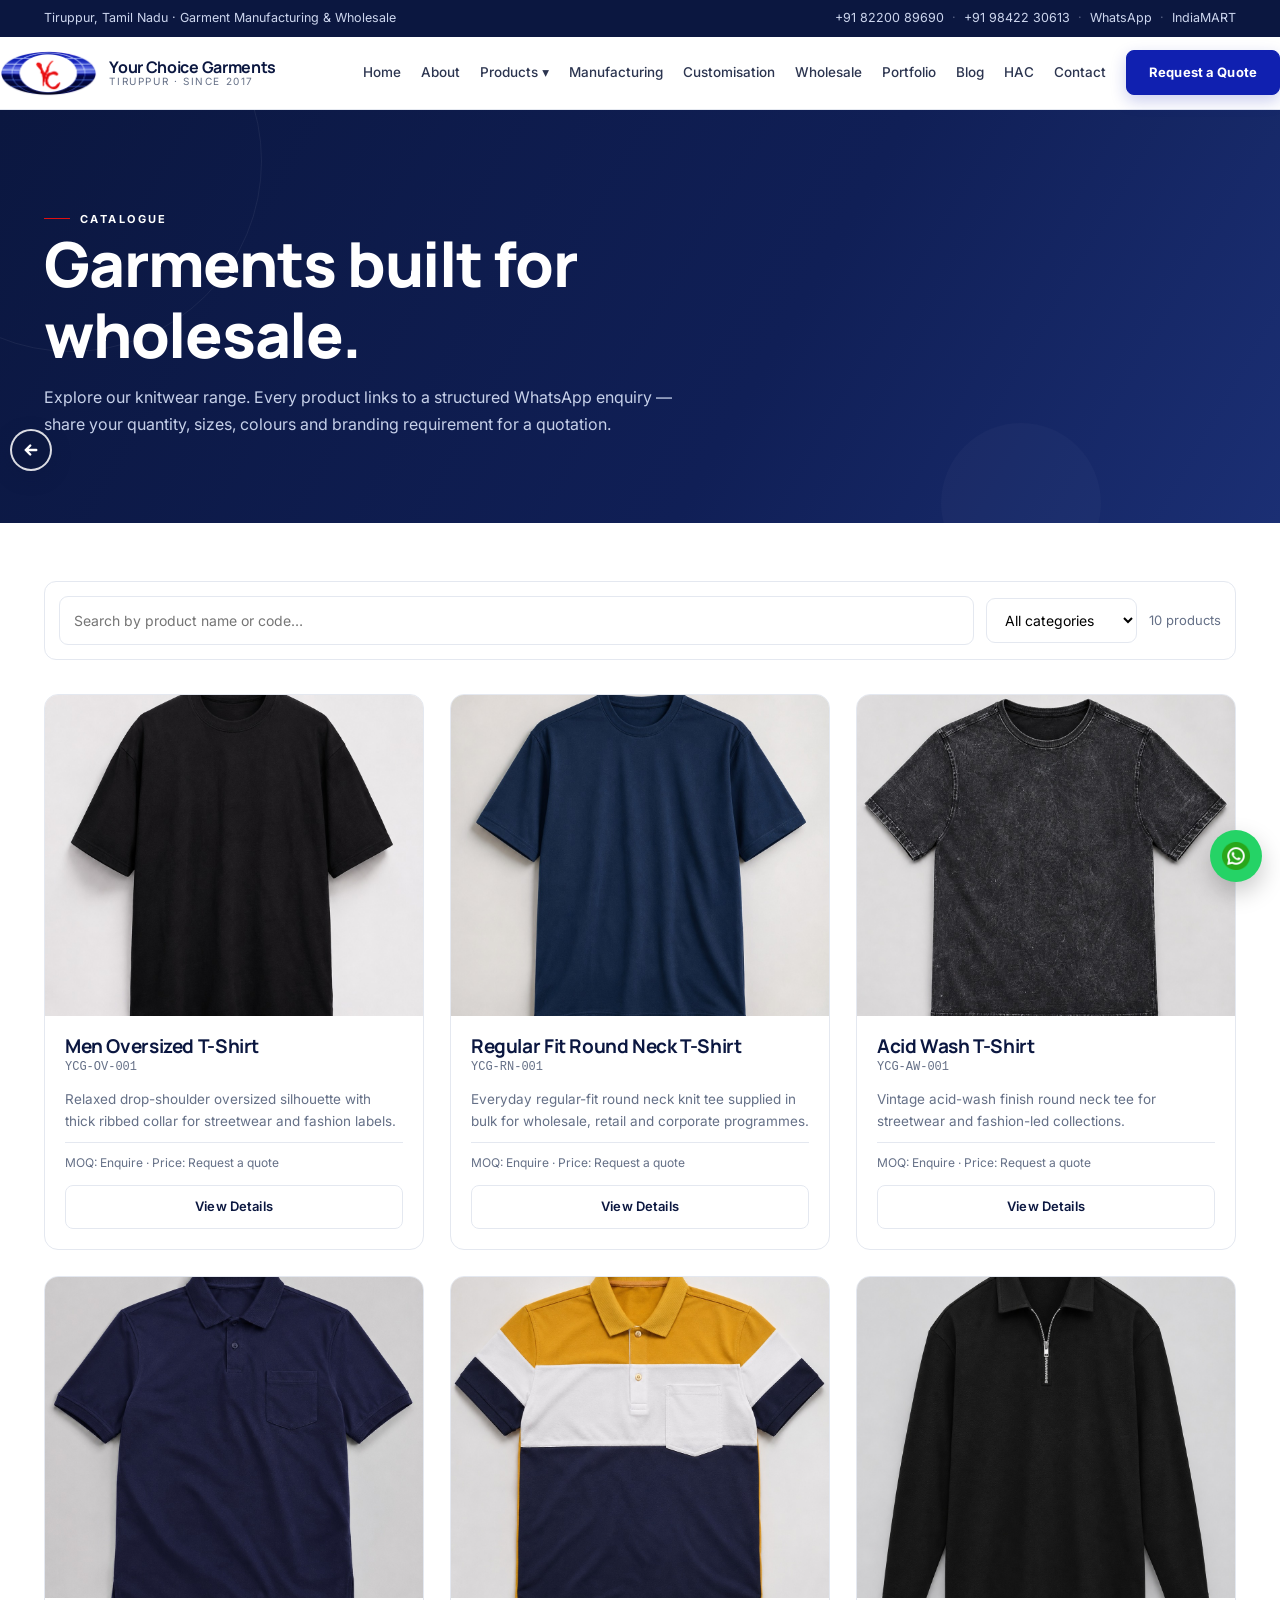
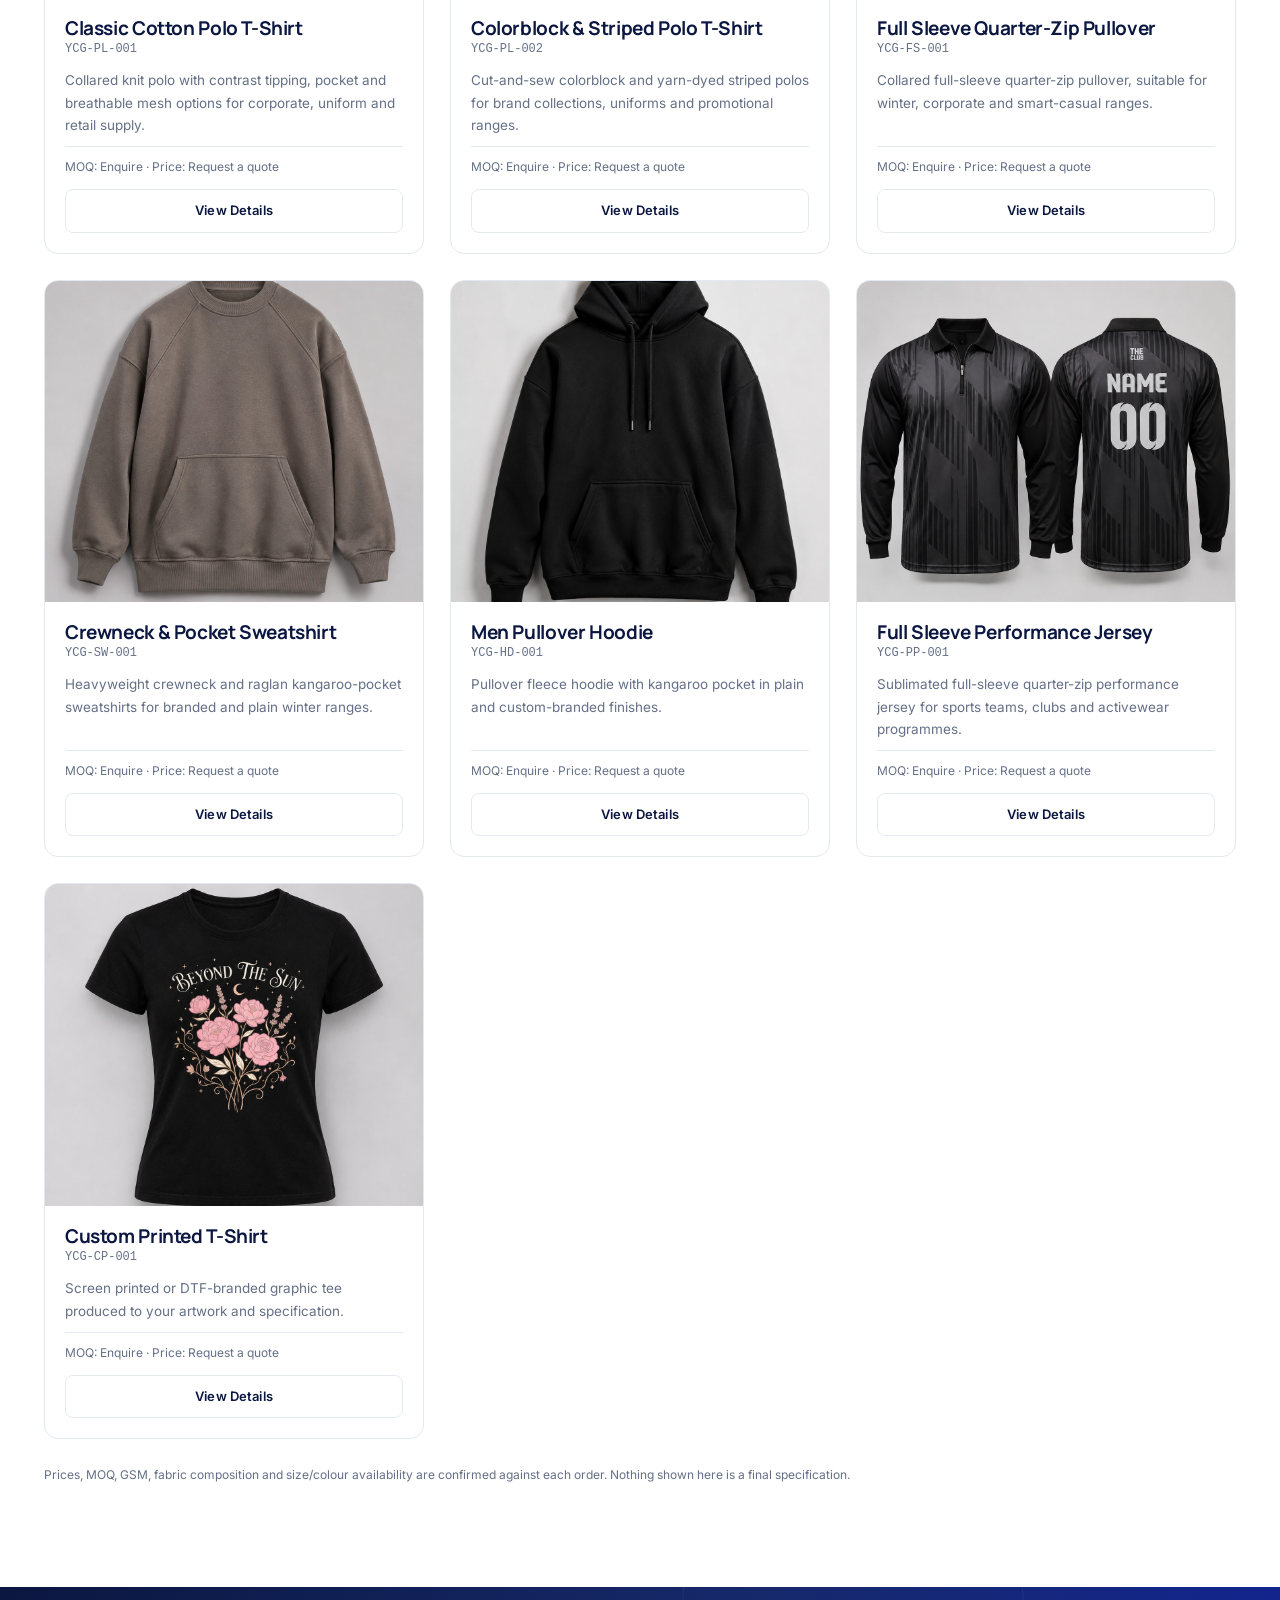
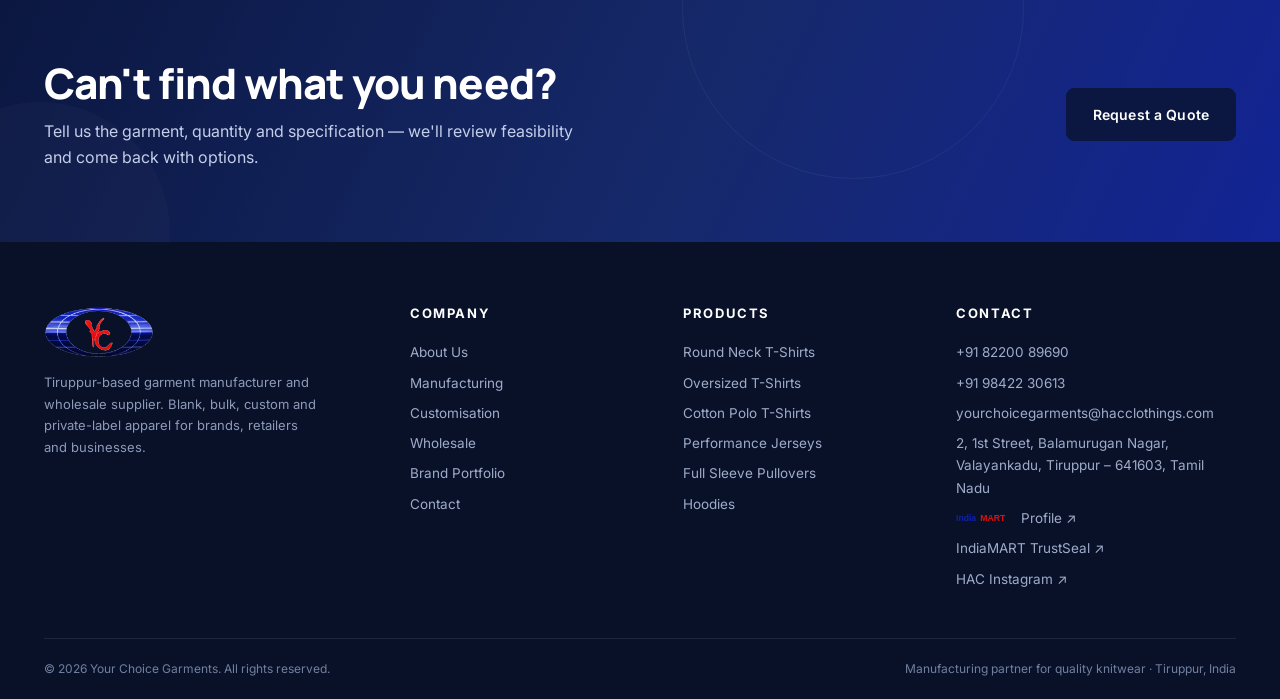
<file: products.html>
<!DOCTYPE html><html lang="en"><head>
<meta charset="UTF-8"><meta name="viewport" content="width=device-width,initial-scale=1">
<title>Product Catalogue — Your Choice Garments</title>
<meta name="description" content="Browse round neck, oversized, polo, polyester, boys and hoodie knitwear from Your Choice Garments, Tiruppur. Enquire on WhatsApp.">
<link rel="stylesheet" href="css/styles.css">
<script defer src="js/config.js"></script><script defer src="js/products.js"></script><script defer src="js/common.js"></script>
<link rel="preconnect" href="https://fonts.googleapis.com"><link rel="preconnect" href="https://fonts.gstatic.com" crossorigin>
<link href="https://fonts.googleapis.com/css2?family=Inter:wght@400;500;600&family=Manrope:wght@600;700;800&family=Cormorant+Garamond:ital,wght@0,500;0,600;1,500&display=swap" rel="stylesheet">
<link rel="icon" type="image/png" href="assets/brand/favicon.png"><link rel="apple-touch-icon" href="assets/brand/apple-touch-icon.png"><meta name="keywords" content="Tiruppur garment manufacturer, wholesale T-shirts Tiruppur, bulk apparel supplier, custom T-shirts, polo T-shirts, oversized T-shirts, hoodies, sweatshirts, private label garments, garment factory Tiruppur">
<meta name="robots" content="index,follow">
<link rel="canonical" href="https://your-choice-garments.vercel.app/products.html">
</head><body>
<div id="site-header"></div>
<section class="page-hero" data-deco="hero-products"><div class="container">
 <p class="eyebrow">Catalogue</p>
 <h1>Garments built for wholesale.</h1>
 <p>Explore our knitwear range. Every product links to a structured WhatsApp enquiry — share your quantity, sizes, colours and branding requirement for a quotation.</p>
</div></section>
<section class="section">
 <div class="container">
  <div class="filterbar">
    <input id="search" type="search" placeholder="Search by product name or code…" aria-label="Search products">
    <select id="catFilter" aria-label="Filter by category"><option value="">All categories</option></select>
    <span class="count" id="count"></span>
  </div>
  <div class="product-grid" id="productGrid"></div>
  <p class="form-note" style="margin-top:26px">Prices, MOQ, GSM, fabric composition and size/colour availability are confirmed against each order. Nothing shown here is a final specification.</p>
 </div>
</section>
<section class="cta-band" data-deco="cta-products"><div class="container">
 <div><h2>Can't find what you need?</h2><p>Tell us the garment, quantity and specification — we'll review feasibility and come back with options.</p></div>
 <div class="ctas"><a class="btn btn-primary" href="wholesale.html">Request a Quote</a></div>
</div></section>
<div id="site-footer"></div>
<script>
function card(p){
  return `<article class="pcard">
  <a class="thumb" href="product.html?id=${p.id}" aria-label="View ${p.name}">
    <img src="${p.img||'assets/products/t-shirts/regular-fit-tee-navy.jpg'}" alt="${p.name} - ${p.category} wholesale garment from Tiruppur" loading="lazy">
  </a>
  <div class="body">
    <div><h3>${p.name}</h3><p style="font-size:12px;color:var(--muted);font-family:Monospace">${p.code}</p></div>
    <p>${p.desc}</p>
    <div class="meta">MOQ: Enquire · Price: Request a quote</div>
    <span class="btn btn-ghost btn-sm card-btn">View Details</span>
  </div>
  <a class="card-link" href="product.html?id=${p.id}" aria-label="View ${p.name} details"></a>
  </article>`;
}
function render(){
  const q=document.getElementById('search').value.toLowerCase();
  const c=document.getElementById('catFilter').value;
  const list=window.PRODUCTS.filter(p=>(!c||p.category===c)&&(p.name.toLowerCase().includes(q)||p.code.toLowerCase().includes(q)||p.category.toLowerCase().includes(q)));
  document.getElementById('productGrid').innerHTML=list.map(card).join('')||'<p>No products found. Try a different search or category.</p>';
  document.getElementById('count').textContent=list.length+' product'+(list.length===1?'':'s');
}
document.addEventListener('DOMContentLoaded',()=>{
  const sel=document.getElementById('catFilter');
  window.CATEGORIES.forEach(c=>{const o=document.createElement('option');o.value=c;o.textContent=c;sel.appendChild(o);});
  const params=new URLSearchParams(location.search); if(params.get('cat')) sel.value=params.get('cat');
  document.getElementById('search').addEventListener('input',render);
  sel.addEventListener('change',render);
  render();
});
</script>
</body></html>
</file>
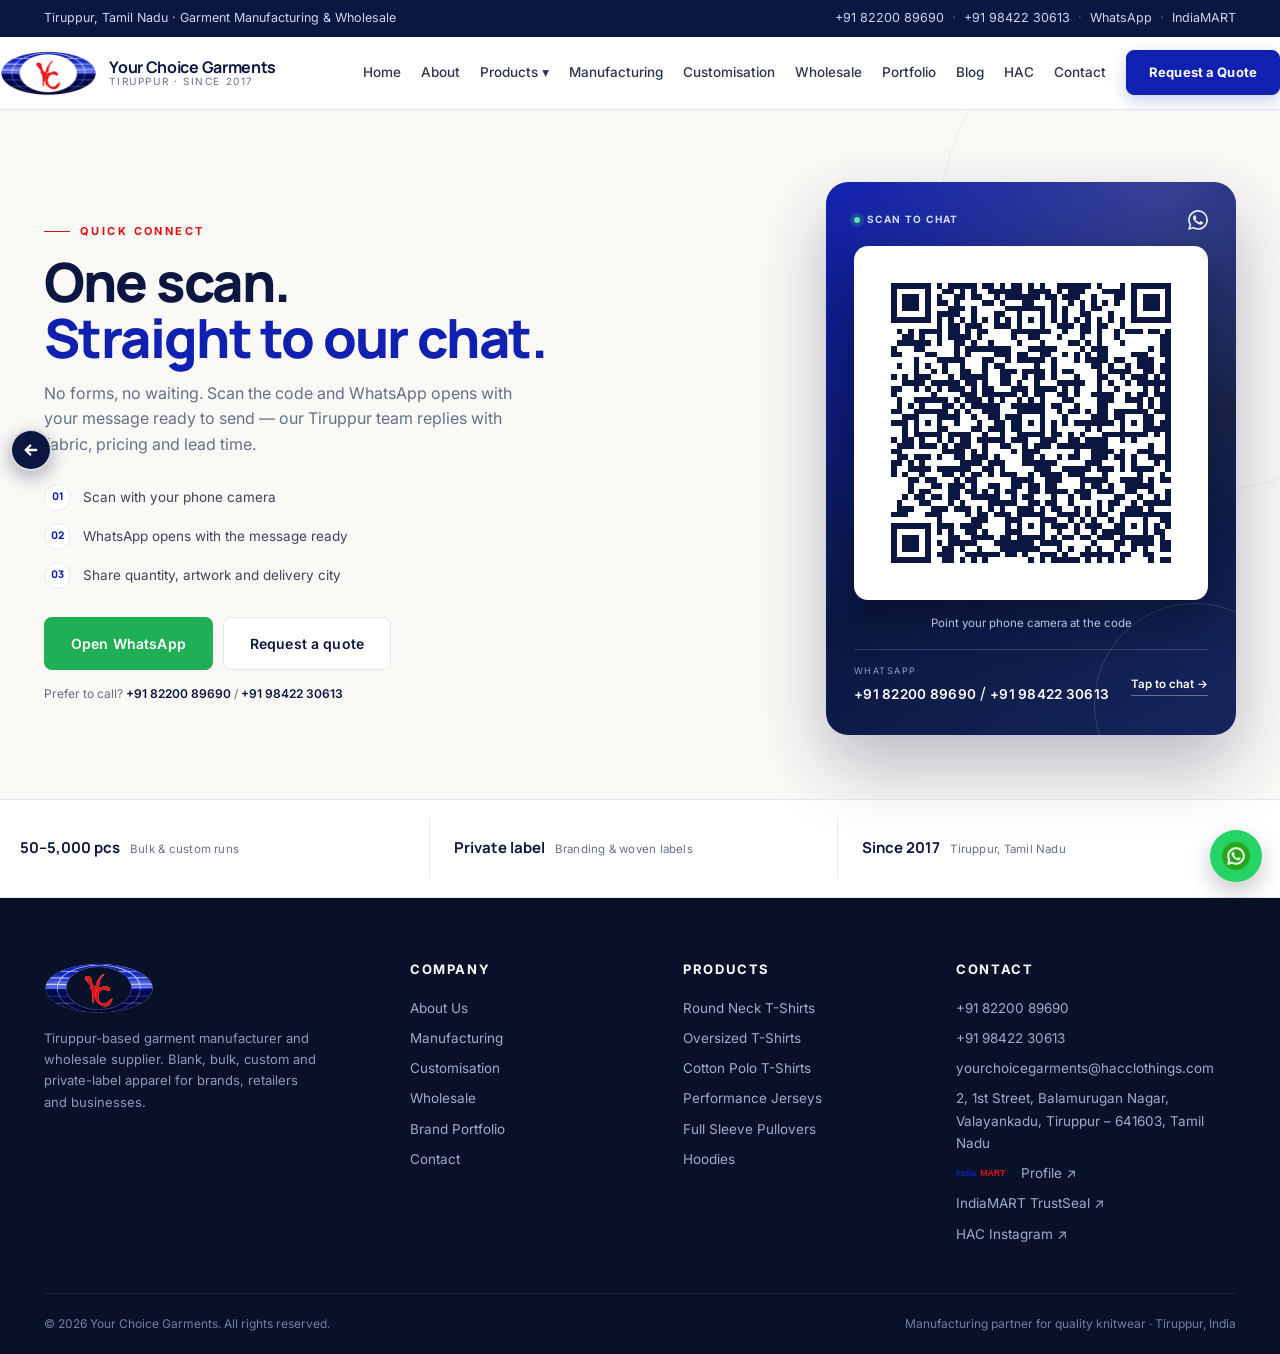
<file: qrpage.html>
<!DOCTYPE html>
<html lang="en">
<head>
<meta charset="UTF-8">
<meta name="viewport" content="width=device-width,initial-scale=1">
<title>Quick Connect — Your Choice Garments</title>
<meta name="description" content="Scan the QR code to instantly open WhatsApp and connect with Your Choice Garments for wholesale, custom and private-label garment enquiries.">
<meta name="robots" content="noindex,nofollow,noarchive">
<link rel="stylesheet" href="css/styles.css">
<script defer src="js/config.js"></script>
<script defer src="js/common.js"></script>
<link rel="preconnect" href="https://fonts.googleapis.com"><link rel="preconnect" href="https://fonts.gstatic.com" crossorigin>
<link href="https://fonts.googleapis.com/css2?family=Inter:wght@400;500;600&family=Manrope:wght@600;700;800&display=swap" rel="stylesheet">
<link rel="icon" type="image/png" href="assets/brand/favicon.png"><link rel="apple-touch-icon" href="assets/brand/apple-touch-icon.png">
<style>
/* ── Quick connect page ── */
body.qr-page{padding-bottom:0!important}
body.qr-page .sticky-bar{display:none!important}
.qc{background:var(--warm);position:relative;overflow:hidden}
.qc::before{content:"";position:absolute;right:-180px;top:-140px;width:520px;height:520px;border-radius:50%;border:1px solid rgba(11,23,64,.06);pointer-events:none}
.qc-hero{padding:clamp(40px,6vw,72px) 0 clamp(40px,6vw,64px)}
.qc-grid{display:grid;grid-template-columns:minmax(0,1fr) minmax(0,410px);gap:clamp(30px,5vw,64px);align-items:center}
@media(max-width:900px){
  .qc-grid{grid-template-columns:1fr;max-width:520px;margin:0 auto}
  .qc-panel{max-width:400px;width:100%;margin:0 auto;order:-1}
}
.qc h1{font-size:clamp(32px,4.6vw,54px);line-height:1.04;letter-spacing:-.03em;margin:12px 0 16px;color:var(--navy)}
.qc h1 em{font-style:normal;color:var(--blue)}
.qc-lead{font-size:clamp(14px,1.3vw,16px);color:var(--muted);max-width:48ch;line-height:1.6}
.qc-steps{list-style:none;margin:26px 0 0;padding:0;display:grid;gap:12px}
.qc-steps li{display:flex;align-items:center;gap:12px;font-size:13.5px;color:#3A455C}
.qc-steps span{width:27px;height:27px;border-radius:50%;background:#fff;border:1px solid var(--border);display:flex;align-items:center;justify-content:center;font-family:'Manrope',sans-serif;font-size:10.5px;font-weight:800;color:var(--blue);flex-shrink:0}
.qc-actions{display:flex;gap:10px;flex-wrap:wrap;margin-top:28px}
.qc-note{font-size:12px;color:var(--muted);margin-top:14px}
.qc-note a{color:var(--navy);font-weight:600}
.qc-note a:hover{color:var(--blue)}

/* gradient-blue QR container */
.qc-panel{position:relative;background:linear-gradient(150deg,#1020B0 0%,#0B1740 58%,#16265e 100%);border-radius:22px;padding:clamp(20px,2.6vw,28px);color:#fff;box-shadow:0 30px 70px rgba(11,23,64,.28);isolation:isolate;overflow:hidden}
.qc-panel::before{content:"";position:absolute;inset:0;background:radial-gradient(circle at 82% 0%,rgba(255,255,255,.16),transparent 55%);pointer-events:none}
.qc-panel::after{content:"";position:absolute;right:-60px;bottom:-70px;width:200px;height:200px;border-radius:50%;border:1px solid rgba(255,255,255,.14);pointer-events:none}
.qc-panel-top{display:flex;align-items:center;justify-content:space-between;gap:10px;margin-bottom:16px;position:relative;z-index:1}
.qc-live{display:inline-flex;align-items:center;gap:7px;font-size:10px;font-weight:700;letter-spacing:.14em;text-transform:uppercase;color:#D5DEF5}
.qc-live i{width:6px;height:6px;border-radius:50%;background:#5BE49B;box-shadow:0 0 0 4px rgba(91,228,155,.16)}
.qc-panel-top svg{width:20px;height:20px;color:#fff;opacity:.9;flex-shrink:0}
.qc-qr{background:#fff;border-radius:14px;padding:14px;box-shadow:0 18px 40px rgba(0,0,0,.28);position:relative;z-index:1}
.qc-qr svg{display:block;width:100%;height:auto}
.qc-hint{text-align:center;font-size:11.5px;color:#B9C4E0;margin:14px 0 0;position:relative;z-index:1}
.qc-num{display:flex;align-items:center;justify-content:space-between;gap:10px;margin-top:16px;padding-top:14px;border-top:1px solid rgba(255,255,255,.16);position:relative;z-index:1}
.qc-num small{display:block;font-size:9px;letter-spacing:.16em;text-transform:uppercase;color:#8FA0C6;margin-bottom:2px}
.qc-num strong{font-size:13.5px;font-weight:600;color:#fff;letter-spacing:.02em}
.qc-num a{font-size:11.5px;color:#fff;font-weight:600;display:inline-flex;align-items:center;gap:4px;border-bottom:1px solid rgba(255,255,255,.35);padding-bottom:1px;white-space:nowrap}
.qc-num a:hover{color:#fff;border-color:#fff}
.qc-num a:focus-visible{outline:2px solid #fff;outline-offset:3px}

/* trust strip */
.qc-strip{background:#fff;border-top:1px solid var(--border);border-bottom:1px solid var(--border)}
.qc-strip .container{display:grid;grid-template-columns:repeat(3,1fr)}
.qc-strip div{padding:18px 24px;border-left:1px solid var(--border);display:flex;align-items:baseline;gap:10px;min-width:0}
.qc-strip div:first-child{border-left:0;padding-left:0}
.qc-strip b{font-family:'Manrope',sans-serif;font-size:15px;color:var(--navy);white-space:nowrap}
.qc-strip span{font-size:11.5px;color:var(--muted);letter-spacing:.02em}

@media(max-width:900px){
  .qc-grid{grid-template-columns:1fr;max-width:520px;margin:0 auto}
  .qc-panel{max-width:400px;width:100%;margin:0 auto}
}
@media(max-width:640px){
  .qc-hero .container{padding-left:14px;padding-right:14px}
  .qc-panel{max-width:none;padding:14px;border-radius:18px}
  .qc-qr{padding:9px;border-radius:11px}
  .qc-hint{margin-top:11px}
  .qc-num{margin-top:13px;padding-top:12px}
  .qc-strip .container{grid-template-columns:1fr}
  .qc-strip div{border-left:0;border-top:1px solid var(--border);padding:12px 0}
  .qc-strip div:first-child{border-top:0;padding-top:0}
  .qc-strip div:last-child{padding-bottom:0}
  .qc-actions .btn{flex:1 1 auto;justify-content:center}
}
@media(prefers-reduced-motion:reduce){
  .qc-panel{transition:none}
}
</style>
</head>
<body class="qr-page">
<div id="site-header"></div>

<main class="qc">
  <section class="qc-hero">
    <div class="container qc-grid">
      <div class="qc-copy">
        <p class="eyebrow">Quick connect</p>
        <h1>One scan.<br><em>Straight to our chat.</em></h1>
        <p class="qc-lead">No forms, no waiting. Scan the code and WhatsApp opens with your message ready to send — our Tiruppur team replies with fabric, pricing and lead time.</p>
        <ol class="qc-steps">
          <li><span>01</span> Scan with your phone camera</li>
          <li><span>02</span> WhatsApp opens with the message ready</li>
          <li><span>03</span> Share quantity, artwork and delivery city</li>
        </ol>
        <div class="qc-actions">
          <a class="btn btn-wa" href="https://wa.me/918220089690?text=Hi%20Your%20Choice%20Garments%21%20I%27d%20like%20a%20quick%20connect." target="_blank" rel="noopener">Open WhatsApp</a>
          <a class="btn btn-ghost" href="wholesale.html">Request a quote</a>
        </div>
        <p class="qc-note">Prefer to call? <a href="tel:+918220089690">+91 82200 89690</a> / <a href="tel:+919842230613">+91 98422 30613</a></p>
      </div>

      <aside class="qc-panel" aria-label="Scan to chat on WhatsApp">
        <div class="qc-panel-top">
          <span class="qc-live"><i></i>Scan to chat</span>
          <svg viewBox="0 0 24 24" fill="currentColor" aria-hidden="true"><path d="M17.472 14.382c-.297-.149-1.758-.867-2.03-.967-.273-.099-.471-.148-.67.15-.197.297-.767.966-.94 1.164-.173.199-.347.223-.644.075-.297-.15-1.255-.463-2.39-1.475-.883-.788-1.48-1.761-1.653-2.059-.173-.297-.018-.458.13-.606.134-.133.298-.347.446-.52.149-.174.198-.298.298-.497.099-.198.05-.371-.025-.52-.075-.149-.669-1.612-.916-2.207-.242-.579-.487-.5-.669-.51-.173-.008-.371-.01-.57-.01-.198 0-.52.074-.792.372-.272.297-1.04 1.016-1.04 2.479 0 1.462 1.065 2.875 1.213 3.074.149.198 2.096 3.2 5.077 4.487.709.306 1.262.489 1.694.625.712.227 1.36.195 1.871.118.571-.085 1.758-.719 2.006-1.413.248-.694.248-1.289.173-1.413-.074-.124-.272-.198-.57-.347m-5.421 7.403h-.004a9.87 9.87 0 01-5.031-1.378l-.361-.214-3.741.982.998-3.648-.235-.374a9.86 9.86 0 01-1.51-5.26c.001-5.45 4.436-9.884 9.888-9.884 2.64 0 5.122 1.03 6.988 2.898a9.825 9.825 0 012.893 6.994c-.003 5.45-4.437 9.884-9.885 9.884m8.413-18.297A11.815 11.815 0 0012.05 0C5.495 0 .16 5.335.157 11.892c0 2.096.547 4.142 1.588 5.945L.057 24l6.305-1.654a11.882 11.882 0 005.683 1.448h.005c6.554 0 11.89-5.335 11.893-11.893a11.821 11.821 0 00-3.48-8.413z"/></svg>
        </div>
        <div class="qc-qr" role="img" aria-label="QR code that opens a WhatsApp chat with Your Choice Garments">
          <!-- QR SVG injected here -->
        </div>
        <p class="qc-hint">Point your phone camera at the code</p>
        <div class="qc-num">
          <div><small>WhatsApp</small><strong>+91 82200 89690</strong> / <strong>+91 98422 30613</strong></div>
          <a href="https://wa.me/918220089690?text=Hi%20Your%20Choice%20Garments%21%20I%27d%20like%20a%20quick%20connect." target="_blank" rel="noopener">Tap to chat →</a>
        </div>
      </aside>
    </div>
  </section>

  <section class="qc-strip" aria-label="At a glance">
    <div class="container">
      <div><b>50–5,000 pcs</b><span>Bulk &amp; custom runs</span></div>
      <div><b>Private label</b><span>Branding &amp; woven labels</span></div>
      <div><b>Since 2017</b><span>Tiruppur, Tamil Nadu</span></div>
    </div>
  </section>
</main>

<div id="site-footer"></div>

<script>
(function(){
  'use strict';
  var container = document.querySelector('.qc-qr');
  if (!container) return;
  fetch('qrpage/whatsapp-qr.svg')
    .then(function(r){ return r.ok ? r.text() : ''; })
    .then(function(svg){
      if (svg) container.innerHTML = svg;
    })
    .catch(function(){});
})();
</script>
</body>
</html>
</file>
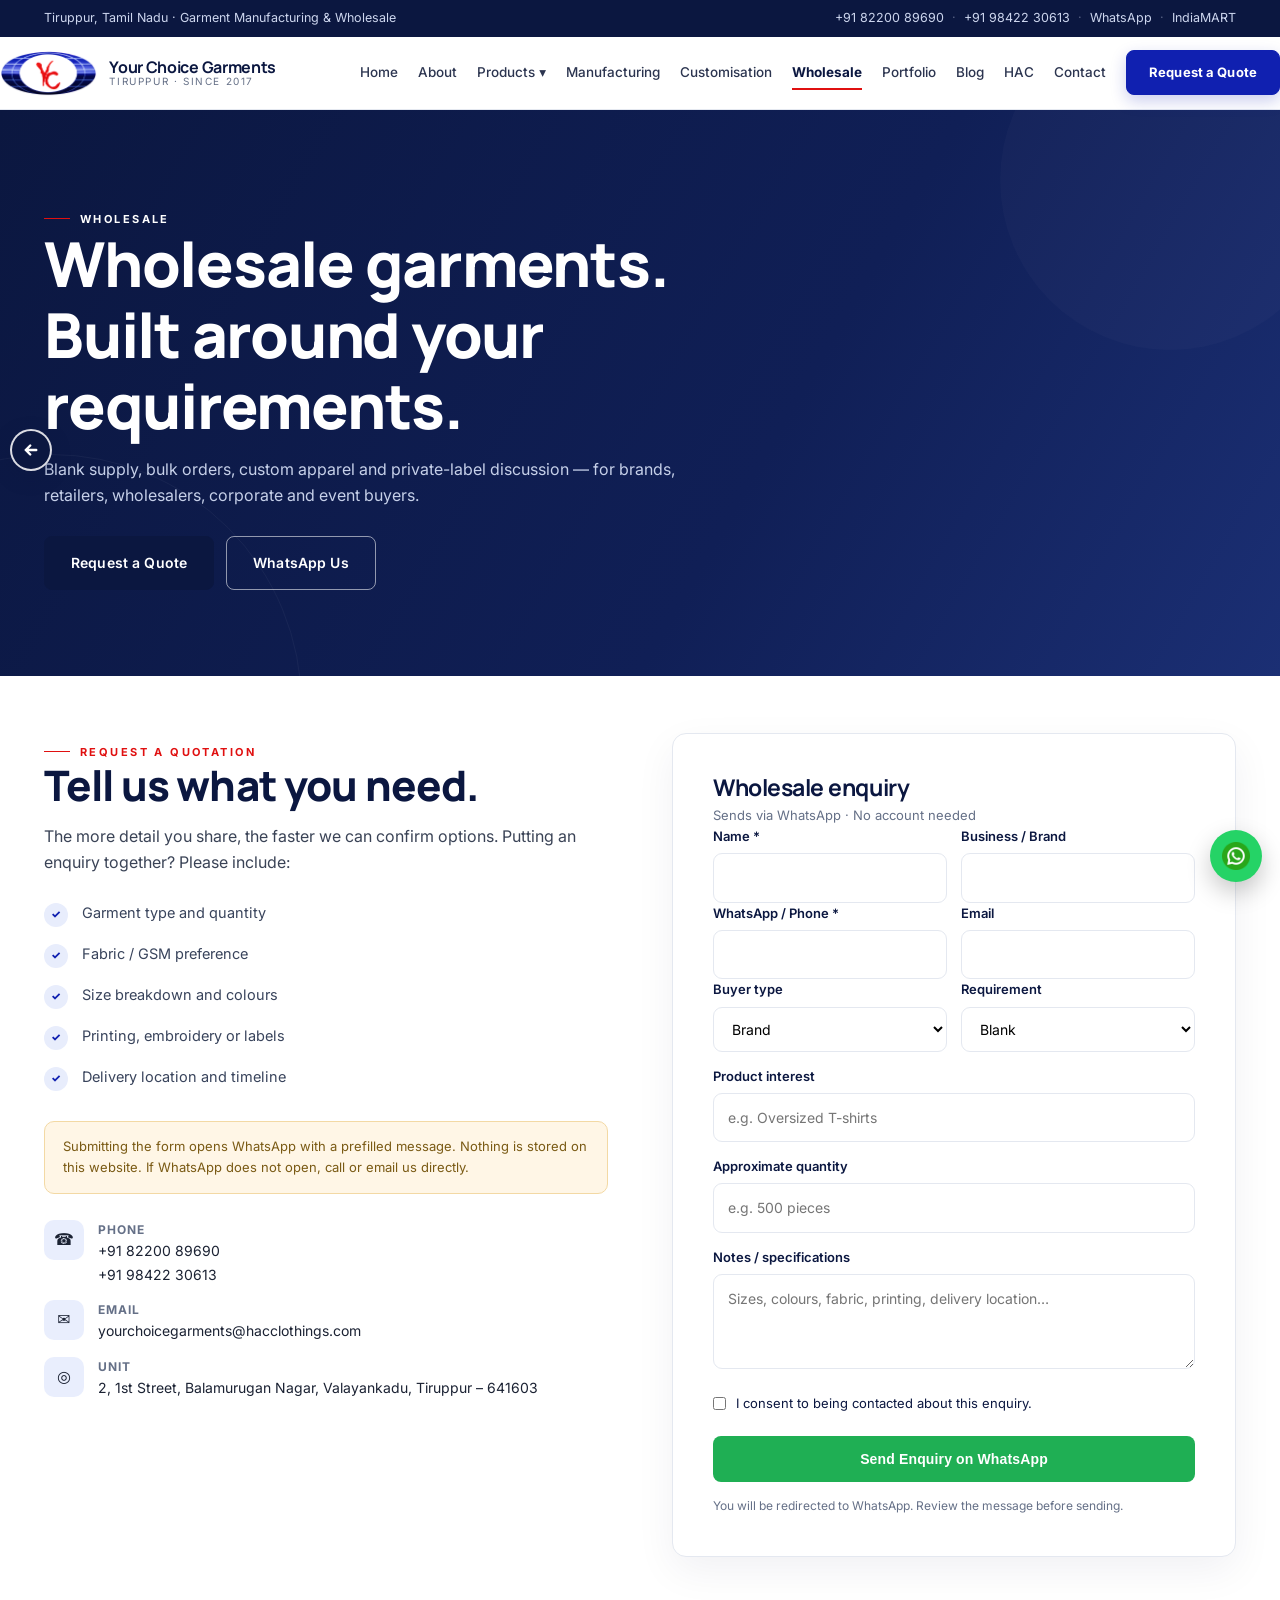
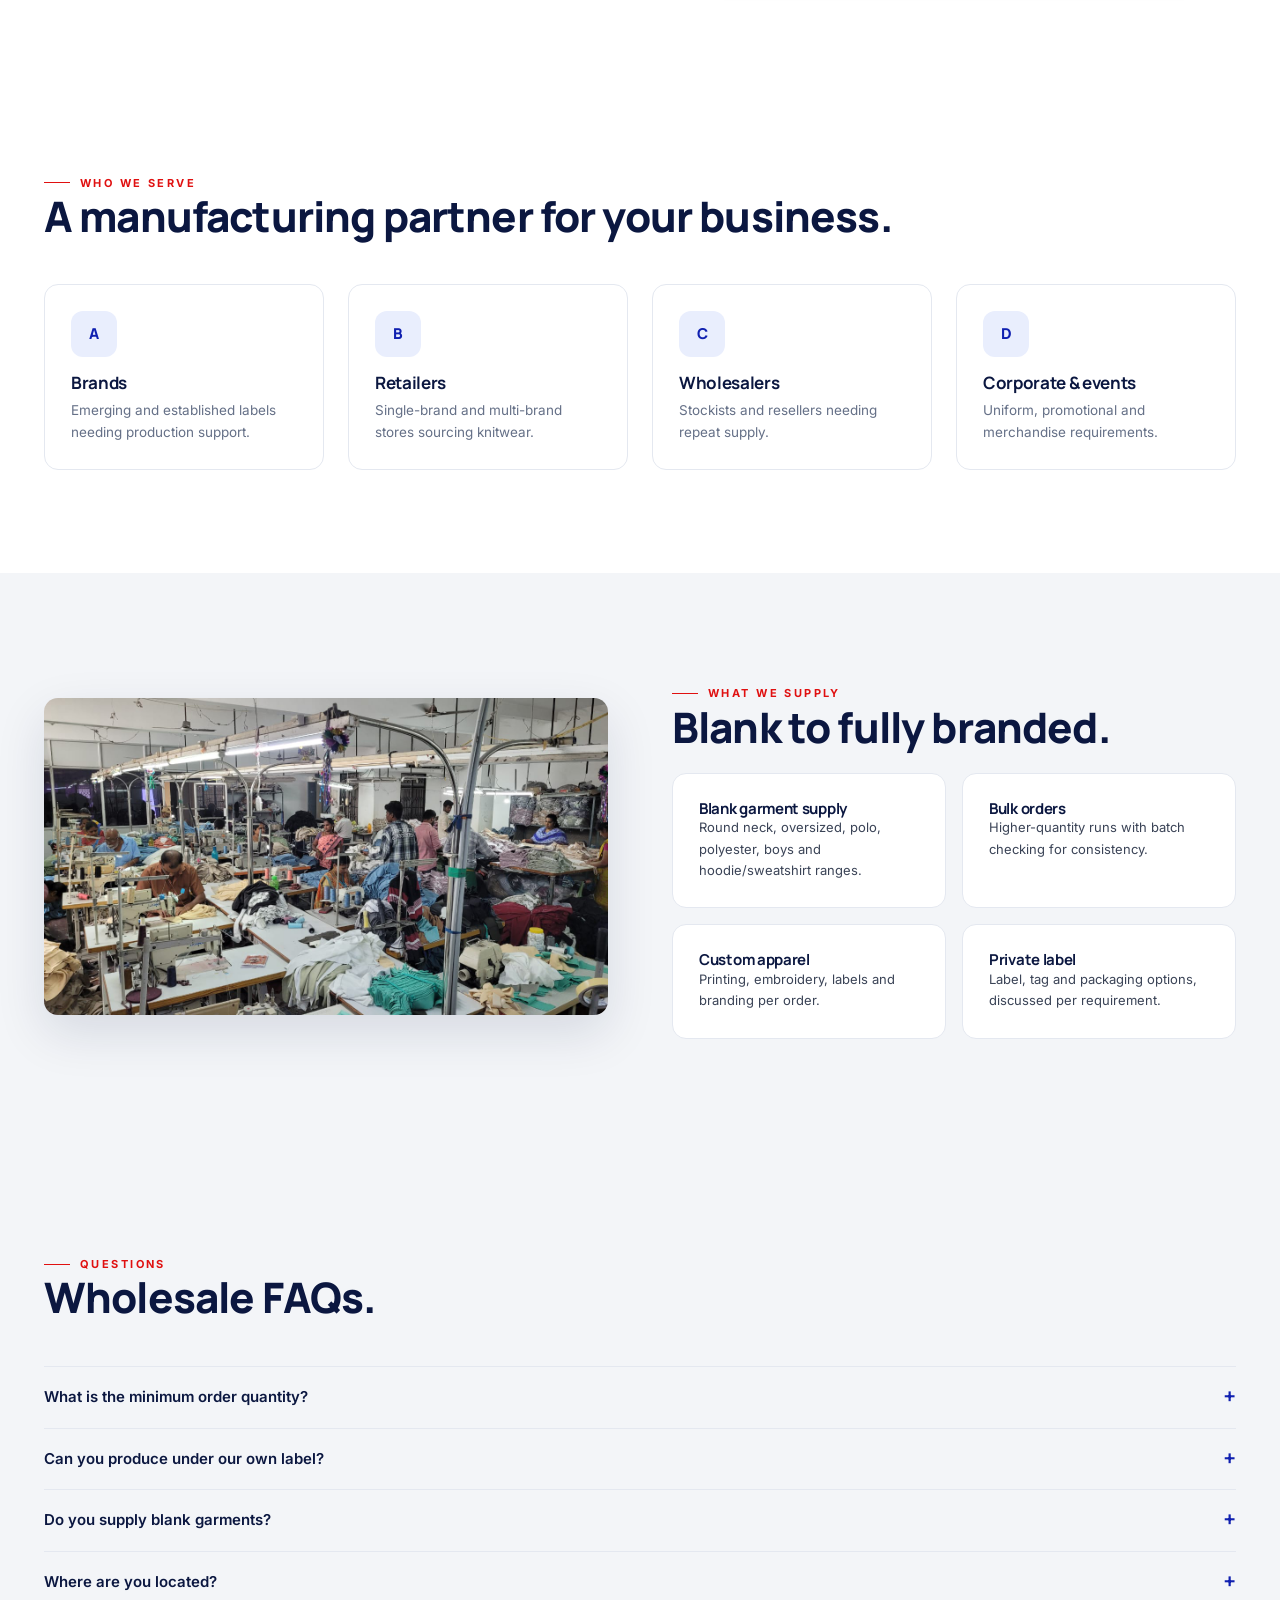
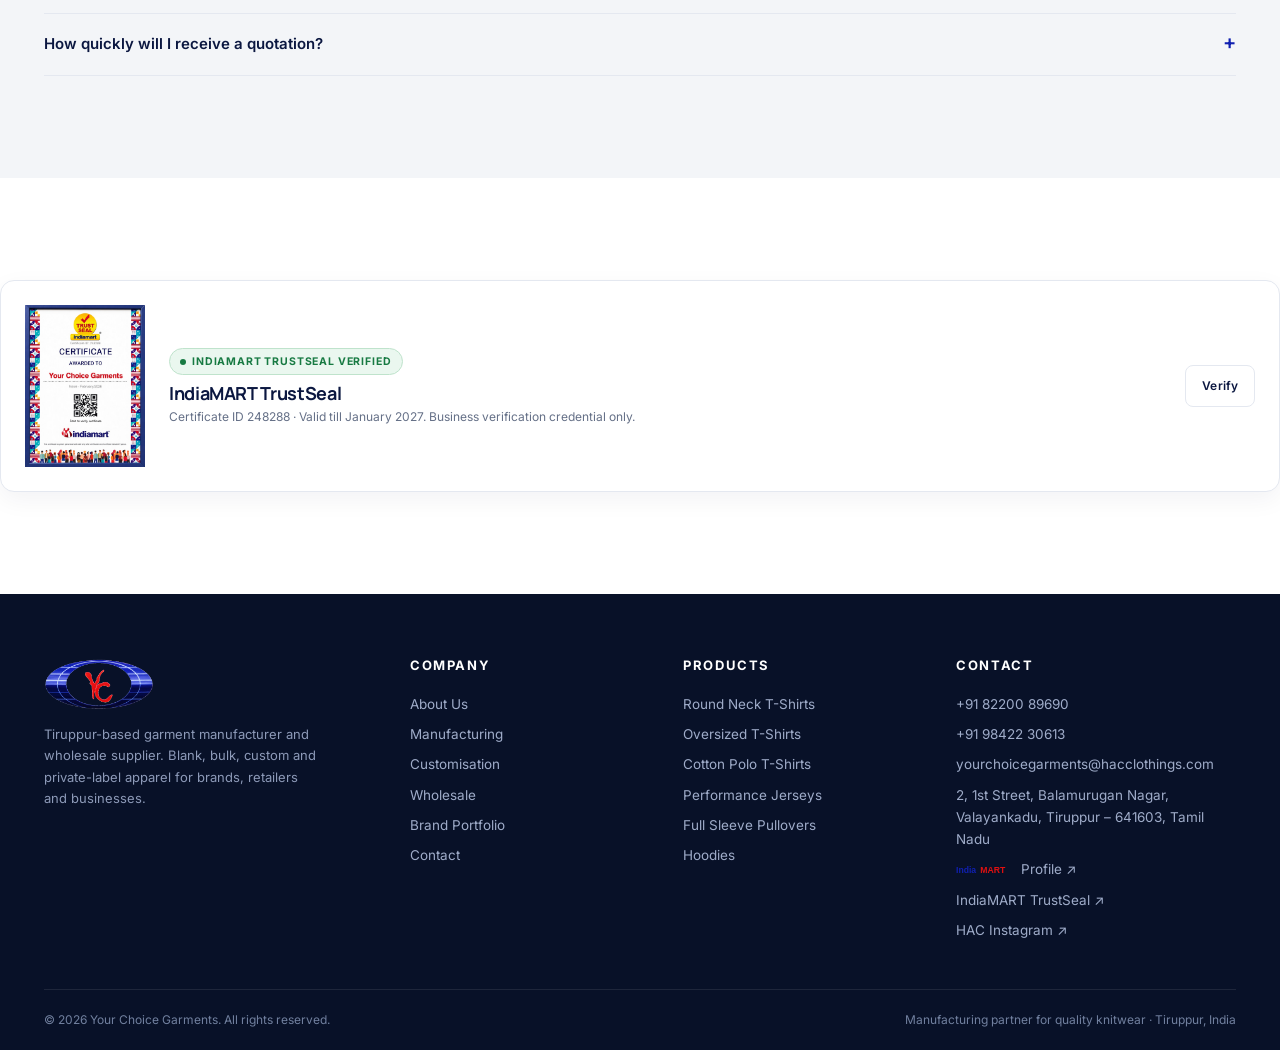
<file: wholesale.html>
<!DOCTYPE html><html lang="en"><head>
<meta charset="UTF-8"><meta name="viewport" content="width=device-width,initial-scale=1">
<title>Wholesale & Bulk Enquiries — Your Choice Garments</title>
<meta name="description" content="Wholesale garment supply, bulk orders, custom apparel and private-label enquiries from Your Choice Garments, Tiruppur. Send your requirement on WhatsApp.">
<link rel="stylesheet" href="css/styles.css">
<link rel="stylesheet" href="css/im-trust.css">
<script defer src="js/config.js"></script><script defer src="js/common.js"></script>
<link rel="preconnect" href="https://fonts.googleapis.com"><link rel="preconnect" href="https://fonts.gstatic.com" crossorigin>
<link href="https://fonts.googleapis.com/css2?family=Inter:wght@400;500;600&family=Manrope:wght@600;700;800&family=Cormorant+Garamond:ital,wght@0,500;0,600;1,500&display=swap" rel="stylesheet">
<link rel="icon" type="image/png" href="assets/brand/favicon.png"><link rel="apple-touch-icon" href="assets/brand/apple-touch-icon.png"><meta name="keywords" content="Tiruppur garment manufacturer, wholesale T-shirts Tiruppur, bulk apparel supplier, custom T-shirts, polo T-shirts, oversized T-shirts, hoodies, sweatshirts, private label garments, garment factory Tiruppur">
<meta name="robots" content="index,follow">
<link rel="canonical" href="https://your-choice-garments.vercel.app/wholesale.html">
</head><body>
<div id="site-header"></div>
<section class="page-hero" data-deco="hero-wholesale"><div class="container">
 <p class="eyebrow">Wholesale</p>
 <h1>Wholesale garments.<br>Built around your requirements.</h1>
 <p>Blank supply, bulk orders, custom apparel and private-label discussion — for brands, retailers, wholesalers, corporate and event buyers.</p>
 <div style="display:flex;gap:12px;flex-wrap:wrap;margin-top:28px">
   <a class="btn btn-primary" href="#enquiry">Request a Quote</a>
   <a class="btn btn-outline" href="https://wa.me/918220089690?text=Hello%20Your%20Choice%20Garments%2C%20I%20have%20a%20wholesale%20enquiry." target="_blank" rel="noopener">WhatsApp Us</a>
 </div>
</div></section>

<section class="section" id="enquiry">
 <div class="container split" style="align-items:start">
  <div>
    <p class="eyebrow">Request a quotation</p>
    <h2>Tell us what you need.</h2>
    <p style="margin-top:14px">The more detail you share, the faster we can confirm options. Putting an enquiry together? Please include:</p>
    <ul class="ticks">
      <li>Garment type and quantity</li>
      <li>Fabric / GSM preference</li>
      <li>Size breakdown and colours</li>
      <li>Printing, embroidery or labels</li>
      <li>Delivery location and timeline</li>
    </ul>
    <div class="notice" style="margin-top:6px">Submitting the form opens WhatsApp with a prefilled message. Nothing is stored on this website. If WhatsApp does not open, call or email us directly.</div>
    <div class="contact-list" style="margin-top:26px">
      <li><span class="ico">☎</span><div><b>Phone</b><a href="tel:+918220089690">+91 82200 89690</a><br><a href="tel:+919842230613">+91 98422 30613</a></div></li>
      <li><span class="ico">✉</span><div><b>Email</b><a href="mailto:yourchoicegarments@hacclothings.com">yourchoicegarments@hacclothings.com</a></div></li>
      <li><span class="ico">◎</span><div><b>Unit</b><span>2, 1st Street, Balamurugan Nagar, Valayankadu, Tiruppur – 641603</span></div></li>
    </div>
  </div>
  <div class="form-card">
    <h3 style="margin-bottom:4px">Wholesale enquiry</h3>
    <p style="font-size:13px;color:var(--muted)">Sends via WhatsApp · No account needed</p>
    <form id="wform">
      <div class="row"><div><label for="wname">Name *</label><input id="wname" required name="name"></div><div><label for="wbus">Business / Brand</label><input id="wbus" name="business"></div></div>
      <div class="row"><div><label for="wphone">WhatsApp / Phone *</label><input id="wphone" required name="phone"></div><div><label for="wemail">Email</label><input id="wemail" type="email" name="email"></div></div>
      <div class="row"><div><label for="wbuyer">Buyer type</label><select id="wbuyer" name="buyer"><option>Brand</option><option>Retailer</option><option>Wholesaler</option><option>Corporate</option><option>Event</option><option>Other</option></select></div><div><label for="wreq">Requirement</label><select id="wreq" name="req"><option>Blank</option><option>Customised</option><option>Private label</option></select></div></div>
      <label for="wproduct">Product interest</label><input id="wproduct" name="product" placeholder="e.g. Oversized T-shirts">
      <label for="wqty">Approximate quantity</label><input id="wqty" name="qty" placeholder="e.g. 500 pieces">
      <label for="wnotes">Notes / specifications</label><textarea id="wnotes" name="notes" rows="3" placeholder="Sizes, colours, fabric, printing, delivery location…"></textarea>
      <label class="consent"><input type="checkbox" required id="wconsent"> I consent to being contacted about this enquiry.</label>
      <button class="btn btn-wa" type="submit" style="width:100%;margin-top:16px">Send Enquiry on WhatsApp</button>
      <p class="form-note">You will be redirected to WhatsApp. Review the message before sending.</p>
    </form>
  </div>
 </div>
</section>

<section class="section">
 <div class="container">
  <div class="section-head"><div><p class="eyebrow">Who we serve</p><h2>A manufacturing partner for your business.</h2></div></div>
  <div class="grid grid-4">
   <div class="card icon-card"><div class="ico">A</div><h3>Brands</h3><p>Emerging and established labels needing production support.</p></div>
   <div class="card icon-card"><div class="ico">B</div><h3>Retailers</h3><p>Single-brand and multi-brand stores sourcing knitwear.</p></div>
   <div class="card icon-card"><div class="ico">C</div><h3>Wholesalers</h3><p>Stockists and resellers needing repeat supply.</p></div>
   <div class="card icon-card"><div class="ico">D</div><h3>Corporate & events</h3><p>Uniform, promotional and merchandise requirements.</p></div>
  </div>
 </div>
</section>

<section class="section section-grey">
 <div class="container split">
  <div class="split-media"><img src="assets/manufacturing/production-floor/production-line.jpg" alt="Production line at the Your Choice Garments unit" loading="lazy"></div>
  <div>
    <p class="eyebrow">What we supply</p>
    <h2>Blank to fully branded.</h2>
    <div class="grid grid-2" style="margin-top:22px;gap:16px">
      <div class="card"><h3 style="font-size:15px">Blank garment supply</h3><p style="font-size:13px">Round neck, oversized, polo, polyester, boys and hoodie/sweatshirt ranges.</p></div>
      <div class="card"><h3 style="font-size:15px">Bulk orders</h3><p style="font-size:13px">Higher-quantity runs with batch checking for consistency.</p></div>
      <div class="card"><h3 style="font-size:15px">Custom apparel</h3><p style="font-size:13px">Printing, embroidery, labels and branding per order.</p></div>
      <div class="card"><h3 style="font-size:15px">Private label</h3><p style="font-size:13px">Label, tag and packaging options, discussed per requirement.</p></div>
    </div>
  </div>
 </div>
</section>

<section class="section section-grey">
 <div class="container">
  <div class="section-head"><div><p class="eyebrow">Questions</p><h2>Wholesale FAQs.</h2></div></div>
  <div class="faq">
   <details><summary>What is the minimum order quantity?</summary><p>MOQ depends on the garment and order specification. Share your requirement and we will confirm.</p></details>
   <details><summary>Can you produce under our own label?</summary><p>Private-label possibilities — labels, tags and packaging — can be discussed against your requirement. Details are confirmed per order.</p></details>
   <details><summary>Do you supply blank garments?</summary><p>Yes, blank garment supply is part of our wholesale range. Product availability and specifications are confirmed with your enquiry.</p></details>
   <details><summary>Where are you located?</summary><p>Our unit is in Tiruppur, Tamil Nadu. Contact us before visiting so we can confirm availability and share directions.</p></details>
   <details><summary>How quickly will I receive a quotation?</summary><p>Response timing depends on the specification and current production schedule. Timelines are confirmed with your quotation.</p></details>
  </div>
 </div>
</section>

<section class="section">
 <div class="im-trust">
  <img class="im-trust-logo" src="assets/brand/indiamart-trustseal.jpg" alt="IndiaMART TrustSeal" loading="lazy">
  <div class="im-trust-content">
    <span class="im-trust-badge">IndiaMART TrustSeal Verified</span>
    <h3>IndiaMART TrustSeal</h3>
    <p>Certificate ID 248288 · Valid till January 2027. Business verification credential only.</p>
  </div>
  <div class="im-trust-actions">
    <a class="btn btn-ghost btn-sm trust-link" href="https://www.indiamart.com/hacclothings/trustseal/" target="_blank" rel="noopener" data-mobile-img="assets/brand/indiamart-trustseal.jpg">Verify</a>
  </div>
</div>
</section>

<div id="site-footer"></div>
<script>
document.getElementById('wform').addEventListener('submit',e=>{
 e.preventDefault(); const f=new FormData(e.target);
 const msg=`Hello Your Choice Garments,\n\nWholesale Enquiry\nName: ${f.get('name')}\nBusiness: ${f.get('business')}\nPhone: ${f.get('phone')}\nEmail: ${f.get('email')}\nBuyer type: ${f.get('buyer')}\nRequirement: ${f.get('req')}\nProduct interest: ${f.get('product')}\nQuantity: ${f.get('qty')}\nNotes: ${f.get('notes')}`;
 window.open(waLink(msg),'_blank');
});
</script>
</body></html>
</file>
<file: css/styles.css>
/* Your Choice Garments — design system (logo-sampled palette) */
:root{
  --blue:#1020B0;          /* sampled logo blue */
  --navy:#0B1740;          /* deep corporate navy */
  --navy-2:#101F56;
  --red:#E01010;           /* sampled logo red */
  --white:#FFFFFF;
  --warm:#FAF9F6;
  --grey:#F3F5F8;
  --text:#1B2233;
  --muted:#657087;
  --border:#E4E8F0;
  --burgundy:#4B001B;
  --ivory:#FFF8E9;
  --container:1240px;
  --radius:14px;
  --shadow:0 18px 50px rgba(11,23,64,.12);
  --ease:cubic-bezier(.22,.61,.36,1);
}
*{box-sizing:border-box;margin:0;padding:0;-webkit-tap-highlight-color:transparent;tap-highlight-color:transparent}
html{scroll-behavior:smooth}
body{font-family:'Inter',system-ui,sans-serif;color:var(--text);background:var(--white);line-height:1.65;-webkit-font-smoothing:antialiased}
h1,h2,h3,h4{font-family:'Manrope',system-ui,sans-serif;color:var(--navy);line-height:1.15;letter-spacing:-.02em}
h1{font-size:clamp(34px,5vw,62px);font-weight:800}
h2{font-size:clamp(26px,3.4vw,42px);font-weight:800}
h3{font-size:clamp(18px,2vw,23px);font-weight:700}
p{color:#3A4356}
a{color:inherit;text-decoration:none}
img{max-width:100%;display:block}
.container{max-width:var(--container);margin:0 auto;padding:0 24px}
.eyebrow{font-size:11px;letter-spacing:.22em;text-transform:uppercase;color:var(--red);font-weight:700;display:inline-flex;align-items:center;gap:10px}
.eyebrow::before{content:"";width:26px;height:1px;background:var(--red)}
.btn{display:inline-flex;align-items:center;justify-content:center;gap:8px;padding:14px 26px;border-radius:8px;font-weight:600;font-size:14px;border:1px solid transparent;cursor:pointer;transition:transform .25s var(--ease),background .25s,color .25s,box-shadow .25s;letter-spacing:.01em;white-space:nowrap}
.btn-primary{background:var(--navy);color:#fff;border-color:var(--navy)}
.btn-primary:hover{background:var(--blue);border-color:var(--blue);transform:translateY(-2px)}
.btn-outline{border-color:rgba(255,255,255,.55);color:#fff}
.btn-outline:hover{background:#fff;color:var(--navy)}
.btn-dark{background:var(--navy);color:#fff}
.btn-dark:hover{background:var(--blue)}
.btn-ghost{border-color:var(--border);color:var(--navy);background:#fff}
.btn-ghost:hover{border-color:var(--navy);transform:translateY(-2px)}
.btn-wa{background:#1faf54;color:#fff}
.btn-wa:hover{background:#159143;transform:translateY(-2px)}
.btn-sm{padding:10px 18px;font-size:13px}

/* ---------- top bar ---------- */
.topbar{background:var(--navy);color:#cdd6ee;font-size:12.5px}
@media(max-width:820px){.topbar{display:none}}
.topbar .container{display:flex;justify-content:space-between;align-items:center;padding-top:8px;padding-bottom:8px;gap:16px;flex-wrap:wrap}
.topbar a:hover{color:#fff}
.topbar .dot{opacity:.4;margin:0 8px}

/* ---------- header ---------- */
#site-header{display:contents}
header.site{background:rgba(255,255,255,.94);border-bottom:1px solid var(--border);position:sticky;top:0;z-index:80;backdrop-filter:blur(14px)}
.nav{display:flex;align-items:center;justify-content:space-between;padding:13px 0;gap:24px}
header.site .container{max-width:1360px}
.logo{display:flex;align-items:center;gap:12px;flex-shrink:0}
.logo img{height:46px;width:auto}
.logo .logo-txt{display:flex;flex-direction:column;line-height:1.15}
.logo .logo-txt strong{font-family:'Manrope';font-size:16px;color:var(--navy);letter-spacing:-.02em}
.logo .logo-txt span{font-size:10px;letter-spacing:.16em;text-transform:uppercase;color:var(--muted)}
.navlinks{display:flex;gap:20px;align-items:center;font-size:13.5px;font-weight:500}
.navlinks>a,.dropdown>a{position:relative;padding:6px 0;color:#2C3550}
.navlinks>a::after,.dropdown>a::after{content:"";position:absolute;left:0;bottom:0;width:0;height:2px;background:var(--red);transition:width .25s var(--ease)}
.navlinks>a:hover::after,.dropdown:hover>a::after,.navlinks>a.active::after{width:100%}
.navlinks>a.active{color:var(--navy);font-weight:700}
.navlinks .btn{color:#fff;font-weight:700;background:var(--blue);border-color:var(--blue);padding:11px 22px;border-radius:8px;box-shadow:0 6px 16px rgba(16,32,176,.22)}
.navlinks .btn:hover{background:var(--navy);border-color:var(--navy);color:#fff}
.navlinks .btn::after{display:none}
.navlinks .btn:hover{color:#fff}
.dropdown{position:relative}
.dropdown-menu{display:none;position:absolute;top:100%;left:-16px;background:#fff;border:1px solid var(--border);border-radius:12px;padding:8px;min-width:230px;box-shadow:var(--shadow);margin-top:14px}
.dropdown-menu::before{content:"";position:absolute;top:-16px;left:0;right:0;height:16px}
.dropdown:hover .dropdown-menu,.dropdown:focus-within .dropdown-menu{display:block;animation:fadeUp .22s var(--ease)}
.dropdown-menu a{display:block;padding:9px 14px;border-radius:8px;font-size:13.5px}
.dropdown-menu a:hover{background:var(--grey);color:var(--blue)}
.dropdown-menu a.dd-all{display:flex;align-items:center;justify-content:space-between;background:linear-gradient(90deg,rgba(16,32,176,.10),rgba(16,32,176,.02),rgba(16,32,176,.10));background-size:200% 100%;font-weight:600;color:var(--navy)}
.dropdown-menu a.dd-all::after{content:"→";font-size:14px;line-height:1;opacity:.75;transition:transform .25s var(--ease)}
.dropdown-menu a.dd-all:hover{background:linear-gradient(90deg,rgba(16,32,176,.16),rgba(16,32,176,.05),rgba(16,32,176,.16));background-size:200% 100%;color:var(--blue)}
.dropdown-menu a.dd-all:hover::after{transform:translateX(3px)}
.dropdown:hover .dropdown-menu a.dd-all,.dropdown:focus-within .dropdown-menu a.dd-all{animation:ddAttention 2.4s var(--ease) 2}
@keyframes ddAttention{0%,100%{background-position:0% 50%}50%{background-position:100% 50%}}
@media(prefers-reduced-motion:reduce){.dropdown:hover .dropdown-menu a.dd-all,.dropdown:focus-within .dropdown-menu a.dd-all{animation:none}}
.hamburger{display:none;background:#fff;border:1px solid var(--border);border-radius:10px;width:44px;height:44px;font-size:20px;cursor:pointer;color:var(--navy)}
.mobile-menu{display:none}
@media(max-width:1100px){
  .navlinks{display:none}
  .hamburger{display:block}
  .mobile-menu.open{display:block;position:fixed;inset:0;background:#fff;padding:88px 24px 32px;overflow:auto;z-index:90;scrollbar-width:thin;scrollbar-color:rgba(11,23,64,.35) transparent}
  .mobile-menu.open::-webkit-scrollbar{width:4px}
  .mobile-menu.open::-webkit-scrollbar-thumb{background:rgba(11,23,64,.35);border-radius:99px}
  .mobile-menu .close{position:absolute;top:18px;right:20px;font-size:26px;background:none;border:none;cursor:pointer}
  .mobile-menu a{display:block;padding:15px 0;border-bottom:1px solid var(--border);font-size:16px;color:var(--navy)}
  .mobile-menu .mobile-quick{display:grid;grid-template-columns:repeat(4,1fr);gap:10px;margin-bottom:18px}
.mobile-menu .mq{display:flex;flex-direction:column;align-items:center;justify-content:center;gap:2px;padding:10px 4px;border:1px solid var(--border);border-radius:10px;font-size:12px;font-weight:600;color:var(--navy);background:var(--grey)}
.mobile-menu .mq small{font-size:10px;color:var(--muted);font-weight:400}
.mobile-menu .mq svg{width:22px;height:22px}
.mobile-menu .mq img{width:22px;height:22px;object-fit:contain}
.mobile-menu .mq-txt{font-family:'Manrope';font-weight:800;font-size:15px}
.mobile-menu .mq-wa{background:#eaf7ef;border-color:#bfe3cc;color:#177A42}
.mobile-menu .btn{color:#fff !important;display:block;width:100%;text-align:center;padding:14px 18px;font-size:15px;font-weight:700;border-radius:12px;margin-top:18px}
.mobile-menu .mobile-links{display:flex;flex-direction:column}
.mobile-menu .mobile-links a{padding:16px 4px;font-size:16px;font-weight:500}
.mobile-menu .mobile-foot{margin-top:18px;padding-top:16px;border-top:1px solid var(--border);font-size:12px;color:var(--muted);text-align:center}
}
/* ---------- back button (every page except home) ---------- */
.back-fab{position:fixed;left:10px;top:50%;transform:translateY(-50%);z-index:70;width:42px;height:42px;border-radius:50%;border:2px solid rgba(255,255,255,.85);background:var(--navy);color:#fff;display:flex;align-items:center;justify-content:center;cursor:pointer;box-shadow:0 6px 18px rgba(11,23,64,.35);transition:background .25s,color .25s,border-color .25s,transform .25s var(--ease)}
.back-fab:hover,.back-fab:focus-visible{background:#fff;color:var(--navy);border-color:var(--navy);transform:translateY(-50%) translateX(2px)}
.back-fab svg{width:18px;height:18px}
@media(max-width:1100px) and (max-height:900px){
  .mobile-menu.open{padding:68px 20px 20px}
  .mobile-menu .mobile-quick{margin-bottom:12px}
  .mobile-menu .mobile-links a{padding:10px 4px;font-size:15px}
  .mobile-menu .btn{margin-top:12px;padding:12px 16px}
  .mobile-menu .mobile-foot{margin-top:12px;padding-top:10px}
}

/* ---------- hero slideshow ---------- */
.hero{position:relative;min-height:clamp(560px,86vh,820px);display:flex;align-items:center;overflow:hidden;color:#fff;background:var(--navy)}
.hero-slides{position:absolute;inset:0;background:var(--navy)}
.hero-slide{position:absolute;inset:0;background-size:cover;background-position:center;opacity:0;z-index:0;transform:scale(1.1);transition:opacity 1.8s cubic-bezier(.4,0,.2,1);will-change:opacity,transform}
.hero-slide.active{opacity:1;z-index:1;animation:heroZoom 8s cubic-bezier(.25,.45,.2,1) both}
.hero-slide:nth-child(even){transform-origin:58% 50%}
.hero-slide:nth-child(3n){transform-origin:42% 46%}
@keyframes heroZoom{from{transform:scale(1.015)}to{transform:scale(1.1)}}
.hero::before{content:"";position:absolute;right:6%;top:12%;width:260px;height:320px;background:url("data:image/svg+xml,%3Csvg xmlns='http://www.w3.org/2000/svg' viewBox='0 0 200 260' fill='none' stroke='rgba(255,255,255,0.07)' stroke-width='1.5'%3E%3Cpath d='M60 30 L40 50 L20 45 L25 90 L45 95 L45 230 L155 230 L155 95 L175 90 L180 45 L160 50 L140 30 Q100 55 60 30 Z'/%3E%3Cpath d='M75 30 Q100 10 125 30'/%3E%3C/svg%3E") center/contain no-repeat;z-index:0;pointer-events:none}
.hero::after{content:"";position:absolute;inset:0;background:linear-gradient(100deg,rgba(8,16,40,.92) 0%,rgba(10,20,54,.78) 42%,rgba(10,20,54,.18) 100%);z-index:1}
.hero .container{position:relative;z-index:2;padding-top:64px;padding-bottom:64px;width:100%}
.hero-inner{max-width:720px}
.hero .brandmark{height:56px;width:auto;margin-bottom:26px;filter:drop-shadow(0 4px 14px rgba(0,0,0,.35))}
.hero h1{color:#fff;font-size:clamp(38px,5.6vw,72px);line-height:1.03;letter-spacing:-.03em;margin:14px 0 20px}
.hero h1 em{font-style:normal;color:#AEBDFB}
.hero p{color:#D3DAEE;font-size:clamp(15px,1.4vw,18px);max-width:560px;margin-bottom:32px}
.hero-inner>*{animation:heroRise .95s cubic-bezier(.22,.61,.36,1) both}
.hero-inner>*:nth-child(2){animation-delay:.08s}
.hero-inner>*:nth-child(3){animation-delay:.16s}
.hero-inner>*:nth-child(4){animation-delay:.24s}
.hero-inner>*:nth-child(5){animation-delay:.32s}
@keyframes heroRise{from{opacity:0;transform:translateY(24px);filter:blur(5px)}to{opacity:1;transform:none;filter:none}}
.hero .eyebrow{color:#fff}
.hero .eyebrow::before{background:var(--red)}
.hero-ctas{display:flex;gap:12px;flex-wrap:wrap}
.hero-meta{display:flex;gap:28px;margin-top:46px;flex-wrap:wrap;font-size:12.5px;letter-spacing:.04em;color:#B9C4E0}
.hero-meta span{display:flex;align-items:center;gap:8px}
.hero-meta b{color:#fff;font-weight:700}
.hero-dots{position:absolute;bottom:26px;right:24px;z-index:3;display:flex;align-items:center;gap:8px}
.hero-dot{width:24px;height:3px;border:0;background:rgba(255,255,255,.3);cursor:pointer;border-radius:2px;padding:0;transition:width .5s var(--ease),background .4s var(--ease)}
.hero-dot.active{width:52px;background:#fff}
.hero-dot:focus-visible{outline:2px solid #fff;outline-offset:4px}
@media(prefers-reduced-motion:reduce){
  .hero-slide{transition:none;transform:none}
  .hero-slide.active{animation:none;transform:none}
  .hero-inner>*{animation:none}
  .hero-dot{transition:none}
}
@media(max-width:640px){
  .hero{min-height:88vh}
  .hero .brandmark{height:44px}
  .hero-meta{gap:14px 20px;margin-top:32px}
}

/* ---------- marquee strip ---------- */
.strip{background:var(--warm);border-bottom:1px solid var(--border);overflow:hidden;padding:15px 0;-webkit-mask-image:linear-gradient(90deg,transparent,#000 6%,#000 94%,transparent);mask-image:linear-gradient(90deg,transparent,#000 6%,#000 94%,transparent)}
.marquee{display:flex;gap:0;white-space:nowrap;animation:marq 34s linear infinite;width:max-content}
.marquee span{font-family:'Manrope';font-weight:700;font-size:13px;letter-spacing:.16em;text-transform:uppercase;color:#5B6680;display:flex;align-items:center;gap:48px;padding-right:48px}
.marquee span::after{content:"";width:5px;height:5px;border-radius:50%;background:var(--red)}
@keyframes marq{to{transform:translateX(-50%)}}

/* ---------- sections ---------- */
.section{padding:clamp(64px,8vw,110px) 0}
.section[id]{scroll-margin-top:76px}
.page-hero + .section{padding-top:clamp(40px,4.5vw,64px)}
.section-sm{padding:clamp(44px,6vw,72px) 0}
.section-grey{background:var(--grey)}
.section-warm{background:var(--warm)}
.section-navy{position:relative;overflow:hidden;background-color:var(--navy);background-image:radial-gradient(ellipse 75% 95% at 88% 6%,rgba(16,32,176,.55),transparent 62%),radial-gradient(ellipse 60% 75% at 0% 100%,rgba(224,16,16,.11),transparent 70%);color:#fff}
.section-navy h2,.section-navy h3{color:#fff}
.section-navy p{color:#CBD5EC}
.section-head{display:flex;justify-content:space-between;align-items:flex-end;gap:32px;margin-bottom:44px;flex-wrap:wrap}
.section-head p{max-width:520px;margin-top:12px}
.section-head a{font-weight:600;color:var(--blue);white-space:nowrap;font-size:14px}
.section-head a:hover{color:var(--red)}
.section-head .btn{padding:11px 18px;font-size:13px;color:#fff;box-shadow:0 8px 20px rgba(11,23,64,.16)}
.section-head .btn:hover{color:#fff;transform:translateY(-2px)}

.grid{display:grid;gap:24px}
.grid-2{grid-template-columns:repeat(2,1fr)}
.grid-3{grid-template-columns:repeat(3,1fr)}
.grid-4{grid-template-columns:repeat(4,1fr)}
@media(max-width:980px){.grid-4{grid-template-columns:repeat(2,1fr)}.grid-3{grid-template-columns:repeat(2,1fr)}}
@media(max-width:640px){.grid-2,.grid-3,.grid-4{grid-template-columns:1fr}}

/* ---------- category tiles ---------- */
.cat-grid{display:flex;flex-wrap:wrap;justify-content:center;gap:18px}
.cat-tile{flex:0 0 calc((100% - 54px)/4)}
@media(max-width:1100px){.cat-grid{gap:14px}.cat-tile{flex-basis:calc((100% - 28px)/3)}}
.cat-tile{position:relative;border-radius:var(--radius);overflow:hidden;aspect-ratio:4/5;display:block;background:var(--navy)}
.cat-tile img{width:100%;height:100%;object-fit:cover;transition:transform .8s var(--ease)}
.cat-tile::after{content:"";position:absolute;inset:0;background:linear-gradient(to top,rgba(8,16,40,.86) 0%,rgba(8,16,40,.12) 58%,transparent 100%)}
.cat-tile:hover img{transform:scale(1.06)}
.cat-tile .cat-body{position:absolute;left:22px;right:22px;bottom:20px;z-index:2;display:flex;justify-content:space-between;align-items:flex-end;gap:12px}
.cat-tile h3{color:#fff;font-size:20px;margin-bottom:2px}
.cat-tile small{color:#C3CDE6;font-size:12px;letter-spacing:.08em;text-transform:uppercase}
.cat-tile .arrow{width:38px;height:38px;border-radius:50%;background:rgba(255,255,255,.16);border:1px solid rgba(255,255,255,.35);display:flex;align-items:center;justify-content:center;color:#fff;font-size:16px;flex-shrink:0;transition:.3s}
.cat-tile:hover .arrow{background:var(--red);border-color:var(--red);transform:rotate(-45deg)}
@media(max-width:560px){.section-head h2 br{display:none}.cat-grid{gap:10px}.cat-tile{flex-basis:calc((100% - 10px)/2);min-height:0}.cat-tile h3{font-size:15px;line-height:1.25}.cat-tile small{font-size:10px}.cat-tile .cat-body{left:12px;right:12px;bottom:12px;gap:8px}.cat-tile .cat-body>div{min-width:0;flex:1}.cat-tile .arrow{width:28px;height:28px;font-size:12px}}
/* ---------- split feature ---------- */
.split{display:grid;grid-template-columns:minmax(0,1fr) minmax(0,1fr);gap:clamp(32px,5vw,80px);align-items:center}
.split.reverse .split-media{order:2}
.split-media{position:relative}
.split-media img{width:100%;border-radius:var(--radius);box-shadow:var(--shadow)}
.split-media .stamp{position:absolute;right:-14px;bottom:-18px;background:var(--blue);color:#fff;border-radius:12px;padding:16px 20px;font-family:'Manrope';font-weight:800;font-size:15px;line-height:1.2;max-width:200px;box-shadow:0 14px 30px rgba(16,32,176,.3)}
@media(max-width:640px){.split-media .stamp{position:static;margin-top:12px;max-width:none;display:inline-block}}
.split-media .stamp small{display:block;font-family:'Inter';font-weight:400;font-size:11px;opacity:.8;letter-spacing:.06em;text-transform:uppercase;margin-top:4px}
.ticks{list-style:none;margin:26px 0 30px;display:grid;gap:16px}
.ticks li{display:flex;gap:14px;font-size:14.5px;color:#39445C;line-height:1.55}
.ticks li::before{content:"✓";flex-shrink:0;width:24px;height:24px;border-radius:50%;background:#E8EDFC;color:var(--blue);font-size:11px;font-weight:800;display:flex;align-items:center;justify-content:center;margin-top:1px}
@media(max-width:900px){.split{grid-template-columns:minmax(0,1fr)}.split.reverse .split-media{order:0}}
.split>*, .stats>*{min-width:0}

/* ---------- stats ---------- */
.stats{display:grid;grid-template-columns:repeat(4,1fr);gap:1px;background:rgba(255,255,255,.14);border-radius:var(--radius);overflow:hidden;border:1px solid rgba(255,255,255,.14)}
.stat{background:var(--navy);padding:26px 22px}
.stat b{display:block;font-family:'Manrope';font-size:clamp(26px,3vw,36px);font-weight:800;color:#fff}
.stat span{font-size:12px;letter-spacing:.1em;text-transform:uppercase;color:#9FADCE}
.stats.on-light{background:var(--border);border-color:var(--border)}
.stats.two{grid-template-columns:repeat(2,minmax(0,1fr))}
.stats.two .stat b{font-size:clamp(24px,2.3vw,31px)}
@media(max-width:760px){.stats.two .stat b{font-size:clamp(22px,5vw,28px)}}
@media(max-width:560px){.stats.two{grid-template-columns:1fr}.stats.two .stat{padding:18px 20px}}
.stats.on-light .stat{background:#fff}
.stats.on-light .stat b{color:var(--navy)}
.stats.on-light .stat span{color:var(--muted)}
@media(max-width:760px){.stats{grid-template-columns:repeat(2,1fr)}}

/* ---------- process ---------- */
.process{display:grid;grid-template-columns:repeat(5,1fr);gap:16px;counter-reset:step}
.process .step{position:relative;padding-top:20px;border-top:1px solid rgba(255,255,255,.2)}
.process .step::before{counter-increment:step;content:"0" counter(step);font-family:'Manrope';font-weight:800;font-size:13px;color:#8FA2D8;display:block;margin-bottom:10px}
.process h4{color:#fff;font-size:15px;margin-bottom:6px}
.process p{font-size:13px;color:#AAB7D6}
@media(max-width:900px){.process{grid-template-columns:repeat(2,1fr)}}
@media(max-width:520px){.process{grid-template-columns:1fr}}

/* ---------- media mosaic ---------- */
.mosaic{display:grid;grid-template-columns:repeat(4,1fr);grid-auto-rows:200px;gap:14px}
.mosaic figure{position:relative;overflow:hidden;border-radius:12px;background:var(--navy)}
.mosaic img{width:100%;height:100%;object-fit:cover;transition:transform .8s var(--ease)}
.mosaic figure:hover img{transform:scale(1.05)}
.mosaic figcaption{position:absolute;left:0;right:0;bottom:0;padding:28px 16px 14px;background:linear-gradient(transparent,rgba(8,16,40,.85));color:#fff;font-size:13px;font-weight:600}
.mosaic .big{grid-column:span 2;grid-row:span 2}
.mosaic .wide{grid-column:span 2}
.mosaic .full{grid-column:span 4}
@media(max-width:760px){.mosaic{grid-template-columns:repeat(2,1fr);grid-auto-rows:160px}.mosaic .big{grid-column:span 2;grid-row:span 1}.mosaic .full{grid-column:span 2}}

/* ---------- product cards ---------- */
.product-grid{display:grid;grid-template-columns:repeat(3,1fr);gap:26px}
@media(max-width:980px){.product-grid{grid-template-columns:repeat(2,1fr)}}
@media(max-width:600px){.product-grid{grid-template-columns:1fr;gap:14px}}
.pcard{position:relative;background:#fff;border:1px solid var(--border);border-radius:var(--radius);overflow:hidden;transition:box-shadow .35s var(--ease),transform .35s var(--ease);display:flex;flex-direction:column}
.pcard:hover{box-shadow:var(--shadow);transform:translateY(-4px)}
.pcard .card-link{position:absolute;inset:0;z-index:1}
.pcard .thumb,.pcard .body{position:relative;z-index:0}
.pcard .thumb{position:relative;aspect-ratio:4/3.4;overflow:hidden;background:var(--grey)}
.pcard .thumb img{width:100%;height:100%;object-fit:cover;transition:transform .8s var(--ease)}
.pcard:hover .thumb img{transform:scale(1.05)}
.pcard .chip{position:absolute;top:12px;left:12px;background:rgba(255,255,255,.94);border-radius:999px;padding:5px 12px;font-size:11px;font-weight:700;letter-spacing:.06em;text-transform:uppercase;color:var(--navy)}
.pcard .body{padding:20px;display:flex;flex-direction:column;gap:10px;flex:1}
.pcard h3{font-size:19px}
.pcard p{font-size:13.5px;color:var(--muted)}
.pcard .meta{font-size:12px;color:var(--muted);border-top:1px solid var(--border);padding-top:10px;margin-top:auto}
.pcard .actions{display:flex;gap:8px;margin-top:4px}
.pcard .actions a{flex:1;text-align:center;font-size:12.5px;padding:10px 8px;border-radius:8px}
.pcard .card-btn{width:100%;justify-content:center;margin-top:2px;pointer-events:none}
@media(max-width:600px){
  .pcard{flex-direction:row;align-items:stretch}
  .pcard .thumb{width:38%;aspect-ratio:auto;align-self:stretch;flex-shrink:0;min-height:120px}
  .pcard .body{padding:12px;gap:6px;justify-content:center}
  .pcard h3{font-size:15px;line-height:1.25;overflow-wrap:anywhere}
  .pcard p{font-size:11.5px;line-height:1.45;display:-webkit-box;-webkit-line-clamp:2;-webkit-box-orient:vertical;overflow:hidden}
  .pcard .actions{display:flex;flex-wrap:wrap;gap:6px;margin-top:2px}
  .pcard .actions a{font-size:11px;padding:7px 8px}
  .pcard .card-btn{font-size:11.5px;padding:8px 10px}
}

/* ---------- filters ---------- */
.page-hero{background:linear-gradient(120deg,var(--navy) 0%,var(--navy-2) 60%,#1b2f74 100%);color:#fff;padding:clamp(52px,7vw,86px) 0;position:relative;overflow:hidden}
.page-hero::after{content:"";position:absolute;right:-120px;top:-120px;width:420px;height:420px;border:1px solid rgba(255,255,255,.12);border-radius:50%}
.page-hero h1{color:#fff;max-width:820px}
.page-hero p{color:#C6D0E9;max-width:640px;margin-top:14px}
.page-hero .eyebrow{color:#fff}
.filterbar{display:flex;gap:12px;flex-wrap:wrap;margin-bottom:34px;align-items:center;background:#fff;border:1px solid var(--border);padding:14px;border-radius:12px}
.filterbar input{flex:1;min-width:200px;padding:12px 14px;border:1px solid var(--border);border-radius:9px;font:inherit;font-size:14px}
.filterbar select{padding:12px 14px;border:1px solid var(--border);border-radius:9px;font:inherit;font-size:14px;background:#fff}
.filterbar .count{font-size:13px;color:var(--muted);margin-left:auto}

/* ---------- trust ---------- */
.trust-band{display:flex;align-items:center;gap:28px;background:#fff;border:1px solid var(--border);border-radius:var(--radius);padding:28px 32px;flex-wrap:wrap;box-shadow:0 10px 30px rgba(11,23,64,.05)}
.trust-band img{height:96px;width:auto}
.trust-band .t-body{flex:1;min-width:240px}
.trust-band h3{font-size:19px;margin-bottom:4px}
.trust-band p{font-size:13.5px;color:var(--muted)}
.trust-band .badge{display:inline-flex;align-items:center;gap:6px;background:#EAF7EF;color:#177A42;font-size:11px;font-weight:700;padding:5px 12px;border-radius:999px;margin-bottom:8px;letter-spacing:.04em}

/* ---------- HAC ---------- */
.hac-section{background:var(--burgundy);color:var(--ivory);position:relative;overflow:hidden}
.hac-section::before{content:"HAC";position:absolute;right:-30px;top:-70px;font-family:'Cormorant Garamond',Georgia,serif;font-size:340px;line-height:1;color:rgba(255,248,233,.05);font-weight:600}
.hac-section h2{color:var(--ivory);font-family:'Cormorant Garamond',Georgia,serif;font-weight:600;font-size:clamp(34px,4vw,54px)}
.hac-section p{color:#E8D6C6}
.hac-section .hac-tag{font-family:'Cormorant Garamond',Georgia,serif;font-style:italic;font-size:22px;color:#E3B96B;margin:10px 0 22px}
.btn-ivory{background:var(--ivory);color:var(--burgundy)}
.btn-ivory:hover{background:#fff}

/* ---------- about photo gallery ---------- */
.about-gallery{display:grid;grid-template-columns:repeat(12,1fr);gap:14px}
.about-gallery figure{position:relative;margin:0;overflow:hidden;border-radius:var(--radius);background:#081130}
.about-gallery figure:nth-child(1){grid-column:span 7}
.about-gallery figure:nth-child(2){grid-column:span 5}
.about-gallery figure:nth-child(n+3){grid-column:span 3}
.about-gallery img{display:block;width:100%;height:100%;object-fit:cover;aspect-ratio:16/10;transition:transform .8s var(--ease)}
.about-gallery figure:nth-child(n+3) img{aspect-ratio:4/3}
.about-gallery figure::after{content:"";position:absolute;inset:0;background:linear-gradient(transparent 55%,rgba(5,10,30,.82))}
.about-gallery figcaption{position:absolute;z-index:2;left:16px;right:16px;bottom:14px;color:#fff;font-size:12.5px;letter-spacing:.04em;line-height:1.45}
.about-gallery figcaption span{display:block;font-size:9.5px;letter-spacing:.2em;text-transform:uppercase;color:#AEBBD8;margin-bottom:3px}
.about-gallery figure:hover img{transform:scale(1.04)}
@media(max-width:980px){
  .about-gallery figure:nth-child(1),.about-gallery figure:nth-child(2){grid-column:span 6}
  .about-gallery figure:nth-child(n+3){grid-column:span 6}
  .about-gallery img,.about-gallery figure:nth-child(n+3) img{aspect-ratio:16/10}
}
@media(max-width:560px){
  .about-gallery{grid-template-columns:1fr}
  .about-gallery figure:nth-child(n){grid-column:span 1}
  .about-gallery img,.about-gallery figure:nth-child(n+3) img{aspect-ratio:4/3}
}

/* ---------- trusted supply experience (new design) ---------- */
#supply-experience{padding-top:clamp(56px,7vw,88px);padding-bottom:clamp(56px,7vw,88px)}

/* Featured row - 3 large cards */
.supply-featured{display:grid;grid-template-columns:repeat(3,1fr);gap:clamp(16px,2.5vw,28px);margin-bottom:clamp(32px,4vw,48px)}
.supply-card{display:flex;flex-direction:column;align-items:center;justify-content:center;gap:14px;text-decoration:none;color:inherit;text-align:center;background:#fff;border:1px solid var(--border);border-radius:var(--radius);padding:clamp(20px,2.5vw,28px) clamp(18px,2vw,24px);transition:border-color .3s,box-shadow .3s,transform .3s;min-height:160px}
.supply-card:hover{border-color:var(--blue);box-shadow:0 16px 40px rgba(11,23,64,.1);transform:translateY(-4px)}
.supply-card.featured{min-height:180px;padding:clamp(24px,3vw,32px) clamp(20px,2.5vw,28px)}
.supply-card-media{display:flex;align-items:center;justify-content:center;width:100%;min-height:60px;filter:grayscale(1);transition:filter .4s var(--ease)}
.supply-card:hover .supply-card-media{filter:grayscale(0)}
.supply-card-media img{width:auto;height:auto;max-width:100%;max-height:56px;object-fit:contain}
.supply-card.featured .supply-card-media img{max-height:72px}
.supply-card-info{display:flex;flex-direction:column;align-items:center;gap:4px;width:100%}
.supply-card-label{font-size:13px;font-weight:600;color:var(--navy);letter-spacing:.01em;text-transform:uppercase}
.supply-card-type{font-size:10.5px;font-weight:500;color:var(--muted);letter-spacing:.06em;text-transform:uppercase}

/* Wordmark cards */
.supply-card.wordmark .supply-card-media{min-height:50px}
.supply-wordmark{font-family:'Manrope',sans-serif;font-weight:800;font-size:clamp(18px,2.5vw,24px);letter-spacing:.25em;color:var(--navy);line-height:1.1;text-align:center}
.supply-wordmark small{display:block;font-family:'Inter',sans-serif;font-weight:600;font-size:9px;letter-spacing:.3em;text-transform:uppercase;color:var(--muted);margin-top:6px}
.supply-wordmark.serif{font-family:'Cormorant Garamond',serif;font-weight:600;font-size:clamp(22px,3vw,28px);letter-spacing:.04em;text-transform:none;color:var(--navy)}
.supply-wordmark.serif small{font-family:'Cormorant Garamond',serif;font-style:italic;font-size:11px;letter-spacing:.06em;text-transform:none;color:#7A6158;margin-top:4px}

/* Dual-row alternating marquee (supply experience) */
.supply-marquee-dual{position:relative;overflow:hidden;background:linear-gradient(90deg,transparent,rgba(11,23,64,.03),transparent);border-top:1px solid var(--border);border-bottom:1px solid var(--border);padding:clamp(24px,3vw,32px) 0;margin:clamp(24px,3vw,36px) 0}
.supply-marquee-dual::before,.supply-marquee-dual::after{content:"";position:absolute;top:0;bottom:0;width:clamp(40px,8vw,90px);z-index:2;pointer-events:none}
.supply-marquee-dual::before{left:0;background:linear-gradient(to right,var(--grey),transparent)}
.supply-marquee-dual::after{right:0;background:linear-gradient(to left,var(--grey),transparent)}
.marquee-row{display:flex;align-items:center;gap:clamp(32px,5vw,64px);white-space:nowrap;animation:marquee 40s linear infinite;width:max-content}
.marquee-row[data-direction="forward"]{animation:marquee-forward 40s linear infinite}
.marquee-row[data-direction="reverse"]{animation:marquee-reverse 40s linear infinite}
.marquee-row:hover{animation-play-state:paused}
.marquee-row img{height:36px;width:auto;max-width:140px;filter:grayscale(1);opacity:.6;transition:filter .4s,opacity .4s,transform .4s}
.marquee-row img:hover{filter:grayscale(0);opacity:1;transform:scale(1.08)}
@keyframes marquee-forward{from{transform:translateX(0)}to{transform:translateX(-50%)}}
@keyframes marquee-reverse{from{transform:translateX(-50%)}to{transform:translateX(0)}}

/* Products showcase marquee (home page) */
.products-marquee{position:relative;overflow:hidden;padding:clamp(16px,2vw,24px) 0;-webkit-mask-image:linear-gradient(90deg,transparent,#000 6%,#000 94%,transparent);mask-image:linear-gradient(90deg,transparent,#000 6%,#000 94%,transparent)}
.products-marquee-track{position:relative;z-index:1;display:flex;align-items:center;gap:clamp(24px,4vw,48px);animation:marquee-products 50s linear infinite;width:max-content}
.products-marquee-track:hover{animation-play-state:paused}
.product-marquee-item{flex:0 0 auto;display:flex;flex-direction:column;align-items:center;gap:10px;min-width:180px;max-width:200px;text-decoration:none;color:inherit}
.product-marquee-img{width:100%;aspect-ratio:4/5;border-radius:var(--radius);overflow:hidden;background:var(--grey);box-shadow:0 12px 32px rgba(11,23,64,.12);transition:transform .4s var(--ease),box-shadow .4s var(--ease)}
.product-marquee-img img{width:100%;height:100%;object-fit:cover;transition:transform .7s var(--ease)}
.product-marquee-item:hover .product-marquee-img{transform:translateY(-6px);box-shadow:0 20px 48px rgba(11,23,64,.18)}
.product-marquee-item:hover .product-marquee-img img{transform:scale(1.05)}
.product-marquee-name{font-size:13px;font-weight:600;color:var(--navy);text-align:center;line-height:1.3;white-space:nowrap;overflow:hidden;text-overflow:ellipsis}
.products-cta{display:flex;width:100%;margin-top:clamp(20px,3vw,32px)}
@keyframes marquee-products{from{transform:translateX(0)}to{transform:translateX(-50%)}}

/* Responsive */
@media(max-width:1024px){
  .supply-featured{grid-template-columns:repeat(3,1fr)}
}
@media(max-width:900px){
  .supply-featured{grid-template-columns:1fr;max-width:360px;margin:0 auto clamp(24px,3vw,36px)}
}
@media(max-width:560px){
  .supply-featured{max-width:100%;gap:10px;margin:0 0 24px}
  .supply-card.featured{flex-direction:row;justify-content:flex-start;text-align:left;gap:14px;min-height:0;padding:12px 14px}
  .supply-card.featured .supply-card-media{flex:0 0 84px;width:84px;min-height:0}
  .supply-card.featured .supply-card-media img{max-height:34px;max-width:84px}
  .supply-card.featured .supply-card-info{align-items:flex-start;gap:1px;width:auto;flex:1}
  .supply-card.featured .supply-card-label{font-size:11px;line-height:1.3}
  .supply-card.featured .supply-card-type{font-size:9px;line-height:1.3}
  .supply-card-media img{max-height:48px}
  .supply-wordmark{font-size:16px}
  .supply-wordmark.serif{font-size:20px}
  .marquee-row{gap:24px}
  .marquee-row img{height:28px;max-width:100px}
  .product-marquee-item{min-width:150px;max-width:170px}
  .product-marquee-name{font-size:12px}
}
@media(prefers-reduced-motion:reduce){
  .marquee-row,.products-marquee-track{animation:none;display:flex;flex-wrap:wrap;justify-content:center}
  .supply-card:hover{transform:none}
  .product-marquee-item:hover .product-marquee-img{transform:none}
  .product-marquee-item:hover .product-marquee-img img{transform:none}
}/* ---------- CTA band ---------- */
.cta-band{background:linear-gradient(115deg,var(--navy) 0%,#16296b 55%,var(--blue) 130%);color:#fff;border-radius:0;position:relative;overflow:hidden}
.cta-band::after{content:"";position:absolute;right:-80px;bottom:-140px;width:360px;height:360px;border:60px solid rgba(255,255,255,.05);border-radius:50%}
.cta-band .container{position:relative;z-index:2;display:flex;justify-content:space-between;align-items:center;gap:32px;flex-wrap:wrap;padding-top:clamp(48px,6vw,72px);padding-bottom:clamp(48px,6vw,72px)}
.cta-band h2{color:#fff;max-width:640px}
.cta-band p{color:#C4CEE9;margin-top:10px;max-width:560px}
.cta-band .ctas{display:flex;gap:12px;flex-wrap:wrap}
/* blue section decor — unique per section, very subtle */
.page-hero .container,.section-navy .container{position:relative;z-index:1}
[data-deco]::before{content:"";position:absolute;border-radius:50%;pointer-events:none;z-index:0}
/* page heroes */
[data-deco="hero-about"]::before{width:420px;height:420px;right:-120px;top:-160px;border:1px solid rgba(255,255,255,.07)}
[data-deco="hero-about"]::after{width:180px;height:180px;right:18%;bottom:-90px;border:1px solid rgba(255,255,255,.045);top:auto;left:auto}
[data-deco="hero-blog"]::before{width:520px;height:520px;left:-180px;bottom:-260px;background:rgba(255,255,255,.018)}
[data-deco="hero-blog"]::after{width:220px;height:220px;right:8%;top:-80px;border:1px solid rgba(255,255,255,.06);left:auto;bottom:auto}
[data-deco="hero-contact"]::before{width:360px;height:360px;right:10%;top:-140px;border:1px solid rgba(255,255,255,.065)}
[data-deco="hero-contact"]::after{width:140px;height:140px;left:-40px;bottom:-50px;background:rgba(255,255,255,.022);top:auto;right:auto;border:0}
[data-deco="hero-custom"]::before{width:460px;height:460px;right:-100px;bottom:-220px;border:1px solid rgba(255,255,255,.055)}
[data-deco="hero-custom"]::after{width:200px;height:200px;left:12%;top:-110px;background:rgba(255,255,255,.016);bottom:auto;right:auto;border:0}
[data-deco="hero-mfg"]::before{width:300px;height:300px;left:55%;top:-120px;background:rgba(255,255,255,.02)}
[data-deco="hero-mfg"]::after{width:480px;height:480px;right:-160px;bottom:-240px;border:1px solid rgba(255,255,255,.05);left:auto;top:auto}
[data-deco="hero-products"]::before{width:380px;height:380px;left:-120px;top:-140px;border:1px solid rgba(255,255,255,.06)}
[data-deco="hero-products"]::after{width:160px;height:160px;right:14%;bottom:-60px;background:rgba(255,255,255,.024);left:auto;top:auto;border:0}
[data-deco="hero-store"]::before{width:440px;height:440px;right:5%;bottom:-220px;background:rgba(255,255,255,.018)}
[data-deco="hero-store"]::after{width:240px;height:240px;left:-80px;top:-100px;border:1px solid rgba(255,255,255,.055);right:auto;bottom:auto}
[data-deco="hero-wholesale"]::before{width:340px;height:340px;right:-60px;top:-100px;background:rgba(255,255,255,.02)}
[data-deco="hero-wholesale"]::after{width:500px;height:500px;left:-200px;bottom:-280px;border:1px solid rgba(255,255,255,.045);right:auto;top:auto}
/* section-navy */
[data-deco="navy-index"]::before{width:520px;height:520px;right:-160px;top:-200px;border:1px solid rgba(255,255,255,.055)}
[data-deco="navy-index"]::after{content:"";position:absolute;width:220px;height:220px;left:6%;bottom:-110px;border-radius:50%;background:rgba(255,255,255,.018);pointer-events:none;z-index:0}
[data-deco="navy-about"]::before{width:400px;height:400px;left:-140px;bottom:-180px;background:rgba(255,255,255,.02)}
[data-deco="navy-about"]::after{content:"";position:absolute;width:260px;height:260px;right:8%;top:-100px;border-radius:50%;border:1px solid rgba(255,255,255,.05);pointer-events:none;z-index:0}
[data-deco="navy-mfg"]::before{width:460px;height:460px;right:12%;bottom:-230px;border:1px solid rgba(255,255,255,.05)}
[data-deco="navy-mfg"]::after{content:"";position:absolute;width:180px;height:180px;left:-50px;top:-60px;border-radius:50%;background:rgba(255,255,255,.022);pointer-events:none;z-index:0}
/* cta-band */
[data-deco="cta-index"]::before{width:420px;height:420px;left:-140px;top:-180px;border:1px solid rgba(255,255,255,.055)}
[data-deco="cta-index"]::after{width:180px;height:180px;right:12%;bottom:-70px;background:rgba(255,255,255,.025);border:0}
[data-deco="cta-about"]::before{width:360px;height:360px;right:15%;bottom:-170px;background:rgba(255,255,255,.02)}
[data-deco="cta-about"]::after{width:240px;height:240px;left:-80px;top:-100px;border:1px solid rgba(255,255,255,.05);right:auto;bottom:auto}
[data-deco="cta-contact"]::before{width:500px;height:500px;right:-160px;bottom:-250px;border:1px solid rgba(255,255,255,.045)}
[data-deco="cta-contact"]::after{width:160px;height:160px;left:8%;top:-60px;background:rgba(255,255,255,.022);right:auto;bottom:auto;border:0}
[data-deco="cta-custom"]::before{width:300px;height:300px;left:10%;bottom:-140px;border:1px solid rgba(255,255,255,.06)}
[data-deco="cta-custom"]::after{width:420px;height:420px;right:-120px;top:-180px;background:rgba(255,255,255,.016);left:auto;bottom:auto;border:0}
[data-deco="cta-mfg"]::before{width:460px;height:460px;left:-160px;bottom:-220px;background:rgba(255,255,255,.018)}
[data-deco="cta-mfg"]::after{width:200px;height:200px;right:10%;top:-80px;border:1px solid rgba(255,255,255,.055);left:auto;bottom:auto}
[data-deco="cta-products"]::before{width:340px;height:340px;right:20%;top:-150px;border:1px solid rgba(255,255,255,.055)}
[data-deco="cta-products"]::after{width:260px;height:260px;left:-90px;bottom:-120px;background:rgba(255,255,255,.02);right:auto;top:auto;border:0}

/* ---------- footer ---------- */
footer{background:#081128;color:#9FACC9;padding:64px 0 0;font-size:13.5px}
.footer-grid{display:grid;grid-template-columns:1.4fr 1fr 1fr 1.2fr;gap:40px;padding-bottom:44px;border-bottom:1px solid rgba(255,255,255,.09)}
footer h4{color:#fff;font-size:13px;letter-spacing:.12em;text-transform:uppercase;margin-bottom:16px;font-family:'Inter';font-weight:700}
footer a{color:#9FACC9;display:inline-block;padding:4px 0;transition:color .2s}
footer a:hover{color:#fff}
footer .brand img{height:52px;margin-bottom:14px}
footer .brand p{color:#8D9AB8;font-size:13px;max-width:280px;margin-top:8px}
.footer-bottom{display:flex;justify-content:space-between;gap:16px;flex-wrap:wrap;padding:20px 0;font-size:12px;color:#71809F}
@media(max-width:1024px){.grid-4{grid-template-columns:repeat(2,1fr)}}
@media(max-width:900px){.footer-grid{grid-template-columns:1fr 1fr}}
@media(max-width:560px){.footer-grid{grid-template-columns:repeat(2,minmax(0,1fr));gap:26px 18px}.footer-grid>*{min-width:0}footer{font-size:12px;overflow-wrap:anywhere}.footer-grid .brand img{max-width:130px}}

/* ---------- sticky mobile bar ---------- */
.sticky-bar{position:fixed;bottom:0;left:0;right:0;background:#fff;border-top:1px solid var(--border);display:none;gap:8px;padding:10px 12px;z-index:70;box-shadow:0 -6px 20px rgba(11,23,64,.08)}
.sticky-bar .btn{flex:1;padding:12px;font-size:13px}
@media(max-width:820px){.sticky-bar{display:flex}body{padding-bottom:84px}.wa-fab{display:none}}
.product-detail .sticky-bar{display:none!important}
.product-detail body{padding-bottom:0!important}
.wa-fab{position:fixed;right:18px;bottom:18px;width:52px;height:52px;border-radius:50%;background:#25D366;display:flex;align-items:center;justify-content:center;box-shadow:0 10px 24px rgba(0,0,0,.22);z-index:60;transition:transform .25s var(--ease)}
.wa-fab:hover{transform:scale(1.08)}
.wa-fab img{width:28px;height:28px}
@media(max-width:820px){.wa-fab{display:none}}

/* ---------- forms ---------- */
.form-card{background:#fff;border:1px solid var(--border);border-radius:var(--radius);padding:clamp(24px,4vw,40px);box-shadow:0 14px 40px rgba(11,23,64,.06)}
form input,form select,form textarea{width:100%;padding:12px 14px;border:1px solid var(--border);border-radius:9px;font:inherit;font-size:14px;background:#fff;transition:border-color .2s,box-shadow .2s}
form input:focus,form select:focus,form textarea:focus{outline:none;border-color:var(--blue);box-shadow:0 0 0 3px rgba(16,32,176,.1)}
form label{display:block;margin:14px 0 6px;font-weight:600;font-size:13px;color:var(--navy)}
form .row{display:grid;grid-template-columns:1fr 1fr;gap:14px}
form .row label{margin-top:0}
@media(max-width:560px){form .row{grid-template-columns:1fr;gap:0}}
.form-note{font-size:12px;color:var(--muted);margin-top:14px}
.consent{display:flex;gap:10px;align-items:flex-start;margin-top:16px;font-size:13px;font-weight:400}
.consent input{width:auto;margin-top:4px}
@media(max-width:900px){.split .form-card{order:-1}}

/* ---------- misc ---------- */
.card{background:#fff;border:1px solid var(--border);border-radius:var(--radius);padding:26px;transition:box-shadow .3s var(--ease),transform .3s var(--ease)}
.card:hover{box-shadow:0 14px 34px rgba(11,23,64,.07)}
.icon-card .ico{width:46px;height:46px;border-radius:12px;background:#E9EEFD;color:var(--blue);display:flex;align-items:center;justify-content:center;font-family:'Manrope';font-weight:800;font-size:15px;margin-bottom:16px}
.icon-card h3{font-size:17px;margin-bottom:6px}
.icon-card p{font-size:13.5px;color:var(--muted)}
.offer-card{position:relative;overflow:hidden}
.offer-card::before{content:"";position:absolute;inset:0;z-index:0;background:radial-gradient(300px circle at var(--mx,50%) var(--my,50%),rgba(16,32,176,.12),transparent 72%);opacity:0;transition:opacity .45s var(--ease);pointer-events:none}
.offer-card::after{content:"";position:absolute;top:0;left:0;right:0;height:2px;z-index:0;background:linear-gradient(90deg,transparent,rgba(16,32,176,.45),transparent);opacity:0;transition:opacity .45s var(--ease);pointer-events:none}
.offer-card>*{position:relative;z-index:1}
.offer-card .ico{transition:transform .4s var(--ease),background .3s,color .3s}
@media(hover:hover) and (pointer:fine){
  .offer-card:hover{transform:translateY(-3px);border-color:#C9D2E6;box-shadow:0 18px 40px rgba(11,23,64,.09)}
  .offer-card:hover::before,.offer-card:hover::after{opacity:1}
  .offer-card:hover .ico{transform:translateY(-2px);background:var(--blue);color:#fff}
}
@media(prefers-reduced-motion:reduce){.offer-card,.offer-card .ico{transition:none}.offer-card:hover{transform:none}}
@keyframes offerGlow{from{opacity:.45;transform:translate3d(5px,-4px,0)}to{opacity:1;transform:translate3d(-6px,6px,0)}}
@media(max-width:640px){
  .offer-grid{grid-template-columns:repeat(2,minmax(0,1fr));gap:10px}
  .offer-card{display:flex;flex-direction:column;align-items:flex-start;padding:16px 14px;background:linear-gradient(155deg,#fff 25%,#F3F6FD 100%);border-color:#E2E8F4;border-radius:14px}
  .offer-card::before{background:radial-gradient(120px circle at 88% 0%,rgba(16,32,176,.16),transparent 70%);opacity:1;animation:offerGlow 7s ease-in-out infinite alternate}
  .offer-card::after{opacity:1}
  .offer-card .ico{width:36px;height:36px;min-width:36px;margin:0 0 12px;font-size:11.5px;border-radius:10px;background:linear-gradient(135deg,var(--blue),var(--navy));color:#fff;box-shadow:0 6px 14px rgba(16,32,176,.22)}
  .offer-card h3{font-size:14.5px;line-height:1.3;margin:0 0 5px}
  .offer-card p{font-size:11.5px;line-height:1.5;display:-webkit-box;-webkit-line-clamp:4;-webkit-box-orient:vertical;overflow:hidden}
  .offer-card:nth-child(1),.offer-card:nth-child(6){grid-column:1/-1;display:grid;grid-template-columns:auto minmax(0,1fr);column-gap:12px;align-content:center;padding:15px 16px}
  .offer-card:nth-child(1) .ico,.offer-card:nth-child(6) .ico{grid-row:1/3;margin:0;align-self:center}
  .offer-card:nth-child(1) h3,.offer-card:nth-child(6) h3,.offer-card:nth-child(1) p,.offer-card:nth-child(6) p{grid-column:2}
  .offer-card:nth-child(1) p,.offer-card:nth-child(6) p{-webkit-line-clamp:3}
  .offer-card:nth-child(1){background:linear-gradient(130deg,var(--navy),#17318C);border-color:#17318C;box-shadow:0 12px 26px rgba(11,23,64,.16)}
  .offer-card:nth-child(1) h3{color:#fff}
  .offer-card:nth-child(1) p{color:#C9D4F2}
  .offer-card:nth-child(1) .ico{background:rgba(255,255,255,.14);border:1px solid rgba(255,255,255,.3);box-shadow:none;color:#fff}
  .offer-card:nth-child(1)::before{background:radial-gradient(160px circle at 90% 10%,rgba(255,255,255,.2),transparent 70%)}
  .offer-card:nth-child(6){background:linear-gradient(130deg,#EEF3FE,#E1E9FB);border-color:#D3DEF4}
  .offer-card:active{transform:scale(.985)}
}
@media(prefers-reduced-motion:reduce){.offer-card::before{animation:none}}
.specs{display:grid;grid-template-columns:1fr 1fr;gap:0 24px;margin:26px 0}
.specs div{border-bottom:1px solid var(--border);padding:11px 0}
.specs dt{font-size:11px;letter-spacing:.1em;text-transform:uppercase;color:var(--muted);font-weight:700;margin-bottom:2px}
.specs dd{font-size:14px;color:var(--text)}
@media(max-width:520px){.specs{grid-template-columns:1fr}}
.gallery-main{width:100%;border-radius:var(--radius);object-fit:cover;aspect-ratio:4/5;background:var(--grey)}
.gallery-thumbs{display:flex;gap:10px;margin-top:10px;flex-wrap:wrap}
.gallery-thumbs img{width:68px;height:86px;object-fit:cover;border-radius:8px;cursor:pointer;border:2px solid transparent}
.gallery-thumbs img.active{border-color:var(--blue)}
.p-title{font-size:clamp(28px,3.5vw,44px);margin-top:8px}
.p-desc{margin:18px 0}
.p-ctas{display:flex;flex-wrap:wrap;gap:8px}
.p-ctas--mobile{display:none}
@media(max-width:640px){
  .p-ctas--mobile{display:grid;grid-template-columns:1fr 1fr;margin-top:12px}
  .p-ctas--mobile .btn{padding:12px 8px;font-size:12.5px;border-radius:9px;line-height:1.2}
  .p-ctas--desktop{display:none}
  #detail.container{padding-top:18px}
  #detail .breadcrumb{font-size:11.5px;margin-bottom:14px}
  .gallery-main{border-radius:12px}
  .gallery-thumbs img{width:56px;height:70px}
  .p-title{font-size:25px;line-height:1.15;margin-top:6px}
  .p-desc{font-size:13px;line-height:1.6;margin:12px 0 0}
  .specs{grid-template-columns:1fr 1fr;gap:0 14px;margin:22px 0 16px}
  .specs div{padding:9px 0}
  .specs dt{font-size:10px}
  .specs dd{font-size:12.5px}
  .notice{font-size:11.5px;line-height:1.55;padding:12px 14px}
}
.breadcrumb{font-size:12.5px;color:var(--muted);margin-bottom:18px}
.breadcrumb a:hover{color:var(--blue)}
.badge{display:inline-block;font-size:11px;padding:4px 10px;border-radius:999px;background:var(--grey);color:var(--muted);letter-spacing:.04em}
.notice{background:#FFF6E6;border:1px solid #F3D9A4;color:#7A5A14;padding:14px 18px;border-radius:10px;font-size:13px}
.divider{height:1px;background:var(--border);border:0;margin:0}
.contact-list{list-style:none;display:grid;gap:14px}
.contact-list li{display:flex;gap:14px;font-size:14px}
.contact-list .ico{width:40px;height:40px;flex-shrink:0;border-radius:10px;background:#E9EEFD;display:flex;align-items:center;justify-content:center;font-size:16px}
.contact-list b{display:block;font-size:12px;letter-spacing:.08em;text-transform:uppercase;color:var(--muted);font-weight:700}
.contact-list a:hover{color:var(--blue)}
.faq{border-top:1px solid var(--border)}
.faq details{border-bottom:1px solid var(--border);padding:18px 0}
.faq summary{font-weight:600;color:var(--navy);cursor:pointer;font-size:15px;list-style:none;display:flex;justify-content:space-between;gap:16px}
.faq summary::-webkit-details-marker{display:none}
.faq summary::after{content:"+";font-size:20px;color:var(--blue);line-height:1}
.faq details[open] summary::after{content:"–"}
.faq p{font-size:14px;color:var(--muted);margin-top:10px;max-width:760px}
/* ---------- hero motion ---------- */

/* ---------- TrustSeal certificate popup (mobile) ---------- */
.trust-modal{position:fixed;inset:0;z-index:200;display:none;align-items:center;justify-content:center;padding:20px}
.trust-modal.open{display:flex}
.trust-modal-backdrop{position:absolute;inset:0;background:rgba(6,14,40,.75)}
.trust-modal-card{position:relative;z-index:1;width:min(420px,100%);max-height:86vh;overflow:auto;background:#fff;border-radius:16px;padding:10px;box-shadow:0 30px 80px rgba(0,0,0,.45)}
.trust-modal-card img{display:block;width:100%;height:auto;border-radius:10px}
.trust-modal-close{position:absolute;top:18px;right:18px;width:36px;height:36px;border-radius:50%;border:1px solid rgba(11,23,64,.15);background:rgba(255,255,255,.95);color:var(--navy);font-size:20px;line-height:1;cursor:pointer;display:flex;align-items:center;justify-content:center;box-shadow:0 6px 18px rgba(0,0,0,.2)}
.trust-modal-close:hover{background:var(--red);border-color:var(--red);color:#fff}
</file>
<file: css/im-trust.css>
/* ── IndiaMART Trust component (reusable) ── */
.im-trust{background:#fff;border:1px solid var(--border);border-radius:var(--radius);padding:clamp(18px,2.5vw,24px);display:flex;align-items:center;gap:clamp(16px,2.5vw,24px);box-shadow:0 8px 24px rgba(11,23,64,.05);flex-wrap:wrap}
.im-trust-logo{flex:0 0 auto;width:clamp(80px,12vw,120px);height:auto}
.im-trust-content{flex:1;min-width:180px}
.im-trust-badge{display:inline-flex;align-items:center;gap:6px;background:#EAF7EF;border:1px solid #BFE3CC;color:#177A42;font-size:10.5px;font-weight:700;letter-spacing:.08em;text-transform:uppercase;padding:4px 10px;border-radius:999px;margin-bottom:8px}
.im-trust-badge::before{content:"";width:6px;height:6px;border-radius:50%;background:#177A42;flex-shrink:0}
.im-trust h3{font-size:clamp(15px,1.8vw,18px);margin:0 0 4px;color:var(--navy)}
.im-trust p{font-size:12px;color:var(--muted);margin:0;line-height:1.5}
.im-trust-actions{flex:0 0 auto;display:flex;gap:8px;flex-wrap:wrap}
.im-trust-actions .btn{font-size:12px;padding:10px 16px}
.im-trust-compact{padding:14px 16px;gap:12px}
.im-trust-compact .im-trust-logo{width:64px}
.im-trust-compact h3{font-size:14px}
.im-trust-compact p{font-size:11px}
@media(max-width:560px){
  .im-trust{flex-direction:column;align-items:flex-start;text-align:left}
  .im-trust-actions{width:100%;justify-content:flex-start}
  .im-trust-compact{flex-direction:row;align-items:center}
  .im-trust-compact .im-trust-content{order:2}
  .im-trust-compact .im-trust-logo{order:1}
  .im-trust-compact .im-trust-actions{order:3;margin-left:auto}
}

/* Inline trust strip (used in hero sections) */
.trust-strip{display:flex;align-items:center;gap:clamp(12px,2vw,24px);flex-wrap:wrap;padding:clamp(12px,1.5vw,16px) clamp(16px,2vw,20px);background:linear-gradient(90deg,rgba(16,32,176,.06),rgba(224,16,16,.06));border:1px solid var(--border);border-radius:var(--radius)}
.trust-strip .badge{background:#fff;border:1px solid var(--border);color:var(--navy);padding:4px 10px;border-radius:999px;font-size:10px;font-weight:700;letter-spacing:.1em;text-transform:uppercase;display:inline-flex;align-items:center;gap:6px}
.trust-strip .badge::before{content:"";width:5px;height:5px;border-radius:50%;background:var(--red)}
.trust-strip h4{font-size:13.5px;margin:0;color:var(--navy);flex:1;min-width:140px}
.trust-strip p{font-size:11.5px;color:var(--muted);margin:0;max-width:380px}
.trust-strip .btn{font-size:11.5px;padding:8px 14px}
@media(max-width:560px){
  .trust-strip{flex-direction:column;align-items:flex-start;text-align:left}
  .trust-strip .btn{width:100%;justify-content:center}
}
</file>
